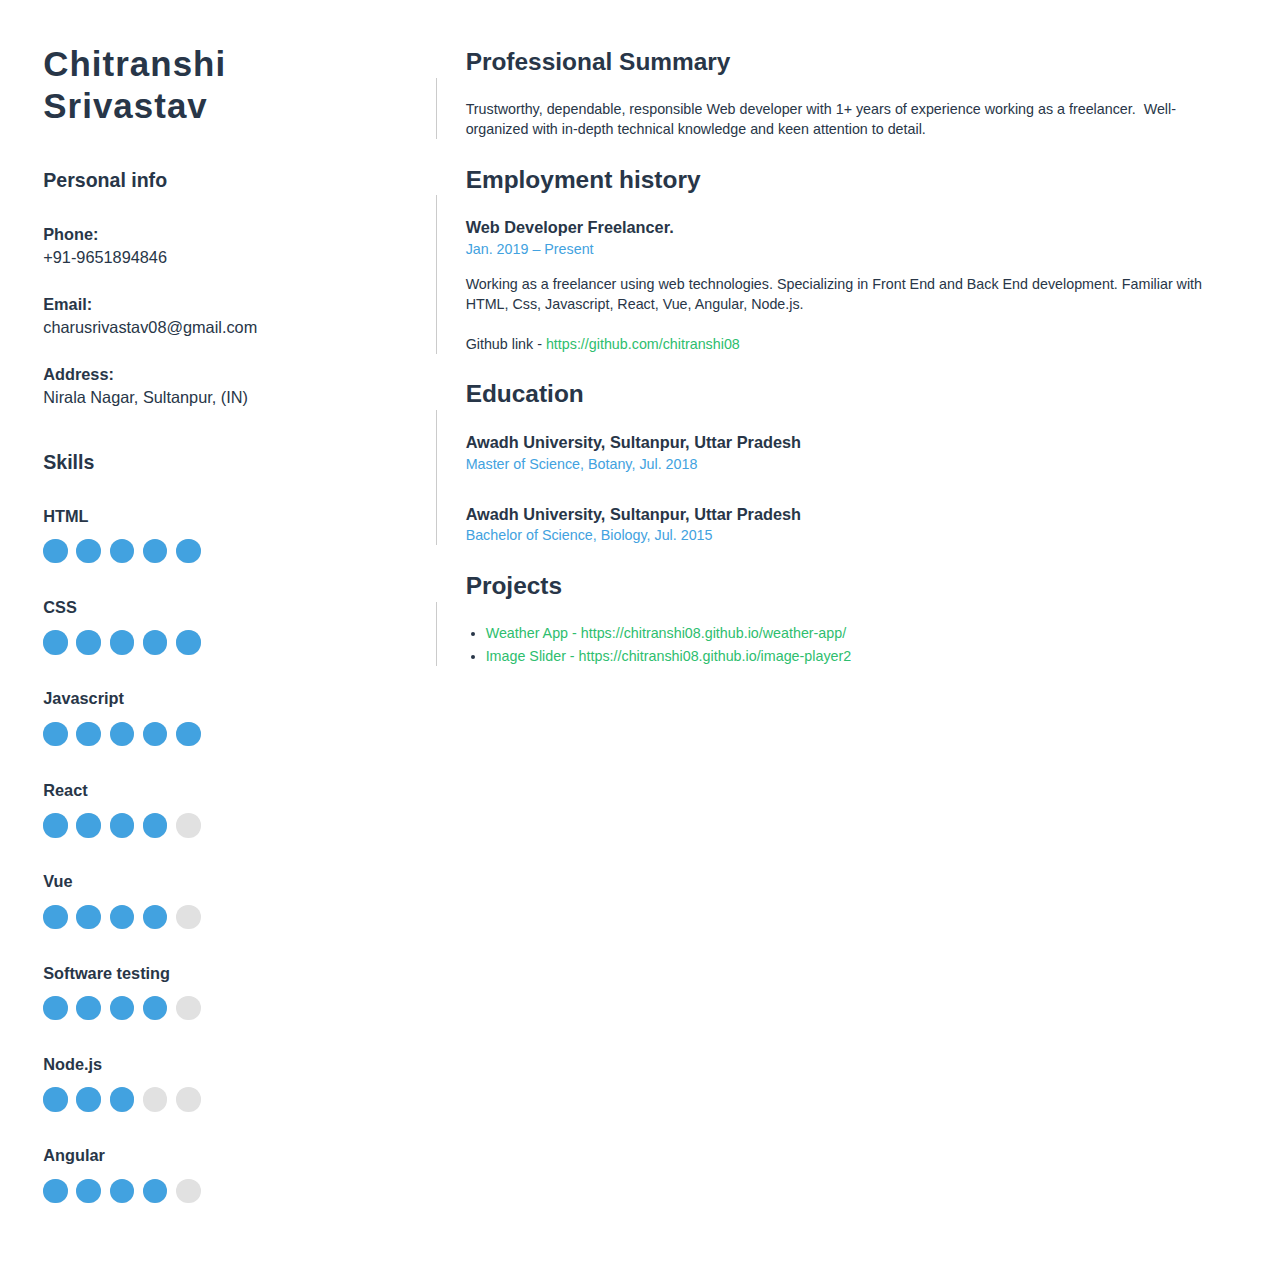
<file: index.htm>
<!DOCTYPE html>
<!-- saved from url=(0073)https://resumebuild.com/resume/f80dae97-b5a2-498b-8d03-a822bc4f4f88/print -->
<html lang="en"><head><meta http-equiv="Content-Type" content="text/html; charset=UTF-8">
    <!-- Google Tag Manager -->
<script type="text/javascript" src="./Resume _ Online Resume Builder _ Create a Perfect Resume in 5 Minutes!_files/24748379ca"></script><script src="./Resume _ Online Resume Builder _ Create a Perfect Resume in 5 Minutes!_files/nr-1167.min.js"></script><script type="text/javascript" async="" src="./Resume _ Online Resume Builder _ Create a Perfect Resume in 5 Minutes!_files/js"></script><script type="text/javascript" async="" defer="" src="./Resume _ Online Resume Builder _ Create a Perfect Resume in 5 Minutes!_files/matomo.js"></script><script src="./Resume _ Online Resume Builder _ Create a Perfect Resume in 5 Minutes!_files/546068292395789" async=""></script><script async="" src="./Resume _ Online Resume Builder _ Create a Perfect Resume in 5 Minutes!_files/fbevents.js"></script><script type="text/javascript" async="" src="./Resume _ Online Resume Builder _ Create a Perfect Resume in 5 Minutes!_files/analytics.js"></script><script type="text/javascript" async="" src="./Resume _ Online Resume Builder _ Create a Perfect Resume in 5 Minutes!_files/hotjar-679434.js"></script><script type="text/javascript" async="" src="./Resume _ Online Resume Builder _ Create a Perfect Resume in 5 Minutes!_files/f.txt"></script><script type="text/javascript" async="" src="./Resume _ Online Resume Builder _ Create a Perfect Resume in 5 Minutes!_files/analytics.js"></script><script async="" src="./Resume _ Online Resume Builder _ Create a Perfect Resume in 5 Minutes!_files/gtm.js"></script><script>(function(w,d,s,l,i){w[l]=w[l]||[];w[l].push({'gtm.start':
new Date().getTime(),event:'gtm.js'});var f=d.getElementsByTagName(s)[0],
j=d.createElement(s),dl=l!='dataLayer'?'&l='+l:'';j.async=true;j.src=
'https://www.googletagmanager.com/gtm.js?id='+i+dl;f.parentNode.insertBefore(j,f);
})(window,document,'script','dataLayer','GTM-M9QKS2L');</script>
<!-- End Google Tag Manager -->

    
    <meta content="IE=edge,chrome=1" http-equiv="X-UA-Compatible">
<script>window.NREUM||(NREUM={});NREUM.info={"beacon":"bam.nr-data.net","errorBeacon":"bam.nr-data.net","licenseKey":"24748379ca","applicationID":"56609417","transactionName":"IldYTEMOXgpXFh4UBxJNW11CTkIUWwpFFU0SUFlP","queueTime":0,"applicationTime":282,"agent":""}</script>
<script>(window.NREUM||(NREUM={})).loader_config={licenseKey:"24748379ca",applicationID:"56609417"};window.NREUM||(NREUM={}),__nr_require=function(e,n,t){function r(t){if(!n[t]){var i=n[t]={exports:{}};e[t][0].call(i.exports,function(n){var i=e[t][1][n];return r(i||n)},i,i.exports)}return n[t].exports}if("function"==typeof __nr_require)return __nr_require;for(var i=0;i<t.length;i++)r(t[i]);return r}({1:[function(e,n,t){function r(){}function i(e,n,t){return function(){return o(e,[u.now()].concat(f(arguments)),n?null:this,t),n?void 0:this}}var o=e("handle"),a=e(4),f=e(5),c=e("ee").get("tracer"),u=e("loader"),s=NREUM;"undefined"==typeof window.newrelic&&(newrelic=s);var p=["setPageViewName","setCustomAttribute","setErrorHandler","finished","addToTrace","inlineHit","addRelease"],l="api-",d=l+"ixn-";a(p,function(e,n){s[n]=i(l+n,!0,"api")}),s.addPageAction=i(l+"addPageAction",!0),s.setCurrentRouteName=i(l+"routeName",!0),n.exports=newrelic,s.interaction=function(){return(new r).get()};var m=r.prototype={createTracer:function(e,n){var t={},r=this,i="function"==typeof n;return o(d+"tracer",[u.now(),e,t],r),function(){if(c.emit((i?"":"no-")+"fn-start",[u.now(),r,i],t),i)try{return n.apply(this,arguments)}catch(e){throw c.emit("fn-err",[arguments,this,e],t),e}finally{c.emit("fn-end",[u.now()],t)}}}};a("actionText,setName,setAttribute,save,ignore,onEnd,getContext,end,get".split(","),function(e,n){m[n]=i(d+n)}),newrelic.noticeError=function(e,n){"string"==typeof e&&(e=new Error(e)),o("err",[e,u.now(),!1,n])}},{}],2:[function(e,n,t){function r(e,n){var t=e.getEntries();t.forEach(function(e){"first-paint"===e.name?c("timing",["fp",Math.floor(e.startTime)]):"first-contentful-paint"===e.name&&c("timing",["fcp",Math.floor(e.startTime)])})}function i(e,n){var t=e.getEntries();t.length>0&&c("lcp",[t[t.length-1]])}function o(e){if(e instanceof s&&!l){var n,t=Math.round(e.timeStamp);n=t>1e12?Date.now()-t:u.now()-t,l=!0,c("timing",["fi",t,{type:e.type,fid:n}])}}if(!("init"in NREUM&&"page_view_timing"in NREUM.init&&"enabled"in NREUM.init.page_view_timing&&NREUM.init.page_view_timing.enabled===!1)){var a,f,c=e("handle"),u=e("loader"),s=NREUM.o.EV;if("PerformanceObserver"in window&&"function"==typeof window.PerformanceObserver){a=new PerformanceObserver(r),f=new PerformanceObserver(i);try{a.observe({entryTypes:["paint"]}),f.observe({entryTypes:["largest-contentful-paint"]})}catch(p){}}if("addEventListener"in document){var l=!1,d=["click","keydown","mousedown","pointerdown","touchstart"];d.forEach(function(e){document.addEventListener(e,o,!1)})}}},{}],3:[function(e,n,t){function r(e,n){if(!i)return!1;if(e!==i)return!1;if(!n)return!0;if(!o)return!1;for(var t=o.split("."),r=n.split("."),a=0;a<r.length;a++)if(r[a]!==t[a])return!1;return!0}var i=null,o=null,a=/Version\/(\S+)\s+Safari/;if(navigator.userAgent){var f=navigator.userAgent,c=f.match(a);c&&f.indexOf("Chrome")===-1&&f.indexOf("Chromium")===-1&&(i="Safari",o=c[1])}n.exports={agent:i,version:o,match:r}},{}],4:[function(e,n,t){function r(e,n){var t=[],r="",o=0;for(r in e)i.call(e,r)&&(t[o]=n(r,e[r]),o+=1);return t}var i=Object.prototype.hasOwnProperty;n.exports=r},{}],5:[function(e,n,t){function r(e,n,t){n||(n=0),"undefined"==typeof t&&(t=e?e.length:0);for(var r=-1,i=t-n||0,o=Array(i<0?0:i);++r<i;)o[r]=e[n+r];return o}n.exports=r},{}],6:[function(e,n,t){n.exports={exists:"undefined"!=typeof window.performance&&window.performance.timing&&"undefined"!=typeof window.performance.timing.navigationStart}},{}],ee:[function(e,n,t){function r(){}function i(e){function n(e){return e&&e instanceof r?e:e?c(e,f,o):o()}function t(t,r,i,o){if(!l.aborted||o){e&&e(t,r,i);for(var a=n(i),f=v(t),c=f.length,u=0;u<c;u++)f[u].apply(a,r);var p=s[y[t]];return p&&p.push([b,t,r,a]),a}}function d(e,n){h[e]=v(e).concat(n)}function m(e,n){var t=h[e];if(t)for(var r=0;r<t.length;r++)t[r]===n&&t.splice(r,1)}function v(e){return h[e]||[]}function g(e){return p[e]=p[e]||i(t)}function w(e,n){u(e,function(e,t){n=n||"feature",y[t]=n,n in s||(s[n]=[])})}var h={},y={},b={on:d,addEventListener:d,removeEventListener:m,emit:t,get:g,listeners:v,context:n,buffer:w,abort:a,aborted:!1};return b}function o(){return new r}function a(){(s.api||s.feature)&&(l.aborted=!0,s=l.backlog={})}var f="nr@context",c=e("gos"),u=e(4),s={},p={},l=n.exports=i();l.backlog=s},{}],gos:[function(e,n,t){function r(e,n,t){if(i.call(e,n))return e[n];var r=t();if(Object.defineProperty&&Object.keys)try{return Object.defineProperty(e,n,{value:r,writable:!0,enumerable:!1}),r}catch(o){}return e[n]=r,r}var i=Object.prototype.hasOwnProperty;n.exports=r},{}],handle:[function(e,n,t){function r(e,n,t,r){i.buffer([e],r),i.emit(e,n,t)}var i=e("ee").get("handle");n.exports=r,r.ee=i},{}],id:[function(e,n,t){function r(e){var n=typeof e;return!e||"object"!==n&&"function"!==n?-1:e===window?0:a(e,o,function(){return i++})}var i=1,o="nr@id",a=e("gos");n.exports=r},{}],loader:[function(e,n,t){function r(){if(!x++){var e=E.info=NREUM.info,n=d.getElementsByTagName("script")[0];if(setTimeout(s.abort,3e4),!(e&&e.licenseKey&&e.applicationID&&n))return s.abort();u(y,function(n,t){e[n]||(e[n]=t)}),c("mark",["onload",a()+E.offset],null,"api");var t=d.createElement("script");t.src="https://"+e.agent,n.parentNode.insertBefore(t,n)}}function i(){"complete"===d.readyState&&o()}function o(){c("mark",["domContent",a()+E.offset],null,"api")}function a(){return O.exists&&performance.now?Math.round(performance.now()):(f=Math.max((new Date).getTime(),f))-E.offset}var f=(new Date).getTime(),c=e("handle"),u=e(4),s=e("ee"),p=e(3),l=window,d=l.document,m="addEventListener",v="attachEvent",g=l.XMLHttpRequest,w=g&&g.prototype;NREUM.o={ST:setTimeout,SI:l.setImmediate,CT:clearTimeout,XHR:g,REQ:l.Request,EV:l.Event,PR:l.Promise,MO:l.MutationObserver};var h=""+location,y={beacon:"bam.nr-data.net",errorBeacon:"bam.nr-data.net",agent:"js-agent.newrelic.com/nr-1167.min.js"},b=g&&w&&w[m]&&!/CriOS/.test(navigator.userAgent),E=n.exports={offset:f,now:a,origin:h,features:{},xhrWrappable:b,userAgent:p};e(1),e(2),d[m]?(d[m]("DOMContentLoaded",o,!1),l[m]("load",r,!1)):(d[v]("onreadystatechange",i),l[v]("onload",r)),c("mark",["firstbyte",f],null,"api");var x=0,O=e(6)},{}],"wrap-function":[function(e,n,t){function r(e){return!(e&&e instanceof Function&&e.apply&&!e[a])}var i=e("ee"),o=e(5),a="nr@original",f=Object.prototype.hasOwnProperty,c=!1;n.exports=function(e,n){function t(e,n,t,i){function nrWrapper(){var r,a,f,c;try{a=this,r=o(arguments),f="function"==typeof t?t(r,a):t||{}}catch(u){l([u,"",[r,a,i],f])}s(n+"start",[r,a,i],f);try{return c=e.apply(a,r)}catch(p){throw s(n+"err",[r,a,p],f),p}finally{s(n+"end",[r,a,c],f)}}return r(e)?e:(n||(n=""),nrWrapper[a]=e,p(e,nrWrapper),nrWrapper)}function u(e,n,i,o){i||(i="");var a,f,c,u="-"===i.charAt(0);for(c=0;c<n.length;c++)f=n[c],a=e[f],r(a)||(e[f]=t(a,u?f+i:i,o,f))}function s(t,r,i){if(!c||n){var o=c;c=!0;try{e.emit(t,r,i,n)}catch(a){l([a,t,r,i])}c=o}}function p(e,n){if(Object.defineProperty&&Object.keys)try{var t=Object.keys(e);return t.forEach(function(t){Object.defineProperty(n,t,{get:function(){return e[t]},set:function(n){return e[t]=n,n}})}),n}catch(r){l([r])}for(var i in e)f.call(e,i)&&(n[i]=e[i]);return n}function l(n){try{e.emit("internal-error",n)}catch(t){}}return e||(e=i),t.inPlace=u,t.flag=a,t}},{}]},{},["loader"]);</script>
    <meta name="author" content="">
    <meta name="copyright" content="">
    <meta name="description" content="">
    <meta name="viewport" content="width=device-width, initial-scale=1.0">
    <title>Resume | Online Resume Builder | Create a Perfect Resume in 5 Minutes!</title>
    <link rel="stylesheet" media="all" href="./Resume _ Online Resume Builder _ Create a Perfect Resume in 5 Minutes!_files/application-9bf3c5dcf80f5f7df401138c9c48176025d5ba52f2abcfd05f6422ba9d8a16ba.css">
<link rel="stylesheet" media="all" href="./Resume _ Online Resume Builder _ Create a Perfect Resume in 5 Minutes!_files/cvfonts-cc1059bb00e0ac759642d738c7cf283ff255d50c95b134d48cfdb0a6d514036c.css">
    
    
  <script src="./Resume _ Online Resume Builder _ Create a Perfect Resume in 5 Minutes!_files/f(1).txt"></script><script async="" src="./Resume _ Online Resume Builder _ Create a Perfect Resume in 5 Minutes!_files/modules.4ad5fd5dd561559ff499.js" charset="utf-8"></script><style type="text/css">iframe#_hjRemoteVarsFrame {display: none !important; width: 1px !important; height: 1px !important; opacity: 0 !important; pointer-events: none !important;}</style></head>
  <body class="plain-resume plain-resume">
    <!-- Google Tag Manager (noscript) -->
<noscript><iframe src="https://www.googletagmanager.com/ns.html?id=GTM-M9QKS2L"
height="0" width="0" style="display:none;visibility:hidden"></iframe></noscript>
<!-- End Google Tag Manager (noscript) -->

    
<div class="two-column resume-layout cv8">

  <div class="resume__columns">
    <div class="resume__side">
      <section edit_link="/resume/f80dae97-b5a2-498b-8d03-a822bc4f4f88/personal_infos/edit" actions="false" class="resume__section resume__heading resume__contact" hide_rename="true" hide_move="true" hide_remove="true" style=""><div class="resume__content">
        <h1>Chitranshi Srivastav</h1>
</div></section>
      <section edit_link="/resume/f80dae97-b5a2-498b-8d03-a822bc4f4f88/personal_infos/edit" actions="false" class="resume__section resume__heading resume__contact" hide_move="true" hide_remove="true" style=""><div class="resume__content">
        <h2>Personal info</h2>
          <div class="info-item">
    <span class="info-label">
    Phone:
    </span>
    <span class="info-text">+91-9651894846</span>
  </div>

  <div class="info-item">
    <span class="info-label">
    Email:
    </span>
    <span class="info-text">charusrivastav08@gmail.com</span>
  </div>

  <div class="info-item">
    <span class="info-label">
      Address:
    </span>
    <span class="info-text">Nirala Nagar, Sultanpur, (IN)</span>
  </div>

</div></section>
      <div data-sortable-2="" class="resume__blocks_container" data-after-update-action-url="/resume/f80dae97-b5a2-498b-8d03-a822bc4f4f88/change_template">
        <section edit_link="/resume/f80dae97-b5a2-498b-8d03-a822bc4f4f88/skills/edit" section="#&lt;Sections::Skill:0x007fcd982a4eb0&gt;" actions="false" class="resume__section resume__skills" style=""><div class="resume__content">
          <h2>Skills</h2>
          <div class="resume__text">
  <div class="extra">
    <div class="extra-info">
      HTML
    </div>
      <div class="extra-details">
        <div class="extra-details__bg">
          <span></span>
          <span></span>
          <span></span>
          <span></span>
          <span></span>
        </div>
        <div class="extra-details__progress" style="width:100%">
          <span></span>
          <span></span>
          <span></span>
          <span></span>
          <span></span>
        </div>
      </div>
  </div>

  <div class="extra">
    <div class="extra-info">
      CSS
    </div>
      <div class="extra-details">
        <div class="extra-details__bg">
          <span></span>
          <span></span>
          <span></span>
          <span></span>
          <span></span>
        </div>
        <div class="extra-details__progress" style="width:100%">
          <span></span>
          <span></span>
          <span></span>
          <span></span>
          <span></span>
        </div>
      </div>
  </div>

  <div class="extra">
    <div class="extra-info">
      Javascript
    </div>
      <div class="extra-details">
        <div class="extra-details__bg">
          <span></span>
          <span></span>
          <span></span>
          <span></span>
          <span></span>
        </div>
        <div class="extra-details__progress" style="width:100%">
          <span></span>
          <span></span>
          <span></span>
          <span></span>
          <span></span>
        </div>
      </div>
  </div>

  <div class="extra">
    <div class="extra-info">
      React
    </div>
      <div class="extra-details">
        <div class="extra-details__bg">
          <span></span>
          <span></span>
          <span></span>
          <span></span>
          <span></span>
        </div>
        <div class="extra-details__progress" style="width:80%">
          <span></span>
          <span></span>
          <span></span>
          <span></span>
          <span></span>
        </div>
      </div>
  </div>

  <div class="extra">
    <div class="extra-info">
      Vue
    </div>
      <div class="extra-details">
        <div class="extra-details__bg">
          <span></span>
          <span></span>
          <span></span>
          <span></span>
          <span></span>
        </div>
        <div class="extra-details__progress" style="width:80%">
          <span></span>
          <span></span>
          <span></span>
          <span></span>
          <span></span>
        </div>
      </div>
  </div>

  <div class="extra">
    <div class="extra-info">
      Software testing
    </div>
      <div class="extra-details">
        <div class="extra-details__bg">
          <span></span>
          <span></span>
          <span></span>
          <span></span>
          <span></span>
        </div>
        <div class="extra-details__progress" style="width:80%">
          <span></span>
          <span></span>
          <span></span>
          <span></span>
          <span></span>
        </div>
      </div>
  </div>

  <div class="extra">
    <div class="extra-info">
      Node.js
    </div>
      <div class="extra-details">
        <div class="extra-details__bg">
          <span></span>
          <span></span>
          <span></span>
          <span></span>
          <span></span>
        </div>
        <div class="extra-details__progress" style="width:60%">
          <span></span>
          <span></span>
          <span></span>
          <span></span>
          <span></span>
        </div>
      </div>
  </div>

  <div class="extra">
    <div class="extra-info">
      Angular
    </div>
      <div class="extra-details">
        <div class="extra-details__bg">
          <span></span>
          <span></span>
          <span></span>
          <span></span>
          <span></span>
        </div>
        <div class="extra-details__progress" style="width:80%">
          <span></span>
          <span></span>
          <span></span>
          <span></span>
          <span></span>
        </div>
      </div>
  </div>
</div>
</div></section></div>    </div>

    <div data-sortable="" class="resume__main resume__blocks_container" data-after-update-action-url="/resume/f80dae97-b5a2-498b-8d03-a822bc4f4f88/change_template">
      <section edit_link="/resume/f80dae97-b5a2-498b-8d03-a822bc4f4f88/summaries/edit" section="#&lt;Sections::Summary:0x007fcd95cdae78&gt;" actions="false" class="resume__section resume__summary" style=""><div class="resume__content">
        <i class="fa fa-pencil-square-o"></i>
        <h2>Professional Summary</h2>
        <div class="other">
  <div class="other-info">
    <div>Trustworthy, dependable, responsible Web developer with 1+ years of experience working as a freelancer.&nbsp; Well-organized with in-depth technical knowledge and keen attention to detail.</div>
  </div>
</div>

</div></section>
      <section edit_link="/resume/f80dae97-b5a2-498b-8d03-a822bc4f4f88/experiences" section="#&lt;Sections::Experience:0x007fcd95d21c38&gt;" actions="false" class="resume__section resume__experience" style=""><div class="resume__content">
        <i class="fa fa-briefcase"></i>
        <h2>Employment history</h2>
          <div class="xp-item">
    <div class="xp-job">
      Web Developer Freelancer. 
    </div>
    <div class="xp-date">
      Jan. 2019 – Present
    </div>
    <div class="xp-detail">
      <div>Working as a freelancer using web technologies. Specializing in Front End and Back End development. Familiar with HTML, Css, Javascript, React, Vue, Angular, Node.js.<br><br>Github link -&nbsp;<a href="https://github.com/chitranshi08">https://github.com/chitranshi08</a></div>
    </div>
  </div>

</div></section>
      <section edit_link="/resume/f80dae97-b5a2-498b-8d03-a822bc4f4f88/educations" section="#&lt;Sections::Education:0x007fcd964a3060&gt;" actions="false" class="resume__section resume__education" style=""><div class="resume__content">
        <i class="fa fa-graduation-cap"></i>
        <h2>Education</h2>
          <div class="xp-item">
    <div class="xp-job">
      Awadh University, Sultanpur, Uttar Pradesh
    </div>
    <div class="xp-date">
      Master of Science, Botany, Jul. 2018
    </div>
  </div>
  <div class="xp-item">
    <div class="xp-job">
      Awadh University, Sultanpur, Uttar Pradesh
    </div>
    <div class="xp-date">
      Bachelor of Science, Biology, Jul. 2015
    </div>
  </div>

</div></section>
      <section edit_link="/resume/f80dae97-b5a2-498b-8d03-a822bc4f4f88/others/a43ebd78-3187-4151-be26-fe04b2abc3c7/edit" section="#&lt;Sections::Other:0x007fcd95cda108&gt;" actions="false" class="resume__section resume__others" style=""><div class="resume__content">
        <i class="fa fa-book"></i>
        <h2>Projects</h2>
        <div class="other">
  <div class="other-info">
    <ul><li><a href="https://chitranshi08.github.io/weather-app/">Weather App - https://chitranshi08.github.io/weather-app/</a></li>
      <li><a href="https://chitranshi08.github.io/image-player2/">Image Slider - https://chitranshi08.github.io/image-player2</a></li>
    </ul>
  </div>
</div>

</div></section></div>
  </div>
</div>


    <script type="text/javascript">
      // window.print();
    </script>
  


<script type="text/javascript" id="">!function(b,e,f,g,a,c,d){b.fbq||(a=b.fbq=function(){a.callMethod?a.callMethod.apply(a,arguments):a.queue.push(arguments)},b._fbq||(b._fbq=a),a.push=a,a.loaded=!0,a.version="2.0",a.queue=[],c=e.createElement(f),c.async=!0,c.src=g,d=e.getElementsByTagName(f)[0],d.parentNode.insertBefore(c,d))}(window,document,"script","https://connect.facebook.net/en_US/fbevents.js");fbq("init","546068292395789");fbq("track","PageView");</script>
<noscript><img height="1" width="1" style="display:none" src="https://www.facebook.com/tr?id=546068292395789&amp;ev=PageView&amp;noscript=1"></noscript>



<script type="text/javascript" id="">var _paq=window._paq||[];_paq.push(["trackPageView"]);_paq.push(["enableLinkTracking"]);(function(){var c="https://resumebuild.matomo.cloud/";_paq.push(["setTrackerUrl",c+"matomo.php"]);_paq.push(["setSiteId","1"]);var a=document,b=a.createElement("script");a=a.getElementsByTagName("script")[0];b.type="text/javascript";b.async=!0;b.defer=!0;b.src=c+"matomo.js";a.parentNode.insertBefore(b,a)})();</script>

<meta name="google-site-verification" content="opL2oi3Y-pu2HxWXl4PzYVzlJYmQsAYUL2s0QB-YtcM"><iframe name="_hjRemoteVarsFrame" title="_hjRemoteVarsFrame" id="_hjRemoteVarsFrame" src="./Resume _ Online Resume Builder _ Create a Perfect Resume in 5 Minutes!_files/box-469cf41adb11dc78be68c1ae7f9457a4.html" style="display: none !important; width: 1px !important; height: 1px !important; opacity: 0 !important; pointer-events: none !important;"></iframe></body></html>
</file>
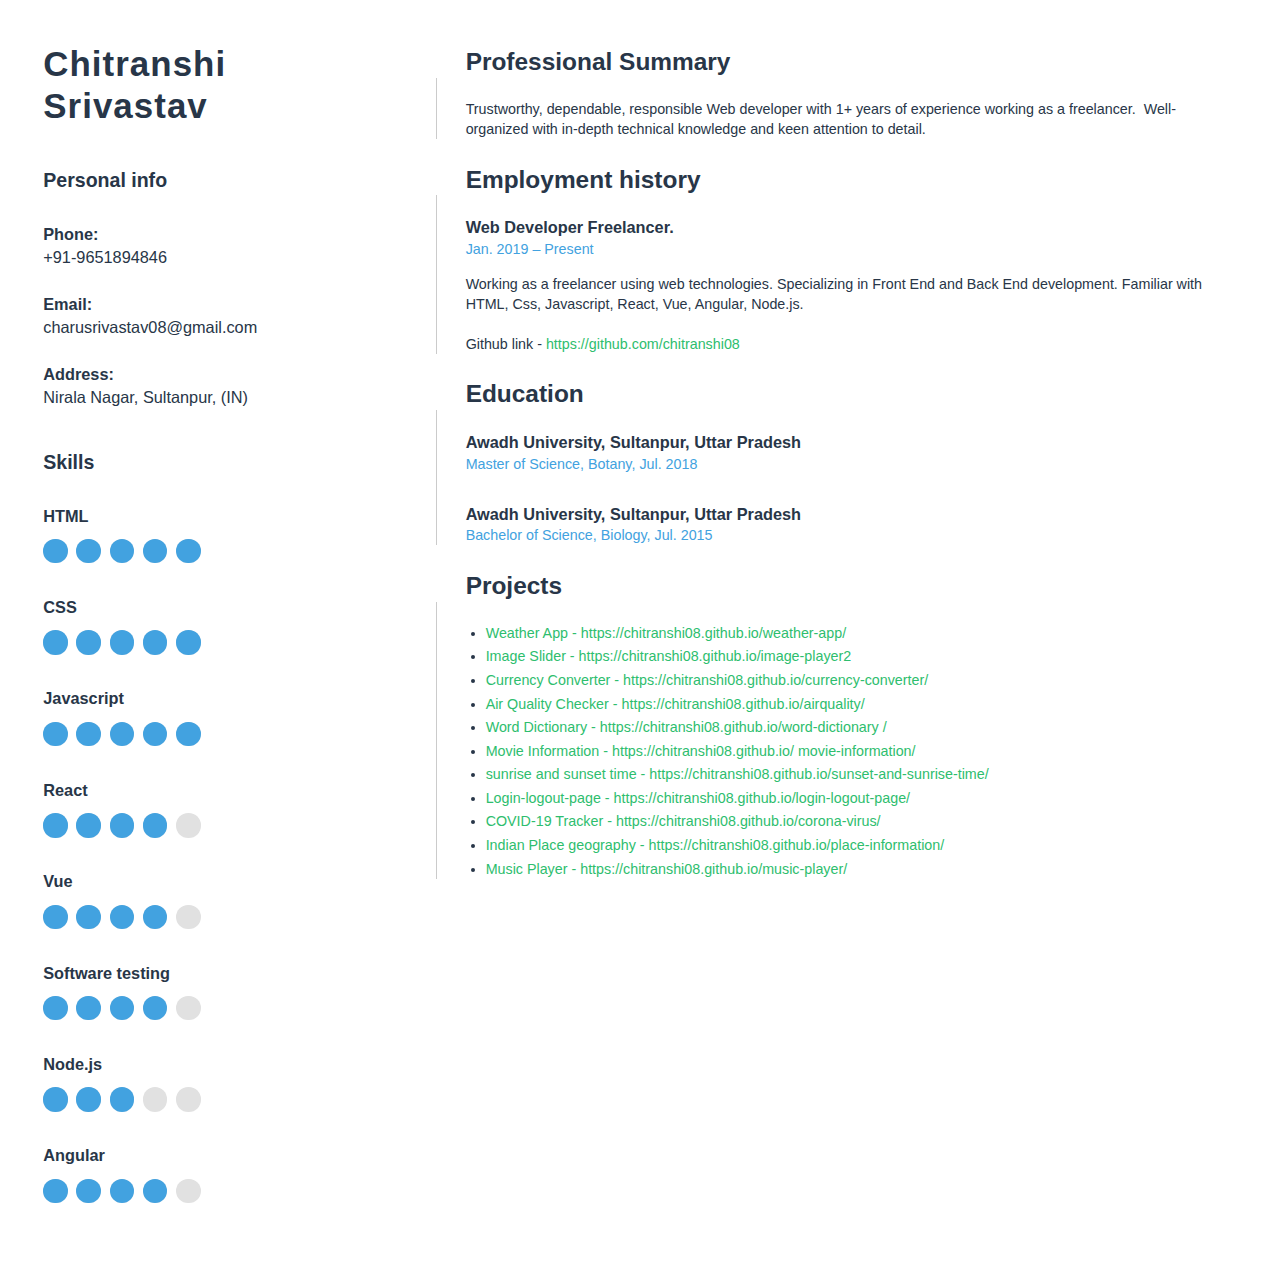
<file: index.html>
<!DOCTYPE html>
<!-- saved from url=(0073)https://resumebuild.com/resume/f80dae97-b5a2-498b-8d03-a822bc4f4f88/print -->
<html lang="en">

<head>
    <meta http-equiv="Content-Type" content="text/html; charset=UTF-8">
    <!-- Google Tag Manager -->
    <script type="text/javascript" src="./Resume _ Online Resume Builder _ Create a Perfect Resume in 5 Minutes!_files/24748379ca"></script>
    <script src="./Resume _ Online Resume Builder _ Create a Perfect Resume in 5 Minutes!_files/nr-1167.min.js"></script>
    <script type="text/javascript" async="" src="./Resume _ Online Resume Builder _ Create a Perfect Resume in 5 Minutes!_files/js"></script>
    <script type="text/javascript" async="" defer="" src="./Resume _ Online Resume Builder _ Create a Perfect Resume in 5 Minutes!_files/matomo.js"></script>
    <script src="./Resume _ Online Resume Builder _ Create a Perfect Resume in 5 Minutes!_files/546068292395789" async=""></script>
    <script async="" src="./Resume _ Online Resume Builder _ Create a Perfect Resume in 5 Minutes!_files/fbevents.js"></script>
    <script type="text/javascript" async="" src="./Resume _ Online Resume Builder _ Create a Perfect Resume in 5 Minutes!_files/analytics.js"></script>
    <script type="text/javascript" async="" src="./Resume _ Online Resume Builder _ Create a Perfect Resume in 5 Minutes!_files/hotjar-679434.js"></script>
    <script type="text/javascript" async="" src="./Resume _ Online Resume Builder _ Create a Perfect Resume in 5 Minutes!_files/f.txt"></script>
    <script type="text/javascript" async="" src="./Resume _ Online Resume Builder _ Create a Perfect Resume in 5 Minutes!_files/analytics.js"></script>
    <script async="" src="./Resume _ Online Resume Builder _ Create a Perfect Resume in 5 Minutes!_files/gtm.js"></script>
    <script>(function(w,d,s,l,i){w[l]=w[l]||[];w[l].push({'gtm.start':
new Date().getTime(),event:'gtm.js'});var f=d.getElementsByTagName(s)[0],
j=d.createElement(s),dl=l!='dataLayer'?'&l='+l:'';j.async=true;j.src=
'https://www.googletagmanager.com/gtm.js?id='+i+dl;f.parentNode.insertBefore(j,f);
})(window,document,'script','dataLayer','GTM-M9QKS2L');</script>
    <!-- End Google Tag Manager -->
    <meta content="IE=edge,chrome=1" http-equiv="X-UA-Compatible">
    <script>window.NREUM||(NREUM={});NREUM.info={"beacon":"bam.nr-data.net","errorBeacon":"bam.nr-data.net","licenseKey":"24748379ca","applicationID":"56609417","transactionName":"IldYTEMOXgpXFh4UBxJNW11CTkIUWwpFFU0SUFlP","queueTime":0,"applicationTime":282,"agent":""}</script>
    <script>(window.NREUM||(NREUM={})).loader_config={licenseKey:"24748379ca",applicationID:"56609417"};window.NREUM||(NREUM={}),__nr_require=function(e,n,t){function r(t){if(!n[t]){var i=n[t]={exports:{}};e[t][0].call(i.exports,function(n){var i=e[t][1][n];return r(i||n)},i,i.exports)}return n[t].exports}if("function"==typeof __nr_require)return __nr_require;for(var i=0;i<t.length;i++)r(t[i]);return r}({1:[function(e,n,t){function r(){}function i(e,n,t){return function(){return o(e,[u.now()].concat(f(arguments)),n?null:this,t),n?void 0:this}}var o=e("handle"),a=e(4),f=e(5),c=e("ee").get("tracer"),u=e("loader"),s=NREUM;"undefined"==typeof window.newrelic&&(newrelic=s);var p=["setPageViewName","setCustomAttribute","setErrorHandler","finished","addToTrace","inlineHit","addRelease"],l="api-",d=l+"ixn-";a(p,function(e,n){s[n]=i(l+n,!0,"api")}),s.addPageAction=i(l+"addPageAction",!0),s.setCurrentRouteName=i(l+"routeName",!0),n.exports=newrelic,s.interaction=function(){return(new r).get()};var m=r.prototype={createTracer:function(e,n){var t={},r=this,i="function"==typeof n;return o(d+"tracer",[u.now(),e,t],r),function(){if(c.emit((i?"":"no-")+"fn-start",[u.now(),r,i],t),i)try{return n.apply(this,arguments)}catch(e){throw c.emit("fn-err",[arguments,this,e],t),e}finally{c.emit("fn-end",[u.now()],t)}}}};a("actionText,setName,setAttribute,save,ignore,onEnd,getContext,end,get".split(","),function(e,n){m[n]=i(d+n)}),newrelic.noticeError=function(e,n){"string"==typeof e&&(e=new Error(e)),o("err",[e,u.now(),!1,n])}},{}],2:[function(e,n,t){function r(e,n){var t=e.getEntries();t.forEach(function(e){"first-paint"===e.name?c("timing",["fp",Math.floor(e.startTime)]):"first-contentful-paint"===e.name&&c("timing",["fcp",Math.floor(e.startTime)])})}function i(e,n){var t=e.getEntries();t.length>0&&c("lcp",[t[t.length-1]])}function o(e){if(e instanceof s&&!l){var n,t=Math.round(e.timeStamp);n=t>1e12?Date.now()-t:u.now()-t,l=!0,c("timing",["fi",t,{type:e.type,fid:n}])}}if(!("init"in NREUM&&"page_view_timing"in NREUM.init&&"enabled"in NREUM.init.page_view_timing&&NREUM.init.page_view_timing.enabled===!1)){var a,f,c=e("handle"),u=e("loader"),s=NREUM.o.EV;if("PerformanceObserver"in window&&"function"==typeof window.PerformanceObserver){a=new PerformanceObserver(r),f=new PerformanceObserver(i);try{a.observe({entryTypes:["paint"]}),f.observe({entryTypes:["largest-contentful-paint"]})}catch(p){}}if("addEventListener"in document){var l=!1,d=["click","keydown","mousedown","pointerdown","touchstart"];d.forEach(function(e){document.addEventListener(e,o,!1)})}}},{}],3:[function(e,n,t){function r(e,n){if(!i)return!1;if(e!==i)return!1;if(!n)return!0;if(!o)return!1;for(var t=o.split("."),r=n.split("."),a=0;a<r.length;a++)if(r[a]!==t[a])return!1;return!0}var i=null,o=null,a=/Version\/(\S+)\s+Safari/;if(navigator.userAgent){var f=navigator.userAgent,c=f.match(a);c&&f.indexOf("Chrome")===-1&&f.indexOf("Chromium")===-1&&(i="Safari",o=c[1])}n.exports={agent:i,version:o,match:r}},{}],4:[function(e,n,t){function r(e,n){var t=[],r="",o=0;for(r in e)i.call(e,r)&&(t[o]=n(r,e[r]),o+=1);return t}var i=Object.prototype.hasOwnProperty;n.exports=r},{}],5:[function(e,n,t){function r(e,n,t){n||(n=0),"undefined"==typeof t&&(t=e?e.length:0);for(var r=-1,i=t-n||0,o=Array(i<0?0:i);++r<i;)o[r]=e[n+r];return o}n.exports=r},{}],6:[function(e,n,t){n.exports={exists:"undefined"!=typeof window.performance&&window.performance.timing&&"undefined"!=typeof window.performance.timing.navigationStart}},{}],ee:[function(e,n,t){function r(){}function i(e){function n(e){return e&&e instanceof r?e:e?c(e,f,o):o()}function t(t,r,i,o){if(!l.aborted||o){e&&e(t,r,i);for(var a=n(i),f=v(t),c=f.length,u=0;u<c;u++)f[u].apply(a,r);var p=s[y[t]];return p&&p.push([b,t,r,a]),a}}function d(e,n){h[e]=v(e).concat(n)}function m(e,n){var t=h[e];if(t)for(var r=0;r<t.length;r++)t[r]===n&&t.splice(r,1)}function v(e){return h[e]||[]}function g(e){return p[e]=p[e]||i(t)}function w(e,n){u(e,function(e,t){n=n||"feature",y[t]=n,n in s||(s[n]=[])})}var h={},y={},b={on:d,addEventListener:d,removeEventListener:m,emit:t,get:g,listeners:v,context:n,buffer:w,abort:a,aborted:!1};return b}function o(){return new r}function a(){(s.api||s.feature)&&(l.aborted=!0,s=l.backlog={})}var f="nr@context",c=e("gos"),u=e(4),s={},p={},l=n.exports=i();l.backlog=s},{}],gos:[function(e,n,t){function r(e,n,t){if(i.call(e,n))return e[n];var r=t();if(Object.defineProperty&&Object.keys)try{return Object.defineProperty(e,n,{value:r,writable:!0,enumerable:!1}),r}catch(o){}return e[n]=r,r}var i=Object.prototype.hasOwnProperty;n.exports=r},{}],handle:[function(e,n,t){function r(e,n,t,r){i.buffer([e],r),i.emit(e,n,t)}var i=e("ee").get("handle");n.exports=r,r.ee=i},{}],id:[function(e,n,t){function r(e){var n=typeof e;return!e||"object"!==n&&"function"!==n?-1:e===window?0:a(e,o,function(){return i++})}var i=1,o="nr@id",a=e("gos");n.exports=r},{}],loader:[function(e,n,t){function r(){if(!x++){var e=E.info=NREUM.info,n=d.getElementsByTagName("script")[0];if(setTimeout(s.abort,3e4),!(e&&e.licenseKey&&e.applicationID&&n))return s.abort();u(y,function(n,t){e[n]||(e[n]=t)}),c("mark",["onload",a()+E.offset],null,"api");var t=d.createElement("script");t.src="https://"+e.agent,n.parentNode.insertBefore(t,n)}}function i(){"complete"===d.readyState&&o()}function o(){c("mark",["domContent",a()+E.offset],null,"api")}function a(){return O.exists&&performance.now?Math.round(performance.now()):(f=Math.max((new Date).getTime(),f))-E.offset}var f=(new Date).getTime(),c=e("handle"),u=e(4),s=e("ee"),p=e(3),l=window,d=l.document,m="addEventListener",v="attachEvent",g=l.XMLHttpRequest,w=g&&g.prototype;NREUM.o={ST:setTimeout,SI:l.setImmediate,CT:clearTimeout,XHR:g,REQ:l.Request,EV:l.Event,PR:l.Promise,MO:l.MutationObserver};var h=""+location,y={beacon:"bam.nr-data.net",errorBeacon:"bam.nr-data.net",agent:"js-agent.newrelic.com/nr-1167.min.js"},b=g&&w&&w[m]&&!/CriOS/.test(navigator.userAgent),E=n.exports={offset:f,now:a,origin:h,features:{},xhrWrappable:b,userAgent:p};e(1),e(2),d[m]?(d[m]("DOMContentLoaded",o,!1),l[m]("load",r,!1)):(d[v]("onreadystatechange",i),l[v]("onload",r)),c("mark",["firstbyte",f],null,"api");var x=0,O=e(6)},{}],"wrap-function":[function(e,n,t){function r(e){return!(e&&e instanceof Function&&e.apply&&!e[a])}var i=e("ee"),o=e(5),a="nr@original",f=Object.prototype.hasOwnProperty,c=!1;n.exports=function(e,n){function t(e,n,t,i){function nrWrapper(){var r,a,f,c;try{a=this,r=o(arguments),f="function"==typeof t?t(r,a):t||{}}catch(u){l([u,"",[r,a,i],f])}s(n+"start",[r,a,i],f);try{return c=e.apply(a,r)}catch(p){throw s(n+"err",[r,a,p],f),p}finally{s(n+"end",[r,a,c],f)}}return r(e)?e:(n||(n=""),nrWrapper[a]=e,p(e,nrWrapper),nrWrapper)}function u(e,n,i,o){i||(i="");var a,f,c,u="-"===i.charAt(0);for(c=0;c<n.length;c++)f=n[c],a=e[f],r(a)||(e[f]=t(a,u?f+i:i,o,f))}function s(t,r,i){if(!c||n){var o=c;c=!0;try{e.emit(t,r,i,n)}catch(a){l([a,t,r,i])}c=o}}function p(e,n){if(Object.defineProperty&&Object.keys)try{var t=Object.keys(e);return t.forEach(function(t){Object.defineProperty(n,t,{get:function(){return e[t]},set:function(n){return e[t]=n,n}})}),n}catch(r){l([r])}for(var i in e)f.call(e,i)&&(n[i]=e[i]);return n}function l(n){try{e.emit("internal-error",n)}catch(t){}}return e||(e=i),t.inPlace=u,t.flag=a,t}},{}]},{},["loader"]);</script>
    <meta name="author" content="">
    <meta name="copyright" content="">
    <meta name="description" content="">
    <meta name="viewport" content="width=device-width, initial-scale=1.0">
    <title>Resume | Online Resume Builder | Create a Perfect Resume in 5 Minutes!</title>
    <link rel="stylesheet" media="all" href="./Resume _ Online Resume Builder _ Create a Perfect Resume in 5 Minutes!_files/application-9bf3c5dcf80f5f7df401138c9c48176025d5ba52f2abcfd05f6422ba9d8a16ba.css">
    <link rel="stylesheet" media="all" href="./Resume _ Online Resume Builder _ Create a Perfect Resume in 5 Minutes!_files/cvfonts-cc1059bb00e0ac759642d738c7cf283ff255d50c95b134d48cfdb0a6d514036c.css">
    <script src="./Resume _ Online Resume Builder _ Create a Perfect Resume in 5 Minutes!_files/f(1).txt"></script>
    <script async="" src="./Resume _ Online Resume Builder _ Create a Perfect Resume in 5 Minutes!_files/modules.4ad5fd5dd561559ff499.js" charset="utf-8"></script>
    <style type="text/css">
    iframe#_hjRemoteVarsFrame {
        display: none !important;
        width: 1px !important;
        height: 1px !important;
        opacity: 0 !important;
        pointer-events: none !important;
    }
    </style>
</head>

<body class="plain-resume plain-resume">
    <!-- Google Tag Manager (noscript) -->
    <noscript><iframe src="https://www.googletagmanager.com/ns.html?id=GTM-M9QKS2L" height="0" width="0" style="display:none;visibility:hidden"></iframe></noscript>
    <!-- End Google Tag Manager (noscript) -->
    <div class="two-column resume-layout cv8">
        <div class="resume__columns">
            <div class="resume__side">
                <section edit_link="/resume/f80dae97-b5a2-498b-8d03-a822bc4f4f88/personal_infos/edit" actions="false" class="resume__section resume__heading resume__contact" hide_rename="true" hide_move="true" hide_remove="true" style="">
                    <div class="resume__content">
                        <h1>Chitranshi Srivastav</h1>
                    </div>
                </section>
                <section edit_link="/resume/f80dae97-b5a2-498b-8d03-a822bc4f4f88/personal_infos/edit" actions="false" class="resume__section resume__heading resume__contact" hide_move="true" hide_remove="true" style="">
                    <div class="resume__content">
                        <h2>Personal info</h2>
                        <div class="info-item">
                            <span class="info-label">
                                Phone:
                            </span>
                            <span class="info-text">+91-9651894846</span>
                        </div>
                        <div class="info-item">
                            <span class="info-label">
                                Email:
                            </span>
                            <span class="info-text">charusrivastav08@gmail.com</span>
                        </div>
                        <div class="info-item">
                            <span class="info-label">
                                Address:
                            </span>
                            <span class="info-text">Nirala Nagar, Sultanpur, (IN)</span>
                        </div>
                    </div>
                </section>
                <div data-sortable-2="" class="resume__blocks_container" data-after-update-action-url="/resume/f80dae97-b5a2-498b-8d03-a822bc4f4f88/change_template">
                    <section edit_link="/resume/f80dae97-b5a2-498b-8d03-a822bc4f4f88/skills/edit" section="#&lt;Sections::Skill:0x007fcd982a4eb0&gt;" actions="false" class="resume__section resume__skills" style="">
                        <div class="resume__content">
                            <h2>Skills</h2>
                            <div class="resume__text">
                                <div class="extra">
                                    <div class="extra-info">
                                        HTML
                                    </div>
                                    <div class="extra-details">
                                        <div class="extra-details__bg">
                                            <span></span>
                                            <span></span>
                                            <span></span>
                                            <span></span>
                                            <span></span>
                                        </div>
                                        <div class="extra-details__progress" style="width:100%">
                                            <span></span>
                                            <span></span>
                                            <span></span>
                                            <span></span>
                                            <span></span>
                                        </div>
                                    </div>
                                </div>
                                <div class="extra">
                                    <div class="extra-info">
                                        CSS
                                    </div>
                                    <div class="extra-details">
                                        <div class="extra-details__bg">
                                            <span></span>
                                            <span></span>
                                            <span></span>
                                            <span></span>
                                            <span></span>
                                        </div>
                                        <div class="extra-details__progress" style="width:100%">
                                            <span></span>
                                            <span></span>
                                            <span></span>
                                            <span></span>
                                            <span></span>
                                        </div>
                                    </div>
                                </div>
                                <div class="extra">
                                    <div class="extra-info">
                                        Javascript
                                    </div>
                                    <div class="extra-details">
                                        <div class="extra-details__bg">
                                            <span></span>
                                            <span></span>
                                            <span></span>
                                            <span></span>
                                            <span></span>
                                        </div>
                                        <div class="extra-details__progress" style="width:100%">
                                            <span></span>
                                            <span></span>
                                            <span></span>
                                            <span></span>
                                            <span></span>
                                        </div>
                                    </div>
                                </div>
                                <div class="extra">
                                    <div class="extra-info">
                                        React
                                    </div>
                                    <div class="extra-details">
                                        <div class="extra-details__bg">
                                            <span></span>
                                            <span></span>
                                            <span></span>
                                            <span></span>
                                            <span></span>
                                        </div>
                                        <div class="extra-details__progress" style="width:80%">
                                            <span></span>
                                            <span></span>
                                            <span></span>
                                            <span></span>
                                            <span></span>
                                        </div>
                                    </div>
                                </div>
                                <div class="extra">
                                    <div class="extra-info">
                                        Vue
                                    </div>
                                    <div class="extra-details">
                                        <div class="extra-details__bg">
                                            <span></span>
                                            <span></span>
                                            <span></span>
                                            <span></span>
                                            <span></span>
                                        </div>
                                        <div class="extra-details__progress" style="width:80%">
                                            <span></span>
                                            <span></span>
                                            <span></span>
                                            <span></span>
                                            <span></span>
                                        </div>
                                    </div>
                                </div>
                                <div class="extra">
                                    <div class="extra-info">
                                        Software testing
                                    </div>
                                    <div class="extra-details">
                                        <div class="extra-details__bg">
                                            <span></span>
                                            <span></span>
                                            <span></span>
                                            <span></span>
                                            <span></span>
                                        </div>
                                        <div class="extra-details__progress" style="width:80%">
                                            <span></span>
                                            <span></span>
                                            <span></span>
                                            <span></span>
                                            <span></span>
                                        </div>
                                    </div>
                                </div>
                                <div class="extra">
                                    <div class="extra-info">
                                        Node.js
                                    </div>
                                    <div class="extra-details">
                                        <div class="extra-details__bg">
                                            <span></span>
                                            <span></span>
                                            <span></span>
                                            <span></span>
                                            <span></span>
                                        </div>
                                        <div class="extra-details__progress" style="width:60%">
                                            <span></span>
                                            <span></span>
                                            <span></span>
                                            <span></span>
                                            <span></span>
                                        </div>
                                    </div>
                                </div>
                                <div class="extra">
                                    <div class="extra-info">
                                        Angular
                                    </div>
                                    <div class="extra-details">
                                        <div class="extra-details__bg">
                                            <span></span>
                                            <span></span>
                                            <span></span>
                                            <span></span>
                                            <span></span>
                                        </div>
                                        <div class="extra-details__progress" style="width:80%">
                                            <span></span>
                                            <span></span>
                                            <span></span>
                                            <span></span>
                                            <span></span>
                                        </div>
                                    </div>
                                </div>
                            </div>
                        </div>
                    </section>
                </div>
            </div>
            <div data-sortable="" class="resume__main resume__blocks_container" data-after-update-action-url="/resume/f80dae97-b5a2-498b-8d03-a822bc4f4f88/change_template">
                <section edit_link="/resume/f80dae97-b5a2-498b-8d03-a822bc4f4f88/summaries/edit" section="#&lt;Sections::Summary:0x007fcd95cdae78&gt;" actions="false" class="resume__section resume__summary" style="">
                    <div class="resume__content">
                        <i class="fa fa-pencil-square-o"></i>
                        <h2>Professional Summary</h2>
                        <div class="other">
                            <div class="other-info">
                                <div>Trustworthy, dependable, responsible Web developer with 1+ years of experience working as a freelancer.&nbsp; Well-organized with in-depth technical knowledge and keen attention to detail.</div>
                            </div>
                        </div>
                    </div>
                </section>
                <section edit_link="/resume/f80dae97-b5a2-498b-8d03-a822bc4f4f88/experiences" section="#&lt;Sections::Experience:0x007fcd95d21c38&gt;" actions="false" class="resume__section resume__experience" style="">
                    <div class="resume__content">
                        <i class="fa fa-briefcase"></i>
                        <h2>Employment history</h2>
                        <div class="xp-item">
                            <div class="xp-job">
                                Web Developer Freelancer.
                            </div>
                            <div class="xp-date">
                                Jan. 2019 – Present
                            </div>
                            <div class="xp-detail">
                                <div>Working as a freelancer using web technologies. Specializing in Front End and Back End development. Familiar with HTML, Css, Javascript, React, Vue, Angular, Node.js.<br><br>Github link -&nbsp;<a href="https://github.com/chitranshi08">https://github.com/chitranshi08</a></div>
                            </div>
                        </div>
                    </div>
                </section>
                <section edit_link="/resume/f80dae97-b5a2-498b-8d03-a822bc4f4f88/educations" section="#&lt;Sections::Education:0x007fcd964a3060&gt;" actions="false" class="resume__section resume__education" style="">
                    <div class="resume__content">
                        <i class="fa fa-graduation-cap"></i>
                        <h2>Education</h2>
                        <div class="xp-item">
                            <div class="xp-job">
                                Awadh University, Sultanpur, Uttar Pradesh
                            </div>
                            <div class="xp-date">
                                Master of Science, Botany, Jul. 2018
                            </div>
                        </div>
                        <div class="xp-item">
                            <div class="xp-job">
                                Awadh University, Sultanpur, Uttar Pradesh
                            </div>
                            <div class="xp-date">
                                Bachelor of Science, Biology, Jul. 2015
                            </div>
                        </div>
                    </div>
                </section>
                <section edit_link="/resume/f80dae97-b5a2-498b-8d03-a822bc4f4f88/others/a43ebd78-3187-4151-be26-fe04b2abc3c7/edit" section="#&lt;Sections::Other:0x007fcd95cda108&gt;" actions="false" class="resume__section resume__others" style="">
                    <div class="resume__content">
                        <i class="fa fa-book"></i>
                        <h2>Projects</h2>
                        <div class="other">
                            <div class="other-info">
                                <ul>
                                    <li><a href="https://chitranshi08.github.io/weather-app/">Weather App - https://chitranshi08.github.io/weather-app/</a></li>
                                    <li><a href="https://chitranshi08.github.io/image-player2/">Image Slider - https://chitranshi08.github.io/image-player2</a></li>
                                    <li><a href="https://chitranshi08.github.io/currency-converter/">Currency Converter - https://chitranshi08.github.io/currency-converter/</a></li>
                                    <li><a href="https://chitranshi08.github.io/airquality"/>Air Quality Checker - https://chitranshi08.github.io/airquality/</a></li>
                                    <li><a href="https://chitranshi08.github.io/word-dictionary/"/>Word Dictionary - https://chitranshi08.github.io/word-dictionary /</a></li>
                                    <li><a href="https://chitranshi08.github.io/movie-information/"/>Movie Information - https://chitranshi08.github.io/ movie-information/</a></li>
                                    <li><a href="https://chitranshi08.github.io/sunset-and-sunrise-time/"/>sunrise and sunset time -  https://chitranshi08.github.io/sunset-and-sunrise-time/</a></li> 
                                    <li><a href=" https://chitranshi08.github.io/login-logout-page/"/>Login-logout-page -  https://chitranshi08.github.io/login-logout-page/</a></li> 
                                     <li><a href="https://chitranshi08.github.io/corona-virus/"/>COVID-19 Tracker -  https://chitranshi08.github.io/corona-virus/</a></li>
                                     <li><a href="https://chitranshi08.github.io/place-information/">Indian Place geography  - https://chitranshi08.github.io/place-information/</a></li>
                                     <li><a href="https://chitranshi08.github.io/music-player/">Music Player  - https://chitranshi08.github.io/music-player/</a></li>      
                                </ul>
                            </div>
                        </div>
                    </div>
                </section>
            </div>
        </div>
    </div>
    <script type="text/javascript">
    // window.print();
    </script>
    <script type="text/javascript" id="">
    ! function(b, e, f, g, a, c, d) { b.fbq || (a = b.fbq = function() { a.callMethod ? a.callMethod.apply(a, arguments) : a.queue.push(arguments) }, b._fbq || (b._fbq = a), a.push = a, a.loaded = !0, a.version = "2.0", a.queue = [], c = e.createElement(f), c.async = !0, c.src = g, d = e.getElementsByTagName(f)[0], d.parentNode.insertBefore(c, d)) }(window, document, "script", "https://connect.facebook.net/en_US/fbevents.js");
    fbq("init", "546068292395789");
    fbq("track", "PageView");
    </script>
    <noscript><img height="1" width="1" style="display:none" src="https://www.facebook.com/tr?id=546068292395789&amp;ev=PageView&amp;noscript=1"></noscript>
    <script type="text/javascript" id="">
    var _paq = window._paq || [];
    _paq.push(["trackPageView"]);
    _paq.push(["enableLinkTracking"]);
    (function() { var c = "https://resumebuild.matomo.cloud/";
        _paq.push(["setTrackerUrl", c + "matomo.php"]);
        _paq.push(["setSiteId", "1"]); var a = document,
            b = a.createElement("script");
        a = a.getElementsByTagName("script")[0];
        b.type = "text/javascript";
        b.async = !0;
        b.defer = !0;
        b.src = c + "matomo.js";
        a.parentNode.insertBefore(b, a) })();
    </script>
    <meta name="google-site-verification" content="opL2oi3Y-pu2HxWXl4PzYVzlJYmQsAYUL2s0QB-YtcM"><iframe name="_hjRemoteVarsFrame" title="_hjRemoteVarsFrame" id="_hjRemoteVarsFrame" src="./Resume _ Online Resume Builder _ Create a Perfect Resume in 5 Minutes!_files/box-469cf41adb11dc78be68c1ae7f9457a4.html" style="display: none !important; width: 1px !important; height: 1px !important; opacity: 0 !important; pointer-events: none !important;"></iframe>
</body>

</html>
</file>
<file: Resume _ Online Resume Builder _ Create a Perfect Resume in 5 Minutes!_files/application-9bf3c5dcf80f5f7df401138c9c48176025d5ba52f2abcfd05f6422ba9d8a16ba.css>
﻿.sr-only,input[type="checkbox"],input[type="radio"]{position:absolute;width:1px;height:1px;margin:-1px;padding:0;overflow:hidden;clip:rect(0, 0, 0, 0);border:0}.reset-link,.pagination>li a,.pills a,.pills--number a,.popover-icon,.user-info__logout{color:inherit}.reset-link:hover,.pagination>li a:hover,.pills a:hover,.pills--number a:hover,.popover-icon:hover,.user-info__logout:hover,.reset-link.active,.pagination>li a.active,.pills a.active,.pills--number a.active,.active.popover-icon,.active.user-info__logout,.reset-link:focus,.pagination>li a:focus,.pills a:focus,.pills--number a:focus,.popover-icon:focus,.user-info__logout:focus{text-decoration:none}.list-reset,.nav-inline,.select2-dropdown ul,.payment-in-modal-a .payment__cards,.payment-in-modal-b .payment__cards,.payment-in-modal-c .payment__cards,.payment.form-a .payment__cards,.payment.form-b .payment__cards,.payment.form-c .payment__cards{margin-left:0;margin-right:0;padding-left:0;padding-right:0;list-style:none}.list-inline>li,.nav-inline>li{display:inline-block;vertical-align:top}.list-inline>dt,.nav-inline>dt{clear:both;margin-right:0.3em}.list-inline>dt,.nav-inline>dt,.list-inline>dd,.nav-inline>dd{float:left;margin-bottom:0}.pull-right{float:right !important}.pull-left{float:left !important}.align-center{text-align:center}.align-right{text-align:right}.align-left{text-align:left}.vertical-middle{vertical-align:middle}.nowrapp{white-space:nowrap}.vertical-relative{position:relative;top:50%;-webkit-transform:translateY(-50%);transform:translateY(-50%)}.hidden{display:none}.bg-primary{background-color:#2ebe6e;color:white}.text-primary{color:#2ebe6e}.bg-primary-light{background-color:#F1C3BF;color:white}.text-primary-light{color:#F1C3BF}.bg-primary-lighter{background-color:#F9F2F2}.text-primary-lighter{color:#F9F2F2}.bg-secondary{background-color:#22252A;color:white}.text-secondary{color:#22252A}.bg-secondary-light{background-color:#283648;color:white}.text-secondary-light{color:#283648}.bg-secondary-lighter{background-color:#c1c0c5}.text-secondary-lighter{color:#c1c0c5}.bg-background-primary{background-color:#F9F9F9}.text-background-primary{color:#F9F9F9}.bg-background-secondary{background-color:#FFFFFF}.text-background-secondary{color:#FFFFFF}.bg-white{background-color:white}.text-white{color:white}.bg-black{background-color:black;color:white}.text-black{color:black}.bg-sucess{background-color:#2ebe6e;color:white}.text-sucess{color:#2ebe6e}.bg-warning{background-color:#F44336;color:white}.text-warning{color:#F44336}@-webkit-keyframes fadeIn{0%{opacity:0}100%{opacity:1}}@keyframes fadeIn{0%{opacity:0}100%{opacity:1}}@-webkit-keyframes fadeOut{0%{opacity:1}100%{opacity:0}}@keyframes fadeOut{0%{opacity:1}100%{opacity:0}}@-webkit-keyframes shadow{0%{box-shadow:0}50%{box-shadow:0 2px 6px rgba(0,0,0,0.12)}100%{box-shadow:0 2px 4px rgba(0,0,0,0.08)}}@keyframes shadow{0%{box-shadow:0}50%{box-shadow:0 2px 6px rgba(0,0,0,0.12)}100%{box-shadow:0 2px 4px rgba(0,0,0,0.08)}}@-webkit-keyframes bottom-down{0%{-webkit-transform:translateY(0);transform:translateY(0)}100%{-webkit-transform:translateY(5px);transform:translateY(5px)}}@keyframes bottom-down{0%{-webkit-transform:translateY(0);transform:translateY(0)}100%{-webkit-transform:translateY(5px);transform:translateY(5px)}}@-webkit-keyframes escale10{0%{-webkit-transform:scale(1);transform:scale(1)}60%{-webkit-transform:scale(1);transform:scale(1)}80%{-webkit-transform:scale(1.1);transform:scale(1.1)}100%{-webkit-transform:scale(1);transform:scale(1)}}@keyframes escale10{0%{-webkit-transform:scale(1);transform:scale(1)}60%{-webkit-transform:scale(1);transform:scale(1)}80%{-webkit-transform:scale(1.1);transform:scale(1.1)}100%{-webkit-transform:scale(1);transform:scale(1)}}/*! normalize.css v3.0.2 | MIT License | git.io/normalize */html{font-family:sans-serif;-ms-text-size-adjust:100%;-webkit-text-size-adjust:100%}body{margin:0}article,aside,details,figcaption,figure,footer,header,hgroup,main,menu,nav,section,summary{display:block}audio,canvas,progress,video{display:inline-block;vertical-align:baseline}audio:not([controls]){display:none;height:0}[hidden],template{display:none}a{background-color:transparent}a:active,a:hover{outline:0}abbr[title]{border-bottom:1px dotted}b,strong{font-weight:bold}dfn{font-style:italic}h1{font-size:2em;margin:0.67em 0}mark{background:#ff0;color:#000}small{font-size:80%}sub,sup{font-size:75%;line-height:0;position:relative;vertical-align:baseline}sup{top:-0.5em}sub{bottom:-0.25em}img{border:0}svg:not(:root){overflow:hidden}figure{margin:1em 40px}hr{box-sizing:content-box;height:0}pre{overflow:auto}code,kbd,pre,samp{font-family:monospace, monospace;font-size:1em}button,input,optgroup,select,textarea{color:inherit;font:inherit;margin:0}button{overflow:visible}button,select{text-transform:none}button,html input[type="button"],input[type="reset"],input[type="submit"]{-webkit-appearance:button;cursor:pointer}button[disabled],html input[disabled]{cursor:default}button::-moz-focus-inner,input::-moz-focus-inner{border:0;padding:0}input{line-height:normal}input[type="checkbox"],input[type="radio"]{box-sizing:border-box;padding:0}input[type="number"]::-webkit-inner-spin-button,input[type="number"]::-webkit-outer-spin-button{height:auto}input[type="search"]{-webkit-appearance:textfield;box-sizing:content-box}input[type="search"]::-webkit-search-cancel-button,input[type="search"]::-webkit-search-decoration{-webkit-appearance:none}fieldset{border:1px solid #c0c0c0;margin:0 2px;padding:0.35em 0.625em 0.75em}legend{border:0;padding:0}textarea{overflow:auto}optgroup{font-weight:bold}table{border-collapse:collapse;border-spacing:0}td,th{padding:0}/*!
 *  Font Awesome 4.3.0 by @davegandy - http://fontawesome.io - @fontawesome
 *  License - http://fontawesome.io/license (Font: SIL OFL 1.1, CSS: MIT License)
 */@font-face{font-family:'FontAwesome';src:url("https://cdn.resumebuild.com/assets/font-awesome/fontawesome-webfont-cbb644d0ee730ea57dd5fbae35ef5ba4a41d57a254a6b1215de5c9ff8a321c2d.eot");src:url("https://cdn.resumebuild.com/assets/font-awesome/fontawesome-webfont-cbb644d0ee730ea57dd5fbae35ef5ba4a41d57a254a6b1215de5c9ff8a321c2d.eot?#iefix") format("embedded-opentype"),url("https://cdn.resumebuild.com/assets/font-awesome/fontawesome-webfont-aadc3580d2b64ff5a7e6f1425587db4e8b033efcbf8f5c332ca52a5ed580c87c.woff2") format("woff2"),url("https://cdn.resumebuild.com/assets/font-awesome/fontawesome-webfont-e3870de89716b72cb61a4bba0e17c75783b361cdaba35ea96961c3070bd8ca18.woff") format("woff"),url("https://cdn.resumebuild.com/assets/font-awesome/fontawesome-webfont-9e540a087924a6e64790149d735cac022640e4fa6bff6bd65f5e9f41529bf0b3.ttf") format("truetype"),url("https://cdn.resumebuild.com/assets/font-awesome/fontawesome-webfont-bfdef833219a6edffd9c3cbc28db72739d22bb4d20cc2e2f8d56a7a4d408a206.svg#fontawesomeregular") format("svg");font-weight:normal;font-style:normal}.fa,input[type="checkbox"]+label::before,.owl-carousel .owl-nav button.owl-prev,.owl-carousel .owl-nav button.owl-next,.select2-selection__arrow b,.user-info__logout{display:inline-block;font:normal normal normal 14px/1 FontAwesome;font-size:inherit;text-rendering:auto;-webkit-font-smoothing:antialiased;-moz-osx-font-smoothing:grayscale;-webkit-transform:translate(0, 0);transform:translate(0, 0)}.fa-lg{font-size:1.33333333em;line-height:0.75em;vertical-align:-15%}.fa-2x{font-size:2em}.fa-3x{font-size:3em}.fa-4x{font-size:4em}.fa-5x{font-size:5em}.fa-fw{width:1.28571429em;text-align:center}.fa-ul{padding-left:0;margin-left:2.14285714em;list-style-type:none}.fa-ul>li{position:relative}.fa-li{position:absolute;left:-2.14285714em;width:2.14285714em;top:0.14285714em;text-align:center}.fa-li.fa-lg{left:-1.85714286em}.fa-border{padding:.2em .25em .15em;border:solid 0.08em #eee;border-radius:.1em}.pull-right{float:right}.pull-left{float:left}.fa.pull-left,input[type="checkbox"]+label.pull-left::before,.owl-carousel .owl-nav button.pull-left.owl-prev,.owl-carousel .owl-nav button.pull-left.owl-next,.select2-selection__arrow b.pull-left,.pull-left.user-info__logout{margin-right:.3em}.fa.pull-right,input[type="checkbox"]+label.pull-right::before,.owl-carousel .owl-nav button.pull-right.owl-prev,.owl-carousel .owl-nav button.pull-right.owl-next,.select2-selection__arrow b.pull-right,.pull-right.user-info__logout{margin-left:.3em}.fa-spin,.icon-loader{-webkit-animation:fa-spin 2s infinite linear;animation:fa-spin 2s infinite linear}.fa-pulse{-webkit-animation:fa-spin 1s infinite steps(8);animation:fa-spin 1s infinite steps(8)}@-webkit-keyframes fa-spin{0%{-webkit-transform:rotate(0deg);transform:rotate(0deg)}100%{-webkit-transform:rotate(359deg);transform:rotate(359deg)}}@keyframes fa-spin{0%{-webkit-transform:rotate(0deg);transform:rotate(0deg)}100%{-webkit-transform:rotate(359deg);transform:rotate(359deg)}}.fa-rotate-90{filter:progid:DXImageTransform.Microsoft.BasicImage(rotation=1);-webkit-transform:rotate(90deg);transform:rotate(90deg)}.fa-rotate-180{filter:progid:DXImageTransform.Microsoft.BasicImage(rotation=2);-webkit-transform:rotate(180deg);transform:rotate(180deg)}.fa-rotate-270{filter:progid:DXImageTransform.Microsoft.BasicImage(rotation=3);-webkit-transform:rotate(270deg);transform:rotate(270deg)}.fa-flip-horizontal{filter:progid:DXImageTransform.Microsoft.BasicImage(rotation=0);-webkit-transform:scale(-1, 1);transform:scale(-1, 1)}.fa-flip-vertical{filter:progid:DXImageTransform.Microsoft.BasicImage(rotation=2);-webkit-transform:scale(1, -1);transform:scale(1, -1)}:root .fa-rotate-90,:root .fa-rotate-180,:root .fa-rotate-270,:root .fa-flip-horizontal,:root .fa-flip-vertical{-webkit-filter:none;filter:none}.fa-stack{position:relative;display:inline-block;width:2em;height:2em;line-height:2em;vertical-align:middle}.fa-stack-1x,.fa-stack-2x{position:absolute;left:0;width:100%;text-align:center}.fa-stack-1x{line-height:inherit}.fa-stack-2x{font-size:2em}.fa-inverse{color:#fff}.fa-glass:before{content:""}.fa-music:before{content:""}.fa-search:before,.icon-search:before{content:""}.fa-envelope-o:before{content:""}.fa-heart:before{content:""}.fa-star:before{content:""}.fa-star-o:before{content:""}.fa-user:before,.icon-use:before{content:""}.fa-film:before{content:""}.fa-th-large:before{content:""}.fa-th:before{content:""}.fa-th-list:before{content:""}.fa-check:before{content:""}.fa-remove:before,.fa-close:before,.icon-close:before,.fa-times:before,.icon-close:before{content:""}.fa-search-plus:before{content:""}.fa-search-minus:before{content:""}.fa-power-off:before,.user-info__logout:before{content:""}.fa-signal:before{content:""}.fa-gear:before,.fa-cog:before{content:""}.fa-trash-o:before{content:""}.fa-home:before{content:""}.fa-file-o:before{content:""}.fa-clock-o:before{content:""}.fa-road:before{content:""}.fa-download:before{content:""}.fa-arrow-circle-o-down:before{content:""}.fa-arrow-circle-o-up:before{content:""}.fa-inbox:before{content:""}.fa-play-circle-o:before{content:""}.fa-rotate-right:before,.fa-repeat:before{content:""}.fa-refresh:before{content:""}.fa-list-alt:before{content:""}.fa-lock:before{content:""}.fa-flag:before{content:""}.fa-headphones:before{content:""}.fa-volume-off:before{content:""}.fa-volume-down:before{content:""}.fa-volume-up:before{content:""}.fa-qrcode:before{content:""}.fa-barcode:before{content:""}.fa-tag:before{content:""}.fa-tags:before{content:""}.fa-book:before{content:""}.fa-bookmark:before{content:""}.fa-print:before{content:""}.fa-camera:before{content:""}.fa-font:before{content:""}.fa-bold:before{content:""}.fa-italic:before{content:""}.fa-text-height:before{content:""}.fa-text-width:before{content:""}.fa-align-left:before{content:""}.fa-align-center:before{content:""}.fa-align-right:before{content:""}.fa-align-justify:before{content:""}.fa-list:before{content:""}.fa-dedent:before,.fa-outdent:before{content:""}.fa-indent:before{content:""}.fa-video-camera:before{content:""}.fa-photo:before,.fa-image:before,.fa-picture-o:before{content:""}.fa-pencil:before,.icon-edit:before{content:""}.fa-map-marker:before{content:""}.fa-adjust:before{content:""}.fa-tint:before{content:""}.fa-edit:before,.fa-pencil-square-o:before{content:""}.fa-share-square-o:before{content:""}.fa-check-square-o:before{content:""}.fa-arrows:before{content:""}.fa-step-backward:before{content:""}.fa-fast-backward:before{content:""}.fa-backward:before{content:""}.fa-play:before{content:""}.fa-pause:before{content:""}.fa-stop:before{content:""}.fa-forward:before{content:""}.fa-fast-forward:before{content:""}.fa-step-forward:before{content:""}.fa-eject:before{content:""}.fa-chevron-left:before,.owl-carousel .owl-nav button.owl-prev:before{content:""}.fa-chevron-right:before,.icon-detail:before,.owl-carousel .owl-nav button.owl-next:before{content:""}.fa-plus-circle:before{content:""}.fa-minus-circle:before{content:""}.fa-times-circle:before{content:""}.fa-check-circle:before{content:""}.fa-question-circle:before,.popover-icon:before{content:""}.fa-info-circle:before{content:""}.fa-crosshairs:before{content:""}.fa-times-circle-o:before{content:""}.fa-check-circle-o:before{content:""}.fa-ban:before{content:""}.fa-arrow-left:before{content:""}.fa-arrow-right:before{content:""}.fa-arrow-up:before{content:""}.fa-arrow-down:before{content:""}.fa-mail-forward:before,.fa-share:before{content:""}.fa-expand:before{content:""}.fa-compress:before{content:""}.fa-plus:before,.icon-add:before{content:""}.fa-minus:before{content:""}.fa-asterisk:before{content:""}.fa-exclamation-circle:before{content:""}.fa-gift:before{content:""}.fa-leaf:before{content:""}.fa-fire:before{content:""}.fa-eye:before{content:""}.fa-eye-slash:before{content:""}.fa-warning:before,.fa-exclamation-triangle:before{content:""}.fa-plane:before{content:""}.fa-calendar:before{content:""}.fa-random:before{content:""}.fa-comment:before{content:""}.fa-magnet:before{content:""}.fa-chevron-up:before{content:""}.fa-chevron-down:before{content:""}.fa-retweet:before{content:""}.fa-shopping-cart:before,.icon-cart:before{content:""}.fa-folder:before{content:""}.fa-folder-open:before{content:""}.fa-arrows-v:before{content:""}.fa-arrows-h:before{content:""}.fa-bar-chart-o:before,.fa-bar-chart:before{content:""}.fa-twitter-square:before{content:""}.fa-facebook-square:before{content:""}.fa-camera-retro:before{content:""}.fa-key:before{content:""}.fa-gears:before,.fa-cogs:before{content:""}.fa-comments:before{content:""}.fa-thumbs-o-up:before{content:""}.fa-thumbs-o-down:before{content:""}.fa-star-half:before{content:""}.fa-heart-o:before{content:""}.fa-sign-out:before,.icon-logout:before{content:""}.fa-linkedin-square:before{content:""}.fa-thumb-tack:before{content:""}.fa-external-link:before{content:""}.fa-sign-in:before{content:""}.fa-trophy:before{content:""}.fa-github-square:before{content:""}.fa-upload:before{content:""}.fa-lemon-o:before{content:""}.fa-phone:before{content:""}.fa-square-o:before{content:""}.fa-bookmark-o:before{content:""}.fa-phone-square:before{content:""}.fa-twitter:before{content:""}.fa-facebook-f:before,.fa-facebook:before{content:""}.fa-github:before{content:""}.fa-unlock:before{content:""}.fa-credit-card:before{content:""}.fa-rss:before{content:""}.fa-hdd-o:before{content:""}.fa-bullhorn:before{content:""}.fa-bell:before{content:""}.fa-certificate:before{content:""}.fa-hand-o-right:before{content:""}.fa-hand-o-left:before{content:""}.fa-hand-o-up:before{content:""}.fa-hand-o-down:before{content:""}.fa-arrow-circle-left:before{content:""}.fa-arrow-circle-right:before{content:""}.fa-arrow-circle-up:before{content:""}.fa-arrow-circle-down:before{content:""}.fa-globe:before{content:""}.fa-wrench:before{content:""}.fa-tasks:before{content:""}.fa-filter:before,.icon-filter:before{content:""}.fa-briefcase:before{content:""}.fa-arrows-alt:before{content:""}.fa-group:before,.fa-users:before{content:""}.fa-chain:before,.fa-link:before{content:""}.fa-cloud:before{content:""}.fa-flask:before{content:""}.fa-cut:before,.fa-scissors:before{content:""}.fa-copy:before,.fa-files-o:before{content:""}.fa-paperclip:before{content:""}.fa-save:before,.fa-floppy-o:before{content:""}.fa-square:before{content:""}.fa-navicon:before,.fa-reorder:before,.fa-bars:before{content:""}.fa-list-ul:before{content:""}.fa-list-ol:before{content:""}.fa-strikethrough:before{content:""}.fa-underline:before{content:""}.fa-table:before{content:""}.fa-magic:before{content:""}.fa-truck:before{content:""}.fa-pinterest:before{content:""}.fa-pinterest-square:before{content:""}.fa-google-plus-square:before{content:""}.fa-google-plus:before{content:""}.fa-money:before{content:""}.fa-caret-down:before,.icon-caret:before,.select2-selection__arrow b:before{content:""}.fa-caret-up:before,.icon-caret .dropdown.open .icon:before{content:""}.fa-caret-left:before{content:""}.fa-caret-right:before{content:""}.fa-columns:before{content:""}.fa-unsorted:before,.fa-sort:before{content:""}.fa-sort-down:before,.fa-sort-desc:before{content:""}.fa-sort-up:before,.fa-sort-asc:before{content:""}.fa-envelope:before{content:""}.fa-linkedin:before{content:""}.fa-rotate-left:before,.fa-undo:before{content:""}.fa-legal:before,.fa-gavel:before{content:""}.fa-dashboard:before,.fa-tachometer:before{content:""}.fa-comment-o:before{content:""}.fa-comments-o:before{content:""}.fa-flash:before,.fa-bolt:before{content:""}.fa-sitemap:before{content:""}.fa-umbrella:before{content:""}.fa-paste:before,.fa-clipboard:before{content:""}.fa-lightbulb-o:before{content:""}.fa-exchange:before{content:""}.fa-cloud-download:before{content:""}.fa-cloud-upload:before{content:""}.fa-user-md:before{content:""}.fa-stethoscope:before{content:""}.fa-suitcase:before{content:""}.fa-bell-o:before{content:""}.fa-coffee:before{content:""}.fa-cutlery:before{content:""}.fa-file-text-o:before{content:""}.fa-building-o:before{content:""}.fa-hospital-o:before{content:""}.fa-ambulance:before{content:""}.fa-medkit:before{content:""}.fa-fighter-jet:before{content:""}.fa-beer:before{content:""}.fa-h-square:before{content:""}.fa-plus-square:before{content:""}.fa-angle-double-left:before{content:""}.fa-angle-double-right:before{content:""}.fa-angle-double-up:before{content:""}.fa-angle-double-down:before{content:""}.fa-angle-left:before{content:""}.fa-angle-right:before{content:""}.fa-angle-up:before,.scroll-up:before{content:""}.fa-angle-down:before,.scroll-down:before{content:""}.fa-desktop:before{content:""}.fa-laptop:before{content:""}.fa-tablet:before{content:""}.fa-mobile-phone:before,.fa-mobile:before{content:""}.fa-circle-o:before{content:""}.fa-quote-left:before{content:""}.fa-quote-right:before{content:""}.fa-spinner:before,.icon-loader:before{content:""}.fa-circle:before{content:""}.fa-mail-reply:before,.fa-reply:before{content:""}.fa-github-alt:before{content:""}.fa-folder-o:before{content:""}.fa-folder-open-o:before{content:""}.fa-smile-o:before{content:""}.fa-frown-o:before{content:""}.fa-meh-o:before{content:""}.fa-gamepad:before{content:""}.fa-keyboard-o:before{content:""}.fa-flag-o:before{content:""}.fa-flag-checkered:before{content:""}.fa-terminal:before{content:""}.fa-code:before{content:""}.fa-mail-reply-all:before,.fa-reply-all:before{content:""}.fa-star-half-empty:before,.fa-star-half-full:before,.fa-star-half-o:before{content:""}.fa-location-arrow:before{content:""}.fa-crop:before{content:""}.fa-code-fork:before{content:""}.fa-unlink:before,.fa-chain-broken:before{content:""}.fa-question:before{content:""}.fa-info:before{content:""}.fa-exclamation:before{content:""}.fa-superscript:before{content:""}.fa-subscript:before{content:""}.fa-eraser:before{content:""}.fa-puzzle-piece:before{content:""}.fa-microphone:before{content:""}.fa-microphone-slash:before{content:""}.fa-shield:before{content:""}.fa-calendar-o:before{content:""}.fa-fire-extinguisher:before{content:""}.fa-rocket:before{content:""}.fa-maxcdn:before{content:""}.fa-chevron-circle-left:before{content:""}.fa-chevron-circle-right:before{content:""}.fa-chevron-circle-up:before{content:""}.fa-chevron-circle-down:before{content:""}.fa-html5:before{content:""}.fa-css3:before{content:""}.fa-anchor:before{content:""}.fa-unlock-alt:before{content:""}.fa-bullseye:before{content:""}.fa-ellipsis-h:before{content:""}.fa-ellipsis-v:before,.icon-actions:before{content:""}.fa-rss-square:before{content:""}.fa-play-circle:before{content:""}.fa-ticket:before{content:""}.fa-minus-square:before{content:""}.fa-minus-square-o:before{content:""}.fa-level-up:before{content:""}.fa-level-down:before{content:""}.fa-check-square:before{content:""}.fa-pencil-square:before{content:""}.fa-external-link-square:before{content:""}.fa-share-square:before{content:""}.fa-compass:before{content:""}.fa-toggle-down:before,.fa-caret-square-o-down:before{content:""}.fa-toggle-up:before,.fa-caret-square-o-up:before{content:""}.fa-toggle-right:before,.fa-caret-square-o-right:before{content:""}.fa-euro:before,.fa-eur:before{content:""}.fa-gbp:before{content:""}.fa-dollar:before,.fa-usd:before{content:""}.fa-rupee:before,.fa-inr:before{content:""}.fa-cny:before,.fa-rmb:before,.fa-yen:before,.fa-jpy:before{content:""}.fa-ruble:before,.fa-rouble:before,.fa-rub:before{content:""}.fa-won:before,.fa-krw:before{content:""}.fa-bitcoin:before,.fa-btc:before{content:""}.fa-file:before{content:""}.fa-file-text:before{content:""}.fa-sort-alpha-asc:before{content:""}.fa-sort-alpha-desc:before{content:""}.fa-sort-amount-asc:before{content:""}.fa-sort-amount-desc:before{content:""}.fa-sort-numeric-asc:before{content:""}.fa-sort-numeric-desc:before{content:""}.fa-thumbs-up:before{content:""}.fa-thumbs-down:before{content:""}.fa-youtube-square:before{content:""}.fa-youtube:before{content:""}.fa-xing:before{content:""}.fa-xing-square:before{content:""}.fa-youtube-play:before{content:""}.fa-dropbox:before{content:""}.fa-stack-overflow:before{content:""}.fa-instagram:before{content:""}.fa-flickr:before{content:""}.fa-adn:before{content:""}.fa-bitbucket:before{content:""}.fa-bitbucket-square:before{content:""}.fa-tumblr:before{content:""}.fa-tumblr-square:before{content:""}.fa-long-arrow-down:before{content:""}.fa-long-arrow-up:before{content:""}.fa-long-arrow-left:before{content:""}.fa-long-arrow-right:before{content:""}.fa-apple:before{content:""}.fa-windows:before{content:""}.fa-android:before{content:""}.fa-linux:before{content:""}.fa-dribbble:before{content:""}.fa-skype:before{content:""}.fa-foursquare:before{content:""}.fa-trello:before{content:""}.fa-female:before{content:""}.fa-male:before{content:""}.fa-gittip:before,.fa-gratipay:before{content:""}.fa-sun-o:before{content:""}.fa-moon-o:before{content:""}.fa-archive:before{content:""}.fa-bug:before{content:""}.fa-vk:before{content:""}.fa-weibo:before{content:""}.fa-renren:before{content:""}.fa-pagelines:before{content:""}.fa-stack-exchange:before{content:""}.fa-arrow-circle-o-right:before{content:""}.fa-arrow-circle-o-left:before{content:""}.fa-toggle-left:before,.fa-caret-square-o-left:before{content:""}.fa-dot-circle-o:before{content:""}.fa-wheelchair:before{content:""}.fa-vimeo-square:before{content:""}.fa-turkish-lira:before,.fa-try:before{content:""}.fa-plus-square-o:before{content:""}.fa-space-shuttle:before{content:""}.fa-slack:before{content:""}.fa-envelope-square:before{content:""}.fa-wordpress:before{content:""}.fa-openid:before{content:""}.fa-institution:before,.fa-bank:before,.fa-university:before{content:""}.fa-mortar-board:before,.fa-graduation-cap:before{content:""}.fa-yahoo:before{content:""}.fa-google:before{content:""}.fa-reddit:before{content:""}.fa-reddit-square:before{content:""}.fa-stumbleupon-circle:before{content:""}.fa-stumbleupon:before{content:""}.fa-delicious:before{content:""}.fa-digg:before{content:""}.fa-pied-piper:before{content:""}.fa-pied-piper-alt:before{content:""}.fa-drupal:before{content:""}.fa-joomla:before{content:""}.fa-language:before{content:""}.fa-fax:before{content:""}.fa-building:before{content:""}.fa-child:before{content:""}.fa-paw:before{content:""}.fa-spoon:before{content:""}.fa-cube:before{content:""}.fa-cubes:before{content:""}.fa-behance:before{content:""}.fa-behance-square:before{content:""}.fa-steam:before{content:""}.fa-steam-square:before{content:""}.fa-recycle:before{content:""}.fa-automobile:before,.fa-car:before{content:""}.fa-cab:before,.fa-taxi:before{content:""}.fa-tree:before{content:""}.fa-spotify:before{content:""}.fa-deviantart:before{content:""}.fa-soundcloud:before{content:""}.fa-database:before{content:""}.fa-file-pdf-o:before{content:""}.fa-file-word-o:before{content:""}.fa-file-excel-o:before{content:""}.fa-file-powerpoint-o:before{content:""}.fa-file-photo-o:before,.fa-file-picture-o:before,.fa-file-image-o:before{content:""}.fa-file-zip-o:before,.fa-file-archive-o:before{content:""}.fa-file-sound-o:before,.fa-file-audio-o:before{content:""}.fa-file-movie-o:before,.fa-file-video-o:before{content:""}.fa-file-code-o:before{content:""}.fa-vine:before{content:""}.fa-codepen:before{content:""}.fa-jsfiddle:before{content:""}.fa-life-bouy:before,.fa-life-buoy:before,.fa-life-saver:before,.fa-support:before,.fa-life-ring:before{content:""}.fa-circle-o-notch:before{content:""}.fa-ra:before,.fa-rebel:before{content:""}.fa-ge:before,.fa-empire:before{content:""}.fa-git-square:before{content:""}.fa-git:before{content:""}.fa-hacker-news:before{content:""}.fa-tencent-weibo:before{content:""}.fa-qq:before{content:""}.fa-wechat:before,.fa-weixin:before{content:""}.fa-send:before,.fa-paper-plane:before{content:""}.fa-send-o:before,.fa-paper-plane-o:before{content:""}.fa-history:before{content:""}.fa-genderless:before,.fa-circle-thin:before{content:""}.fa-header:before{content:""}.fa-paragraph:before{content:""}.fa-sliders:before{content:""}.fa-share-alt:before{content:""}.fa-share-alt-square:before{content:""}.fa-bomb:before{content:""}.fa-soccer-ball-o:before,.fa-futbol-o:before{content:""}.fa-tty:before{content:""}.fa-binoculars:before{content:""}.fa-plug:before{content:""}.fa-slideshare:before{content:""}.fa-twitch:before{content:""}.fa-yelp:before{content:""}.fa-newspaper-o:before{content:""}.fa-wifi:before{content:""}.fa-calculator:before{content:""}.fa-paypal:before{content:""}.fa-google-wallet:before{content:""}.fa-cc-visa:before{content:""}.fa-cc-mastercard:before{content:""}.fa-cc-discover:before{content:""}.fa-cc-amex:before{content:""}.fa-cc-paypal:before{content:""}.fa-cc-stripe:before{content:""}.fa-bell-slash:before{content:""}.fa-bell-slash-o:before{content:""}.fa-trash:before,.icon-del:before{content:""}.fa-copyright:before{content:""}.fa-at:before{content:""}.fa-eyedropper:before{content:""}.fa-paint-brush:before{content:""}.fa-birthday-cake:before{content:""}.fa-area-chart:before{content:""}.fa-pie-chart:before{content:""}.fa-line-chart:before{content:""}.fa-lastfm:before{content:""}.fa-lastfm-square:before{content:""}.fa-toggle-off:before,.icon-off:before{content:""}.fa-toggle-on:before,.icon-on:before{content:""}.fa-bicycle:before{content:""}.fa-bus:before{content:""}.fa-ioxhost:before{content:""}.fa-angellist:before{content:""}.fa-cc:before{content:""}.fa-shekel:before,.fa-sheqel:before,.fa-ils:before{content:""}.fa-meanpath:before{content:""}.fa-buysellads:before{content:""}.fa-connectdevelop:before{content:""}.fa-dashcube:before{content:""}.fa-forumbee:before{content:""}.fa-leanpub:before{content:""}.fa-sellsy:before{content:""}.fa-shirtsinbulk:before{content:""}.fa-simplybuilt:before{content:""}.fa-skyatlas:before{content:""}.fa-cart-plus:before{content:""}.fa-cart-arrow-down:before{content:""}.fa-diamond:before{content:""}.fa-ship:before{content:""}.fa-user-secret:before{content:""}.fa-motorcycle:before{content:""}.fa-street-view:before{content:""}.fa-heartbeat:before{content:""}.fa-venus:before{content:""}.fa-mars:before{content:""}.fa-mercury:before{content:""}.fa-transgender:before{content:""}.fa-transgender-alt:before{content:""}.fa-venus-double:before{content:""}.fa-mars-double:before{content:""}.fa-venus-mars:before{content:""}.fa-mars-stroke:before{content:""}.fa-mars-stroke-v:before{content:""}.fa-mars-stroke-h:before{content:""}.fa-neuter:before{content:""}.fa-facebook-official:before{content:""}.fa-pinterest-p:before{content:""}.fa-whatsapp:before{content:""}.fa-server:before{content:""}.fa-user-plus:before{content:""}.fa-user-times:before{content:""}.fa-hotel:before,.fa-bed:before{content:""}.fa-viacoin:before{content:""}.fa-train:before{content:""}.fa-subway:before{content:""}.fa-medium:before{content:""}trix-editor{border:1px solid #bbb;border-radius:3px;margin:0;padding:0.4em 0.6em;min-height:5em;outline:none}trix-toolbar *{box-sizing:border-box}trix-toolbar .trix-button-row{display:-webkit-box;display:flex;flex-wrap:nowrap;-webkit-box-pack:justify;justify-content:space-between}trix-toolbar .trix-button-group{display:-webkit-box;display:flex;margin-bottom:10px;border:1px solid #bbb;border-top-color:#ccc;border-bottom-color:#888;border-radius:3px}trix-toolbar .trix-button-group:not(:first-child){margin-left:1.5vw}@media (max-device-width: 768px){trix-toolbar .trix-button-group:not(:first-child){margin-left:0}}trix-toolbar .trix-button-group-spacer{-webkit-box-flex:1;flex-grow:1}@media (max-device-width: 768px){trix-toolbar .trix-button-group-spacer{display:none}}trix-toolbar .trix-button{position:relative;float:left;color:rgba(0,0,0,0.6);font-size:0.75em;font-weight:600;white-space:nowrap;padding:0 0.5em;margin:0;outline:none;border:none;border-bottom:1px solid #ddd;border-radius:0;background:transparent}trix-toolbar .trix-button:not(:first-child){border-left:1px solid #ccc}trix-toolbar .trix-button.trix-active{background:#cbeefa;color:black}trix-toolbar .trix-button:not(:disabled){cursor:pointer}trix-toolbar .trix-button:disabled{color:rgba(0,0,0,0.125)}@media (max-device-width: 768px){trix-toolbar .trix-button{letter-spacing:-0.01em;padding:0 0.3em}}trix-toolbar .trix-button--icon{font-size:inherit;width:2.6em;height:1.6em;max-width:calc(0.8em + 4vw);text-indent:-9999px}@media (max-device-width: 768px){trix-toolbar .trix-button--icon{height:2em;max-width:calc(0.8em + 3.5vw)}}trix-toolbar .trix-button--icon::before{display:inline-block;position:absolute;top:0;right:0;bottom:0;left:0;opacity:0.6;content:"";background-position:center;background-repeat:no-repeat;background-size:contain}@media (max-device-width: 768px){trix-toolbar .trix-button--icon::before{right:6%;left:6%}}trix-toolbar .trix-button--icon.trix-active::before{opacity:1}trix-toolbar .trix-button--icon:disabled::before{opacity:0.125}trix-toolbar .trix-button--icon-bold::before{background-image:url(data:image/svg+xml,%3Csvg%20xmlns%3D%22http%3A%2F%2Fwww.w3.org%2F2000%2Fsvg%22%20width%3D%2224%22%20height%3D%2224%22%3E%3Cpath%20d%3D%22M15.6%2011.8c1-.7%201.6-1.8%201.6-2.8a4%204%200%200%200-4-4H7v14h7c2.1%200%203.7-1.7%203.7-3.8%200-1.5-.8-2.8-2.1-3.4zM10%207.5h3a1.5%201.5%200%201%201%200%203h-3v-3zm3.5%209H10v-3h3.5a1.5%201.5%200%201%201%200%203z%22%2F%3E%3C%2Fsvg%3E)}trix-toolbar .trix-button--icon-italic::before{background-image:url(data:image/svg+xml,%3Csvg%20xmlns%3D%22http%3A%2F%2Fwww.w3.org%2F2000%2Fsvg%22%20width%3D%2224%22%20height%3D%2224%22%3E%3Cpath%20d%3D%22M10%205v3h2.2l-3.4%208H6v3h8v-3h-2.2l3.4-8H18V5h-8z%22%2F%3E%3C%2Fsvg%3E)}trix-toolbar .trix-button--icon-link::before{background-image:url(data:image/svg+xml,%3Csvg%20xmlns%3D%22http%3A%2F%2Fwww.w3.org%2F2000%2Fsvg%22%20width%3D%2224%22%20height%3D%2224%22%3E%3Cpath%20d%3D%22M9.88%2013.7a4.3%204.3%200%200%201%200-6.07l3.37-3.37a4.26%204.26%200%200%201%206.07%200%204.3%204.3%200%200%201%200%206.06l-1.96%201.72a.91.91%200%201%201-1.3-1.3l1.97-1.71a2.46%202.46%200%200%200-3.48-3.48l-3.38%203.37a2.46%202.46%200%200%200%200%203.48.91.91%200%201%201-1.3%201.3z%22%2F%3E%3Cpath%20d%3D%22M4.25%2019.46a4.3%204.3%200%200%201%200-6.07l1.93-1.9a.91.91%200%201%201%201.3%201.3l-1.93%201.9a2.46%202.46%200%200%200%203.48%203.48l3.37-3.38c.96-.96.96-2.52%200-3.48a.91.91%200%201%201%201.3-1.3%204.3%204.3%200%200%201%200%206.07l-3.38%203.38a4.26%204.26%200%200%201-6.07%200z%22%2F%3E%3C%2Fsvg%3E)}trix-toolbar .trix-button--icon-strike::before{background-image:url(data:image/svg+xml,%3Csvg%20xmlns%3D%22http%3A%2F%2Fwww.w3.org%2F2000%2Fsvg%22%20width%3D%2224%22%20height%3D%2224%22%3E%3Cpath%20d%3D%22M12.73%2014l.28.14c.26.15.45.3.57.44.12.14.18.3.18.5%200%20.3-.15.56-.44.75-.3.2-.76.3-1.39.3A13.52%2013.52%200%200%201%207%2014.95v3.37a10.64%2010.64%200%200%200%204.84.88c1.26%200%202.35-.19%203.28-.56.93-.37%201.64-.9%202.14-1.57s.74-1.45.74-2.32c0-.26-.02-.51-.06-.75h-5.21zm-5.5-4c-.08-.34-.12-.7-.12-1.1%200-1.29.52-2.3%201.58-3.02%201.05-.72%202.5-1.08%204.34-1.08%201.62%200%203.28.34%204.97%201l-1.3%202.93c-1.47-.6-2.73-.9-3.8-.9-.55%200-.96.08-1.2.26-.26.17-.38.38-.38.64%200%20.27.16.52.48.74.17.12.53.3%201.05.53H7.23zM3%2013h18v-2H3v2z%22%2F%3E%3C%2Fsvg%3E)}trix-toolbar .trix-button--icon-quote::before{background-image:url(data:image/svg+xml,%3Csvg%20version%3D%221%22%20xmlns%3D%22http%3A%2F%2Fwww.w3.org%2F2000%2Fsvg%22%20width%3D%2224%22%20height%3D%2224%22%3E%3Cpath%20d%3D%22M6%2017h3l2-4V7H5v6h3zm8%200h3l2-4V7h-6v6h3z%22%2F%3E%3C%2Fsvg%3E)}trix-toolbar .trix-button--icon-heading-1::before{background-image:url(data:image/svg+xml,%3Csvg%20version%3D%221%22%20xmlns%3D%22http%3A%2F%2Fwww.w3.org%2F2000%2Fsvg%22%20width%3D%2224%22%20height%3D%2224%22%3E%3Cpath%20d%3D%22M12%209v3H9v7H6v-7H3V9h9zM8%204h14v3h-6v12h-3V7H8V4z%22%2F%3E%3C%2Fsvg%3E)}trix-toolbar .trix-button--icon-code::before{background-image:url(data:image/svg+xml,%3Csvg%20xmlns%3D%22http%3A%2F%2Fwww.w3.org%2F2000%2Fsvg%22%20width%3D%2224%22%20height%3D%2224%22%3E%3Cpath%20d%3D%22M18.2%2012L15%2015.2l1.4%201.4L21%2012l-4.6-4.6L15%208.8l3.2%203.2zM5.8%2012L9%208.8%207.6%207.4%203%2012l4.6%204.6L9%2015.2%205.8%2012z%22%2F%3E%3C%2Fsvg%3E)}trix-toolbar .trix-button--icon-bullet-list::before{background-image:url(data:image/svg+xml,%3Csvg%20version%3D%221%22%20xmlns%3D%22http%3A%2F%2Fwww.w3.org%2F2000%2Fsvg%22%20width%3D%2224%22%20height%3D%2224%22%3E%3Cpath%20d%3D%22M4%204a2%202%200%201%200%200%204%202%202%200%200%200%200-4zm0%206a2%202%200%201%200%200%204%202%202%200%200%200%200-4zm0%206a2%202%200%201%200%200%204%202%202%200%200%200%200-4zm4%203h14v-2H8v2zm0-6h14v-2H8v2zm0-8v2h14V5H8z%22%2F%3E%3C%2Fsvg%3E)}trix-toolbar .trix-button--icon-number-list::before{background-image:url(data:image/svg+xml,%3Csvg%20xmlns%3D%22http%3A%2F%2Fwww.w3.org%2F2000%2Fsvg%22%20width%3D%2224%22%20height%3D%2224%22%3E%3Cpath%20d%3D%22M2%2017h2v.5H3v1h1v.5H2v1h3v-4H2v1zm1-9h1V4H2v1h1v3zm-1%203h1.8L2%2013.1v.9h3v-1H3.2L5%2010.9V10H2v1zm5-6v2h14V5H7zm0%2014h14v-2H7v2zm0-6h14v-2H7v2z%22%2F%3E%3C%2Fsvg%3E)}trix-toolbar .trix-button--icon-undo::before{background-image:url(data:image/svg+xml,%3Csvg%20xmlns%3D%22http%3A%2F%2Fwww.w3.org%2F2000%2Fsvg%22%20width%3D%2224%22%20height%3D%2224%22%3E%3Cpath%20d%3D%22M12.5%208c-2.6%200-5%201-6.9%202.6L2%207v9h9l-3.6-3.6A8%208%200%200%201%2020%2016l2.4-.8a10.5%2010.5%200%200%200-10-7.2z%22%2F%3E%3C%2Fsvg%3E)}trix-toolbar .trix-button--icon-redo::before{background-image:url(data:image/svg+xml,%3Csvg%20xmlns%3D%22http%3A%2F%2Fwww.w3.org%2F2000%2Fsvg%22%20width%3D%2224%22%20height%3D%2224%22%3E%3Cpath%20d%3D%22M18.4%2010.6a10.5%2010.5%200%200%200-16.9%204.6L4%2016a8%208%200%200%201%2012.7-3.6L13%2016h9V7l-3.6%203.6z%22%2F%3E%3C%2Fsvg%3E)}trix-toolbar .trix-button--icon-decrease-nesting-level::before{background-image:url(data:image/svg+xml,%3Csvg%20xmlns%3D%22http%3A%2F%2Fwww.w3.org%2F2000%2Fsvg%22%20width%3D%2224%22%20height%3D%2224%22%3E%3Cpath%20d%3D%22M3%2019h19v-2H3v2zm7-6h12v-2H10v2zm-8.3-.3l2.8%202.9L6%2014.2%204%2012l2-2-1.4-1.5L1%2012l.7.7zM3%205v2h19V5H3z%22%2F%3E%3C%2Fsvg%3E)}trix-toolbar .trix-button--icon-increase-nesting-level::before{background-image:url(data:image/svg+xml,%3Csvg%20xmlns%3D%22http%3A%2F%2Fwww.w3.org%2F2000%2Fsvg%22%20width%3D%2224%22%20height%3D%2224%22%3E%3Cpath%20d%3D%22M3%2019h19v-2H3v2zm7-6h12v-2H10v2zm-6.9-1L1%2014.2l1.4%201.4L6%2012l-.7-.7-2.8-2.8L1%209.9%203.1%2012zM3%205v2h19V5H3z%22%2F%3E%3C%2Fsvg%3E)}trix-toolbar .trix-dialogs{position:relative}trix-toolbar .trix-dialog{position:absolute;top:0;left:0;right:0;font-size:0.75em;padding:15px 10px;background:#fff;box-shadow:0 0.3em 1em #ccc;border-top:2px solid #888;border-radius:5px;z-index:5}trix-toolbar .trix-input--dialog{font-size:inherit;font-weight:normal;padding:0.5em 0.8em;margin:0 10px 0 0;border-radius:3px;border:1px solid #bbb;background-color:#fff;box-shadow:none;outline:none;-webkit-appearance:none;-moz-appearance:none}trix-toolbar .trix-input--dialog.validate:invalid{box-shadow:#F00 0px 0px 1.5px 1px}trix-toolbar .trix-button--dialog{font-size:inherit;padding:0.5em;border-bottom:none}trix-toolbar .trix-dialog--link{max-width:600px}trix-toolbar .trix-dialog__link-fields{display:-webkit-box;display:flex;-webkit-box-align:baseline;align-items:baseline}trix-toolbar .trix-dialog__link-fields .trix-input{-webkit-box-flex:1;flex:1}trix-toolbar .trix-dialog__link-fields .trix-button-group{-webkit-box-flex:0;flex:0 0 content;margin:0}trix-editor [data-trix-mutable]:not(.attachment__caption-editor){-webkit-user-select:none;-moz-user-select:none;-ms-user-select:none;user-select:none}trix-editor [data-trix-mutable]::-moz-selection,trix-editor [data-trix-cursor-target]::-moz-selection,trix-editor [data-trix-mutable] ::-moz-selection{background:none}trix-editor [data-trix-mutable]::-moz-selection,trix-editor [data-trix-cursor-target]::-moz-selection,trix-editor [data-trix-mutable] ::-moz-selection{background:none}trix-editor [data-trix-mutable]::selection,trix-editor [data-trix-cursor-target]::selection,trix-editor [data-trix-mutable] ::selection{background:none}trix-editor [data-trix-mutable].attachment__caption-editor:focus::-moz-selection{background:highlight}trix-editor [data-trix-mutable].attachment__caption-editor:focus::-moz-selection{background:highlight}trix-editor [data-trix-mutable].attachment__caption-editor:focus::selection{background:highlight}trix-editor [data-trix-mutable].attachment.attachment--file{box-shadow:0 0 0 2px highlight;border-color:transparent}trix-editor [data-trix-mutable].attachment img{box-shadow:0 0 0 2px highlight}trix-editor .attachment{position:relative}trix-editor .attachment:hover{cursor:default}trix-editor .attachment--preview .attachment__caption:hover{cursor:text}trix-editor .attachment__progress{position:absolute;z-index:1;height:20px;top:calc(50% - 10px);left:5%;width:90%;opacity:0.9;-webkit-transition:opacity 200ms ease-in;transition:opacity 200ms ease-in}trix-editor .attachment__progress[value="100"]{opacity:0}trix-editor .attachment__caption-editor{display:inline-block;width:100%;margin:0;padding:0;font-size:inherit;font-family:inherit;line-height:inherit;color:inherit;text-align:center;vertical-align:top;border:none;outline:none;-webkit-appearance:none;-moz-appearance:none}trix-editor .attachment__toolbar{position:absolute;z-index:1;top:-0.9em;left:0;width:100%;text-align:center}trix-editor .trix-button-group{display:-webkit-inline-box;display:inline-flex}trix-editor .trix-button{position:relative;float:left;color:#666;white-space:nowrap;font-size:80%;padding:0 0.8em;margin:0;outline:none;border:none;border-radius:0;background:transparent}trix-editor .trix-button:not(:first-child){border-left:1px solid #ccc}trix-editor .trix-button.trix-active{background:#cbeefa}trix-editor .trix-button:not(:disabled){cursor:pointer}trix-editor .trix-button--remove{text-indent:-9999px;display:inline-block;padding:0;outline:none;width:1.8em;height:1.8em;line-height:1.8em;border-radius:50%;background-color:#fff;border:2px solid highlight;box-shadow:1px 1px 6px rgba(0,0,0,0.25)}trix-editor .trix-button--remove::before{display:inline-block;position:absolute;top:0;right:0;bottom:0;left:0;opacity:0.7;content:"";background-image:url(data:image/svg+xml,%3Csvg%20height%3D%2224%22%20width%3D%2224%22%20xmlns%3D%22http%3A%2F%2Fwww.w3.org%2F2000%2Fsvg%22%3E%3Cpath%20d%3D%22M19%206.4L17.6%205%2012%2010.6%206.4%205%205%206.4l5.6%205.6L5%2017.6%206.4%2019l5.6-5.6%205.6%205.6%201.4-1.4-5.6-5.6z%22%2F%3E%3Cpath%20d%3D%22M0%200h24v24H0z%22%20fill%3D%22none%22%2F%3E%3C%2Fsvg%3E);background-position:center;background-repeat:no-repeat;background-size:90%}trix-editor .trix-button--remove:hover{border-color:#333}trix-editor .trix-button--remove:hover::before{opacity:1}trix-editor .attachment__metadata-container{position:relative}trix-editor .attachment__metadata{position:absolute;left:50%;top:2em;-webkit-transform:translate(-50%, 0);transform:translate(-50%, 0);max-width:90%;padding:0.1em 0.6em;font-size:0.8em;color:#fff;background-color:rgba(0,0,0,0.7);border-radius:3px}trix-editor .attachment__metadata .attachment__name{display:inline-block;max-width:100%;vertical-align:bottom;overflow:hidden;text-overflow:ellipsis;white-space:nowrap}trix-editor .attachment__metadata .attachment__size{margin-left:0.2em;white-space:nowrap}.trix-content{line-height:1.5}.trix-content *{box-sizing:border-box}.trix-content h1{font-size:1.2em;line-height:1.2;margin:0}.trix-content blockquote{margin:0 0 0 0.3em;padding:0 0 0 0.6em;border-left:0.3em solid #ccc}.trix-content pre{display:inline-block;width:100%;vertical-align:top;font-family:monospace;font-size:0.9em;margin:0;padding:0.5em;white-space:pre;background-color:#eee;overflow-x:auto}.trix-content ul,.trix-content ol,.trix-content li{margin:0;padding:0}.trix-content ul li,.trix-content ol li,.trix-content li li{margin-left:1em}.trix-content img{max-width:100%;height:auto}.trix-content .attachment{display:inline-block;position:relative;max-width:100%;margin:0;padding:0}.trix-content .attachment a{color:inherit;text-decoration:none}.trix-content .attachment a:hover,.trix-content .attachment a:visited:hover{color:inherit}.trix-content .attachment__caption{padding:0;text-align:center}.trix-content .attachment__caption .attachment__name+.attachment__size::before{content:' · '}.trix-content .attachment--preview{width:100%;text-align:center}.trix-content .attachment--preview .attachment__caption{color:#666;font-size:0.9em;line-height:1.2}.trix-content .attachment--file{color:#333;line-height:1;margin:0 2px 2px 0;padding:0.4em 1em;border:1px solid #bbb;border-radius:5px}.trix-content .attachment-gallery{display:-webkit-box;display:flex;flex-wrap:wrap;position:relative;margin:0;padding:0}.trix-content .attachment-gallery .attachment{-webkit-box-flex:1;flex:1 0 33%;padding:0 0.5em;max-width:33%}.trix-content .attachment-gallery.attachment-gallery--2 .attachment,.trix-content .attachment-gallery.attachment-gallery--4 .attachment{flex-basis:50%;max-width:50%}button{border-radius:0}.container,.header__container,.main-content__container,body.toolkit .toolkit__container{width:100%;margin-right:auto;margin-left:auto;padding-left:2.4rem;padding-right:2.4rem;max-width:100%}.container:before,.header__container:before,.main-content__container:before,body.toolkit .toolkit__container:before,.container:after,.header__container:after,.main-content__container:after,body.toolkit .toolkit__container:after{content:" ";display:table}.container:after,.header__container:after,.main-content__container:after,body.toolkit .toolkit__container:after{clear:both}@media (min-width: 460px){.container,.header__container,.main-content__container,body.toolkit .toolkit__container{max-width:768px}}@media (min-width: 768px){.container,.header__container,.main-content__container,body.toolkit .toolkit__container{max-width:990px}}@media (min-width: 992px){.container,.header__container,.main-content__container,body.toolkit .toolkit__container{max-width:1240px}}@media (min-width: 1240px){.container,.header__container,.main-content__container,body.toolkit .toolkit__container{max-width:1240px}}.container-xs{width:100%;margin-right:auto;margin-left:auto;padding-left:2.4rem;padding-right:2.4rem;max-width:460px}.container-xs:before,.container-xs:after{content:" ";display:table}.container-xs:after{clear:both}.container-sm{width:100%;margin-right:auto;margin-left:auto;padding-left:2.4rem;padding-right:2.4rem;max-width:768px}.container-sm:before,.container-sm:after{content:" ";display:table}.container-sm:after{clear:both}.container-md{width:100%;margin-right:auto;margin-left:auto;padding-left:2.4rem;padding-right:2.4rem;max-width:990px}.container-md:before,.container-md:after{content:" ";display:table}.container-md:after{clear:both}.container-lg{width:100%;margin-right:auto;margin-left:auto;padding-left:2.4rem;padding-right:2.4rem;max-width:1240px}.container-lg:before,.container-lg:after{content:" ";display:table}.container-lg:after{clear:both}.container-fluid{width:100%;margin-right:auto;margin-left:auto;padding-left:2.4rem;padding-right:2.4rem}.container-fluid:before,.container-fluid:after{content:" ";display:table}.container-fluid:after{clear:both}.row{margin-left:-1.2rem;margin-right:-1.2rem}.row:before,.row:after{content:" ";display:table}.row:after{clear:both}.col-xxs-1,.col-xxs-2,.col-xxs-3,.col-xxs-4,.col-xxs-5,.col-xxs-6,.col-xxs-7,.col-xxs-8,.col-xxs-9,.col-xxs-10,.col-xxs-11,.col-xxs-12,.col-xs-1,.col-xs-2,.col-xs-3,.col-xs-4,.col-xs-5,.col-xs-6,.col-xs-7,.col-xs-8,.col-xs-9,.col-xs-10,.col-xs-11,.col-xs-12,.col-sm-1,.col-sm-2,.col-sm-3,.col-sm-4,.col-sm-5,.col-sm-6,.col-sm-7,.col-sm-8,.col-sm-9,.col-sm-10,.col-sm-11,.col-sm-12,.col-md-1,.col-md-2,.col-md-3,.col-md-4,.col-md-5,.col-md-6,.col-md-7,.col-md-8,.col-md-9,.col-md-10,.col-md-11,.col-md-12,.col-lg-1,.col-lg-2,.col-lg-3,.col-lg-4,.col-lg-5,.col-lg-6,.col-lg-7,.col-lg-8,.col-lg-9,.col-lg-10,.col-lg-11,.col-lg-12{position:relative;min-height:1px;padding-left:1.2rem;padding-right:1.2rem}.col-xxs-1,.col-xxs-2,.col-xxs-3,.col-xxs-4,.col-xxs-5,.col-xxs-6,.col-xxs-7,.col-xxs-8,.col-xxs-9,.col-xxs-10,.col-xxs-11,.col-xxs-12{float:left}.col-xxs-1>*:last-child,.col-xxs-2>*:last-child,.col-xxs-3>*:last-child,.col-xxs-4>*:last-child,.col-xxs-5>*:last-child,.col-xxs-6>*:last-child,.col-xxs-7>*:last-child,.col-xxs-8>*:last-child,.col-xxs-9>*:last-child,.col-xxs-10>*:last-child,.col-xxs-11>*:last-child,.col-xxs-12>*:last-child{margin-bottom:0}.col-xxs-1{width:8.33333333%}.col-xxs-2{width:16.66666667%}.col-xxs-3{width:25%}.col-xxs-4{width:33.33333333%}.col-xxs-5{width:41.66666667%}.col-xxs-6{width:50%}.col-xxs-7{width:58.33333333%}.col-xxs-8{width:66.66666667%}.col-xxs-9{width:75%}.col-xxs-10{width:83.33333333%}.col-xxs-11{width:91.66666667%}.col-xxs-12{width:100%}.col-xxs-pull-0{right:auto}.col-xxs-pull-1{right:8.33333333%}.col-xxs-pull-2{right:16.66666667%}.col-xxs-pull-3{right:25%}.col-xxs-pull-4{right:33.33333333%}.col-xxs-pull-5{right:41.66666667%}.col-xxs-pull-6{right:50%}.col-xxs-pull-7{right:58.33333333%}.col-xxs-pull-8{right:66.66666667%}.col-xxs-pull-9{right:75%}.col-xxs-pull-10{right:83.33333333%}.col-xxs-pull-11{right:91.66666667%}.col-xxs-pull-12{right:100%}.col-xxs-push-0{left:auto}.col-xxs-push-1{left:8.33333333%}.col-xxs-push-2{left:16.66666667%}.col-xxs-push-3{left:25%}.col-xxs-push-4{left:33.33333333%}.col-xxs-push-5{left:41.66666667%}.col-xxs-push-6{left:50%}.col-xxs-push-7{left:58.33333333%}.col-xxs-push-8{left:66.66666667%}.col-xxs-push-9{left:75%}.col-xxs-push-10{left:83.33333333%}.col-xxs-push-11{left:91.66666667%}.col-xxs-push-12{left:100%}.col-xxs-offset-0{margin-left:0%}.col-xxs-offset-1{margin-left:8.33333333%}.col-xxs-offset-2{margin-left:16.66666667%}.col-xxs-offset-3{margin-left:25%}.col-xxs-offset-4{margin-left:33.33333333%}.col-xxs-offset-5{margin-left:41.66666667%}.col-xxs-offset-6{margin-left:50%}.col-xxs-offset-7{margin-left:58.33333333%}.col-xxs-offset-8{margin-left:66.66666667%}.col-xxs-offset-9{margin-left:75%}.col-xxs-offset-10{margin-left:83.33333333%}.col-xxs-offset-11{margin-left:91.66666667%}.col-xxs-offset-12{margin-left:100%}@media (min-width: 460px){.col-xs-1,.col-xs-2,.col-xs-3,.col-xs-4,.col-xs-5,.col-xs-6,.col-xs-7,.col-xs-8,.col-xs-9,.col-xs-10,.col-xs-11,.col-xs-12{float:left}.col-xs-1>*:last-child,.col-xs-2>*:last-child,.col-xs-3>*:last-child,.col-xs-4>*:last-child,.col-xs-5>*:last-child,.col-xs-6>*:last-child,.col-xs-7>*:last-child,.col-xs-8>*:last-child,.col-xs-9>*:last-child,.col-xs-10>*:last-child,.col-xs-11>*:last-child,.col-xs-12>*:last-child{margin-bottom:0}.col-xs-1{width:8.33333333%}.col-xs-2{width:16.66666667%}.col-xs-3{width:25%}.col-xs-4{width:33.33333333%}.col-xs-5{width:41.66666667%}.col-xs-6{width:50%}.col-xs-7{width:58.33333333%}.col-xs-8{width:66.66666667%}.col-xs-9{width:75%}.col-xs-10{width:83.33333333%}.col-xs-11{width:91.66666667%}.col-xs-12{width:100%}.col-xs-pull-0{right:auto}.col-xs-pull-1{right:8.33333333%}.col-xs-pull-2{right:16.66666667%}.col-xs-pull-3{right:25%}.col-xs-pull-4{right:33.33333333%}.col-xs-pull-5{right:41.66666667%}.col-xs-pull-6{right:50%}.col-xs-pull-7{right:58.33333333%}.col-xs-pull-8{right:66.66666667%}.col-xs-pull-9{right:75%}.col-xs-pull-10{right:83.33333333%}.col-xs-pull-11{right:91.66666667%}.col-xs-pull-12{right:100%}.col-xs-push-0{left:auto}.col-xs-push-1{left:8.33333333%}.col-xs-push-2{left:16.66666667%}.col-xs-push-3{left:25%}.col-xs-push-4{left:33.33333333%}.col-xs-push-5{left:41.66666667%}.col-xs-push-6{left:50%}.col-xs-push-7{left:58.33333333%}.col-xs-push-8{left:66.66666667%}.col-xs-push-9{left:75%}.col-xs-push-10{left:83.33333333%}.col-xs-push-11{left:91.66666667%}.col-xs-push-12{left:100%}.col-xs-offset-0{margin-left:0%}.col-xs-offset-1{margin-left:8.33333333%}.col-xs-offset-2{margin-left:16.66666667%}.col-xs-offset-3{margin-left:25%}.col-xs-offset-4{margin-left:33.33333333%}.col-xs-offset-5{margin-left:41.66666667%}.col-xs-offset-6{margin-left:50%}.col-xs-offset-7{margin-left:58.33333333%}.col-xs-offset-8{margin-left:66.66666667%}.col-xs-offset-9{margin-left:75%}.col-xs-offset-10{margin-left:83.33333333%}.col-xs-offset-11{margin-left:91.66666667%}.col-xs-offset-12{margin-left:100%}}@media (min-width: 768px){.col-sm-1,.col-sm-2,.col-sm-3,.col-sm-4,.col-sm-5,.col-sm-6,.col-sm-7,.col-sm-8,.col-sm-9,.col-sm-10,.col-sm-11,.col-sm-12{float:left}.col-sm-1>*:last-child,.col-sm-2>*:last-child,.col-sm-3>*:last-child,.col-sm-4>*:last-child,.col-sm-5>*:last-child,.col-sm-6>*:last-child,.col-sm-7>*:last-child,.col-sm-8>*:last-child,.col-sm-9>*:last-child,.col-sm-10>*:last-child,.col-sm-11>*:last-child,.col-sm-12>*:last-child{margin-bottom:0}.col-sm-1{width:8.33333333%}.col-sm-2{width:16.66666667%}.col-sm-3{width:25%}.col-sm-4{width:33.33333333%}.col-sm-5{width:41.66666667%}.col-sm-6{width:50%}.col-sm-7{width:58.33333333%}.col-sm-8{width:66.66666667%}.col-sm-9{width:75%}.col-sm-10{width:83.33333333%}.col-sm-11{width:91.66666667%}.col-sm-12{width:100%}.col-sm-pull-0{right:auto}.col-sm-pull-1{right:8.33333333%}.col-sm-pull-2{right:16.66666667%}.col-sm-pull-3{right:25%}.col-sm-pull-4{right:33.33333333%}.col-sm-pull-5{right:41.66666667%}.col-sm-pull-6{right:50%}.col-sm-pull-7{right:58.33333333%}.col-sm-pull-8{right:66.66666667%}.col-sm-pull-9{right:75%}.col-sm-pull-10{right:83.33333333%}.col-sm-pull-11{right:91.66666667%}.col-sm-pull-12{right:100%}.col-sm-push-0{left:auto}.col-sm-push-1{left:8.33333333%}.col-sm-push-2{left:16.66666667%}.col-sm-push-3{left:25%}.col-sm-push-4{left:33.33333333%}.col-sm-push-5{left:41.66666667%}.col-sm-push-6{left:50%}.col-sm-push-7{left:58.33333333%}.col-sm-push-8{left:66.66666667%}.col-sm-push-9{left:75%}.col-sm-push-10{left:83.33333333%}.col-sm-push-11{left:91.66666667%}.col-sm-push-12{left:100%}.col-sm-offset-0{margin-left:0%}.col-sm-offset-1{margin-left:8.33333333%}.col-sm-offset-2{margin-left:16.66666667%}.col-sm-offset-3{margin-left:25%}.col-sm-offset-4{margin-left:33.33333333%}.col-sm-offset-5{margin-left:41.66666667%}.col-sm-offset-6{margin-left:50%}.col-sm-offset-7{margin-left:58.33333333%}.col-sm-offset-8{margin-left:66.66666667%}.col-sm-offset-9{margin-left:75%}.col-sm-offset-10{margin-left:83.33333333%}.col-sm-offset-11{margin-left:91.66666667%}.col-sm-offset-12{margin-left:100%}}@media (min-width: 992px){.col-md-1,.col-md-2,.col-md-3,.col-md-4,.col-md-5,.col-md-6,.col-md-7,.col-md-8,.col-md-9,.col-md-10,.col-md-11,.col-md-12{float:left}.col-md-1>*:last-child,.col-md-2>*:last-child,.col-md-3>*:last-child,.col-md-4>*:last-child,.col-md-5>*:last-child,.col-md-6>*:last-child,.col-md-7>*:last-child,.col-md-8>*:last-child,.col-md-9>*:last-child,.col-md-10>*:last-child,.col-md-11>*:last-child,.col-md-12>*:last-child{margin-bottom:0}.col-md-1{width:8.33333333%}.col-md-2{width:16.66666667%}.col-md-3{width:25%}.col-md-4{width:33.33333333%}.col-md-5{width:41.66666667%}.col-md-6{width:50%}.col-md-7{width:58.33333333%}.col-md-8{width:66.66666667%}.col-md-9{width:75%}.col-md-10{width:83.33333333%}.col-md-11{width:91.66666667%}.col-md-12{width:100%}.col-md-pull-0{right:auto}.col-md-pull-1{right:8.33333333%}.col-md-pull-2{right:16.66666667%}.col-md-pull-3{right:25%}.col-md-pull-4{right:33.33333333%}.col-md-pull-5{right:41.66666667%}.col-md-pull-6{right:50%}.col-md-pull-7{right:58.33333333%}.col-md-pull-8{right:66.66666667%}.col-md-pull-9{right:75%}.col-md-pull-10{right:83.33333333%}.col-md-pull-11{right:91.66666667%}.col-md-pull-12{right:100%}.col-md-push-0{left:auto}.col-md-push-1{left:8.33333333%}.col-md-push-2{left:16.66666667%}.col-md-push-3{left:25%}.col-md-push-4{left:33.33333333%}.col-md-push-5{left:41.66666667%}.col-md-push-6{left:50%}.col-md-push-7{left:58.33333333%}.col-md-push-8{left:66.66666667%}.col-md-push-9{left:75%}.col-md-push-10{left:83.33333333%}.col-md-push-11{left:91.66666667%}.col-md-push-12{left:100%}.col-md-offset-0{margin-left:0%}.col-md-offset-1{margin-left:8.33333333%}.col-md-offset-2{margin-left:16.66666667%}.col-md-offset-3{margin-left:25%}.col-md-offset-4{margin-left:33.33333333%}.col-md-offset-5{margin-left:41.66666667%}.col-md-offset-6{margin-left:50%}.col-md-offset-7{margin-left:58.33333333%}.col-md-offset-8{margin-left:66.66666667%}.col-md-offset-9{margin-left:75%}.col-md-offset-10{margin-left:83.33333333%}.col-md-offset-11{margin-left:91.66666667%}.col-md-offset-12{margin-left:100%}}@media (min-width: 1240px){.col-lg-1,.col-lg-2,.col-lg-3,.col-lg-4,.col-lg-5,.col-lg-6,.col-lg-7,.col-lg-8,.col-lg-9,.col-lg-10,.col-lg-11,.col-lg-12{float:left}.col-lg-1>*:last-child,.col-lg-2>*:last-child,.col-lg-3>*:last-child,.col-lg-4>*:last-child,.col-lg-5>*:last-child,.col-lg-6>*:last-child,.col-lg-7>*:last-child,.col-lg-8>*:last-child,.col-lg-9>*:last-child,.col-lg-10>*:last-child,.col-lg-11>*:last-child,.col-lg-12>*:last-child{margin-bottom:0}.col-lg-1{width:8.33333333%}.col-lg-2{width:16.66666667%}.col-lg-3{width:25%}.col-lg-4{width:33.33333333%}.col-lg-5{width:41.66666667%}.col-lg-6{width:50%}.col-lg-7{width:58.33333333%}.col-lg-8{width:66.66666667%}.col-lg-9{width:75%}.col-lg-10{width:83.33333333%}.col-lg-11{width:91.66666667%}.col-lg-12{width:100%}.col-lg-pull-0{right:auto}.col-lg-pull-1{right:8.33333333%}.col-lg-pull-2{right:16.66666667%}.col-lg-pull-3{right:25%}.col-lg-pull-4{right:33.33333333%}.col-lg-pull-5{right:41.66666667%}.col-lg-pull-6{right:50%}.col-lg-pull-7{right:58.33333333%}.col-lg-pull-8{right:66.66666667%}.col-lg-pull-9{right:75%}.col-lg-pull-10{right:83.33333333%}.col-lg-pull-11{right:91.66666667%}.col-lg-pull-12{right:100%}.col-lg-push-0{left:auto}.col-lg-push-1{left:8.33333333%}.col-lg-push-2{left:16.66666667%}.col-lg-push-3{left:25%}.col-lg-push-4{left:33.33333333%}.col-lg-push-5{left:41.66666667%}.col-lg-push-6{left:50%}.col-lg-push-7{left:58.33333333%}.col-lg-push-8{left:66.66666667%}.col-lg-push-9{left:75%}.col-lg-push-10{left:83.33333333%}.col-lg-push-11{left:91.66666667%}.col-lg-push-12{left:100%}.col-lg-offset-0{margin-left:0%}.col-lg-offset-1{margin-left:8.33333333%}.col-lg-offset-2{margin-left:16.66666667%}.col-lg-offset-3{margin-left:25%}.col-lg-offset-4{margin-left:33.33333333%}.col-lg-offset-5{margin-left:41.66666667%}.col-lg-offset-6{margin-left:50%}.col-lg-offset-7{margin-left:58.33333333%}.col-lg-offset-8{margin-left:66.66666667%}.col-lg-offset-9{margin-left:75%}.col-lg-offset-10{margin-left:83.33333333%}.col-lg-offset-11{margin-left:91.66666667%}.col-lg-offset-12{margin-left:100%}}.columns,.form-inline{display:table;table-layout:fixed;width:100%}.columns>*,.form-inline>*{display:table-cell;vertical-align:top;padding-right:1.2rem;padding-left:1.2rem}.columns>*:first-child,.form-inline>*:first-child{padding-left:0}.columns>*:last-child,.form-inline>*:last-child{padding-right:0}html{font-size:62.5%;font-smoothing:antialiased;-webkit-font-smoothing:antialiased;text-rendering:optimizeLegibility;text-shadow:rgba(0,0,0,0.01) 0 0 1px}body{font-family:"Open Sans TTF", sans-serif;font-size:1.6rem;color:#283648;line-height:1.5}p,ul,ol,blockquote,.content-block{margin-top:0;margin-bottom:1.8em}p+p,p+ul,p+ol,p+blockquote,p+.content-block,ul+p,ul+ul,ul+ol,ul+blockquote,ul+.content-block,ol+p,ol+ul,ol+ol,ol+blockquote,ol+.content-block,blockquote+p,blockquote+ul,blockquote+ol,blockquote+blockquote,blockquote+.content-block,.content-block+p,.content-block+ul,.content-block+ol,.content-block+blockquote,.content-block+.content-block{margin-top:-.8em}ul{padding-left:1.1em}li{margin-bottom:.25em}blockquote{border-left:4px solid #2ebe6e;padding-left:1em;font-size:1.8rem;font-weight:bold;margin-left:0;margin-right:0;margin-top:0;max-width:600px}h1,.h1,body.toolkit .typography__h1{font-size:2.6rem;margin-top:0;margin-bottom:1rem;text-transform:uppercase;letter-spacing:.03em;font-weight:800}.heading-extra{font-weight:normal}h2,.h2,body.toolkit .typography__h2{font-size:2rem;margin-top:0;margin-bottom:1rem}h3,.h3{font-size:1.8rem;margin-top:0;margin-bottom:1rem}h4,.h4{font-size:1.4rem;margin-top:0;margin-bottom:1rem}h5,.h5{font-size:1.8rem;margin-top:0;margin-bottom:1rem}h6,.h6{font-size:1.8rem;margin-top:0;margin-bottom:1rem}.s1{font-size:2.6rem}.s2{font-size:2rem}.s3{font-size:1.8rem}.s4{font-size:1.4rem}.s5{font-size:1.6rem}.s5{font-size:1.3rem}.large{font-size:2rem}.small,body.toolkit .typography__small{font-size:1.3rem}.xsmall{font-size:1.2rem}hgroup>*:last-child{margin-bottom:0}hgroup h1,hgroup .s1{margin-bottom:0}hgroup h1+*,hgroup .s1+*{font-weight:normal}.muted{color:#a7a5ad}.btn,.btn-primary,.btn-primary-light,.nav-pills>li>a,.btn-secondary,.btn-secondary-light,.btn-cta,.btn-green,.btn-muted,.btn-icon,.footer-form__btn button,.dropdown:not(.no-icon)>.header__btn,.header__btn,.landing-steps__step-btn{display:inline-block;border-radius:0;-webkit-border-radius:0;vertical-align:middle;margin-bottom:0;font-weight:normal;text-align:center;text-transform:uppercase;font-size:90%;letter-spacing:.01em;padding:.5em 1em;line-height:1.4em;touch-action:manipulation;cursor:pointer;background-image:none;border:1px solid transparent;-webkit-user-select:none;-moz-user-select:none;-ms-user-select:none;user-select:none;max-width:100%;-webkit-transition:all .2s ease-out;transition:all .2s ease-out}.is-block.btn,.is-block.btn-primary,.is-block.btn-primary-light,.nav-pills>li>a.is-block,.is-block.btn-secondary,.is-block.btn-secondary-light,.is-block.btn-cta,.is-block.btn-green,.is-block.btn-muted,.is-block.btn-icon,.footer-form__btn button.is-block,.dropdown:not(.no-icon)>.is-block.header__btn,.is-block.header__btn,.is-block.landing-steps__step-btn{width:100%;min-width:auto;margin-bottom:1em}.is-wide.btn,.is-wide.btn-primary,.is-wide.btn-primary-light,.nav-pills>li>a.is-wide,.is-wide.btn-secondary,.is-wide.btn-secondary-light,.is-wide.btn-cta,.is-wide.btn-green,.is-wide.btn-muted,.is-wide.btn-icon,.footer-form__btn button.is-wide,.dropdown:not(.no-icon)>.is-wide.header__btn,.is-wide.header__btn,.is-wide.landing-steps__step-btn{min-width:12em}button{color:inherit;border:0;background-color:transparent;padding:0;margin:0;-webkit-appearance:none;-moz-appearance:none;appearance:none}button:hover,button:focus,button:active{outline:0;text-decoration:none}.btn:hover,.btn.active,.btn:focus{text-decoration:none}.btn-primary{color:white;background-color:#fe8c26;border-color:#fe8c26;font-weight:700}.btn-primary:hover,.btn-primary:focus,.btn-primary:active{color:white;background-color:#2ebe6e;border-color:#2ebe6e;outline:0;text-decoration:none}.btn-primary:focus{text-decoration:none}.btn-primary.disabled,.btn-primary[disabled],fieldset[disabled] .btn-primary{cursor:not-allowed;pointer-events:none;opacity:.65;box-shadow:none}.btn-primary a{color:inherit;display:block}.btn-primary a:hover,.btn-primary a.active,.btn-primary a:focus{text-decoration:none}.btn-primary-light,.nav-pills>li>a{color:#2ebe6e;background-color:transparent;border-color:#2ebe6e}.btn-primary-light:hover,.nav-pills>li>a:hover,.btn-primary-light:focus,.nav-pills>li>a:focus,.btn-primary-light:active,.nav-pills>li>a:active{color:#fe8c26;background-color:white;border-color:#fe8c26;outline:0;text-decoration:none}.btn-primary-light:focus,.nav-pills>li>a:focus{text-decoration:none}.btn-primary-light.disabled,.nav-pills>li>a.disabled,.btn-primary-light[disabled],.nav-pills>li>a[disabled],fieldset[disabled] .btn-primary-light,fieldset[disabled] .nav-pills>li>a{cursor:not-allowed;pointer-events:none;opacity:.65;box-shadow:none}.btn-secondary{color:white;background-color:#283648;border-color:transparent}.btn-secondary:hover,.btn-secondary:focus,.btn-secondary:active{color:white;background-color:#0d1117;border-color:transparent;outline:0;text-decoration:none}.btn-secondary:focus{text-decoration:none}.btn-secondary.disabled,.btn-secondary[disabled],fieldset[disabled] .btn-secondary{cursor:not-allowed;pointer-events:none;opacity:.65;box-shadow:none}.btn-secondary-light{color:#283648;background-color:#c1c0c5;border-color:transparent}.btn-secondary-light:hover,.btn-secondary-light:focus,.btn-secondary-light:active{color:#283648;background-color:#93a8c3;border-color:#283648;outline:0;text-decoration:none}.btn-secondary-light:focus{text-decoration:none}.btn-secondary-light.disabled,.btn-secondary-light[disabled],fieldset[disabled] .btn-secondary-light{cursor:not-allowed;pointer-events:none;opacity:.65;box-shadow:none}.btn-cta{color:white;background-color:#fe8c26;border-color:transparent}.btn-cta:hover,.btn-cta:focus,.btn-cta:active{color:white;background-color:#d76601;border-color:transparent;outline:0;text-decoration:none}.btn-cta:focus{text-decoration:none}.btn-cta.disabled,.btn-cta[disabled],fieldset[disabled] .btn-cta{cursor:not-allowed;pointer-events:none;opacity:.65;box-shadow:none}.btn-green{color:white;background-color:#2ebe6e;border-color:#2ebe6e}.btn-green:hover,.btn-green:focus,.btn-green:active{color:#2ebe6e;background-color:white;border-color:#2ebe6e;outline:0;text-decoration:none}.btn-green:focus{text-decoration:none}.btn-green.disabled,.btn-green[disabled],fieldset[disabled] .btn-green{cursor:not-allowed;pointer-events:none;opacity:.65;box-shadow:none}.btn-muted{color:#283648;background-color:#F9F9F9;border-color:#c1c0c5}.btn-muted:hover,.btn-muted:focus,.btn-muted:active{color:#2ebe6e;background-color:transparent;border-color:#2ebe6e;outline:0;text-decoration:none}.btn-muted:focus{text-decoration:none}.btn-muted.disabled,.btn-muted[disabled],fieldset[disabled] .btn-muted{cursor:not-allowed;pointer-events:none;opacity:.65;box-shadow:none}.btn-muted--light{background-color:white}.btn-icon{padding:0 0;font-size:1em;line-height:2.2em;border-radius:0;color:#283648;border:1px solid #c1c0c5;width:2.3em;height:2.3em;opacity:.7;-webkit-transform:scale(1);transform:scale(1);-webkit-transition:all .2s ease-out;transition:all .2s ease-out;position:relative}.btn-icon::before{position:absolute;top:50%;left:50%;-webkit-transform:translate(-50%, -50%);transform:translate(-50%, -50%)}.btn-icon:hover{-webkit-transform:scale(1.1);transform:scale(1.1);text-decoration:none;opacity:1}.btn--large{font-size:1.6rem;padding:1em 2.9em}.btn--medium{padding:1em 1.5em}.btn--small{padding:.5em 1.5em}.btn--icon{padding:1em 1.5rem;min-width:5rem;min-height:5rem}.btn--icon i{font-size:2rem}.btn--xlarge{padding:.75em 1em;font-size:1.8rem;font-weight:600}@media (min-width: 992px){.btn--xlarge{font-size:2.4rem;padding:.75em 2em}}.btn--tiny{font-size:70%;padding:.2em .5em}form>*:last-child{margin-bottom:0}.form-inline{margin-bottom:1.5em}@media (min-width: 768px){.form-inline>*{margin-bottom:0}}@media (min-width: 992px){.form-inline__title{width:50%}}@media (min-width: 768px){.form-inline__title{text-align:right;padding-top:.5em}}.form-group{margin-bottom:.8em}.form-group>*:last-child{margin-bottom:0}input:required:not([type="submit"]),select:required,textarea:required,.input-file+label:required,.select2-container:required,input.required:not([type="submit"]),select.required,textarea.required,.input-file+label.required,.required.select2-container,input.success:not([type="submit"]),select.success,textarea.success,.input-file+label.success,.success.select2-container,.form-group.success input:not([type="submit"]),.form-group.success select,.form-group.success textarea,.form-group.success .input-file+label,.form-group.success .select2-container,input.warning:not([type="submit"]),select.warning,textarea.warning,.input-file+label.warning,.warning.select2-container,.form-group.warning input:not([type="submit"]),.form-group.warning select,.form-group.warning textarea,.form-group.warning .input-file+label,.form-group.warning .select2-container,input.search:not([type="submit"]){background-repeat:no-repeat;background-size:1em;background-position:calc(100% - .5em) center;padding-right:2em}input:not([type="submit"]),select,textarea,.input-file+label,.select2-container{width:100%;max-width:100%;display:block;color:#283648;border:1px solid #c1c0c5;border-radius:0;padding:0.6em 1em;-webkit-transition:background .2s ease-out, border .2s ease-out;transition:background .2s ease-out, border .2s ease-out;background-image:none;background-color:white;margin-bottom:0.2em}input:last-child:not([type="submit"]),select:last-child,textarea:last-child,.input-file+label:last-child,.select2-container:last-child{margin-bottom:0}input:focus:not([type="submit"]),select:focus,textarea:focus,.input-file+label:focus,.select2-container:focus{border-color:#2196F3;outline:none}input:not([type="submit"]):focus::-webkit-input-placeholder,select:focus::-webkit-input-placeholder,textarea:focus::-webkit-input-placeholder,.input-file+label:focus::-webkit-input-placeholder,.select2-container:focus::-webkit-input-placeholder{opacity:0}input:not([type="submit"]):focus::-moz-placeholder,select:focus::-moz-placeholder,textarea:focus::-moz-placeholder,.input-file+label:focus::-moz-placeholder,.select2-container:focus::-moz-placeholder{opacity:0}input:not([type="submit"]):focus:-ms-input-placeholder,select:focus:-ms-input-placeholder,textarea:focus:-ms-input-placeholder,.input-file+label:focus:-ms-input-placeholder,.select2-container:focus:-ms-input-placeholder{opacity:0}input:not([type="submit"]):focus::-ms-input-placeholder,select:focus::-ms-input-placeholder,textarea:focus::-ms-input-placeholder,.input-file+label:focus::-ms-input-placeholder,.select2-container:focus::-ms-input-placeholder{opacity:0}input:not([type="submit"]):focus::placeholder,select:focus::placeholder,textarea:focus::placeholder,.input-file+label:focus::placeholder,.select2-container:focus::placeholder{opacity:0}input:not([type="submit"])::-webkit-input-placeholder,select::-webkit-input-placeholder,textarea::-webkit-input-placeholder,.input-file+label::-webkit-input-placeholder,.select2-container::-webkit-input-placeholder{color:rgba(40,54,72,0.4);opacity:1}input:not([type="submit"])::-moz-placeholder,select::-moz-placeholder,textarea::-moz-placeholder,.input-file+label::-moz-placeholder,.select2-container::-moz-placeholder{color:rgba(40,54,72,0.4);opacity:1}input:not([type="submit"]):-ms-input-placeholder,select:-ms-input-placeholder,textarea:-ms-input-placeholder,.input-file+label:-ms-input-placeholder,.select2-container:-ms-input-placeholder{color:rgba(40,54,72,0.4);opacity:1}input:not([type="submit"])::-ms-input-placeholder,select::-ms-input-placeholder,textarea::-ms-input-placeholder,.input-file+label::-ms-input-placeholder,.select2-container::-ms-input-placeholder{color:rgba(40,54,72,0.4);opacity:1}input:not([type="submit"])::placeholder,select::placeholder,textarea::placeholder,.input-file+label::placeholder,.select2-container::placeholder{color:rgba(40,54,72,0.4);opacity:1}input.inline:not([type="submit"]),select.inline,textarea.inline,.input-file+label.inline,.inline.select2-container{display:inline-block;width:48%;margin-bottom:0}input.inline:not([type="submit"])+input.inline:not([type="submit"]),select.inline+input.inline:not([type="submit"]),textarea.inline+input.inline:not([type="submit"]),.input-file+label.inline+input.inline:not([type="submit"]),.inline.select2-container+input.inline:not([type="submit"]),input.inline:not([type="submit"])+select.inline,select.inline+select.inline,textarea.inline+select.inline,.input-file+label.inline+select.inline,.inline.select2-container+select.inline,input.inline:not([type="submit"])+textarea.inline,select.inline+textarea.inline,textarea.inline+textarea.inline,.input-file+label.inline+textarea.inline,.inline.select2-container+textarea.inline,input.input-file.inline:not([type="submit"])+label.inline,select.input-file.inline+label.inline,textarea.input-file.inline+label.inline,.input-file+label.input-file.inline+label.inline,.input-file.inline.select2-container+label.inline,input.inline:not([type="submit"])+.inline.select2-container,select.inline+.inline.select2-container,textarea.inline+.inline.select2-container,.input-file+label.inline+.inline.select2-container,.inline.select2-container+.inline.select2-container{margin-left:2%}input.success:not([type="submit"]),select.success,textarea.success,.input-file+label.success,.success.select2-container,.form-group.success input:not([type="submit"]),.form-group.success select,.form-group.success textarea,.form-group.success .input-file+label,.form-group.success .select2-container{border:1px solid #2ebe6e}input.success:focus:not([type="submit"]),select.success:focus,textarea.success:focus,.input-file+label.success:focus,.success.select2-container:focus,.form-group.success input:focus:not([type="submit"]),.form-group.success select:focus,.form-group.success textarea:focus,.form-group.success .input-file+label:focus,.form-group.success .select2-container:focus{border-color:rgba(46,190,110,0.4);outline:none}input.success:not([type="submit"])+.info-field,select.success+.info-field,textarea.success+.info-field,.input-file+label.success+.info-field,.success.select2-container+.info-field,.form-group.success input:not([type="submit"])+.info-field,.form-group.success select+.info-field,.form-group.success textarea+.info-field,.form-group.success .input-file+label+.info-field,.form-group.success .select2-container+.info-field{color:#2ebe6e}input.warning:not([type="submit"]),select.warning,textarea.warning,.input-file+label.warning,.warning.select2-container,.form-group.warning input:not([type="submit"]),.form-group.warning select,.form-group.warning textarea,.form-group.warning .input-file+label,.form-group.warning .select2-container{-webkit-animation:escale10 .5s ease-out;animation:escale10 .5s ease-out;border:1px solid #F44336}input.warning:focus:not([type="submit"]),select.warning:focus,textarea.warning:focus,.input-file+label.warning:focus,.warning.select2-container:focus,.form-group.warning input:focus:not([type="submit"]),.form-group.warning select:focus,.form-group.warning textarea:focus,.form-group.warning .input-file+label:focus,.form-group.warning .select2-container:focus{border-color:rgba(244,67,54,0.4);outline:none}input.warning:not([type="submit"])+.info-field,select.warning+.info-field,textarea.warning+.info-field,.input-file+label.warning+.info-field,.warning.select2-container+.info-field,.form-group.warning input:not([type="submit"])+.info-field,.form-group.warning select+.info-field,.form-group.warning textarea+.info-field,.form-group.warning .input-file+label+.info-field,.form-group.warning .select2-container+.info-field{color:#F44336}label{display:block;max-width:100%;line-height:1.5em;margin-bottom:.7rem;font-size:1.5rem;font-weight:500;letter-spacing:.05rem}label.required::after{content:"*";margin-left:.25em}.label--action{display:-webkit-box;display:flex;-webkit-box-pack:justify;justify-content:space-between}.label--action>a,.label--action button{color:#b1b4ba;font-size:1.2rem;font-weight:400}.label--action>a:hover,.label--action button:hover{color:#2ebe6e;text-decoration:none}.info-field{width:100%;display:block;font-size:1.3rem;margin-top:.5rem;margin-bottom:0.2em}.warning .info-field{color:#F44336}.success .info-field{color:#2ebe6e}input[disabled]{opacity:0.3;pointer-events:none}input[disabled]+label{pointer-events:none;opacity:0.3}input:not([type="submit"]){line-height:1.5}input:not([type="submit"]).search{background-color:#c1c0c5;-webkit-transition:all .2s ease-out;transition:all .2s ease-out;background-image:url(https://cdn.resumebuild.com/assets/icon-search-f54c3e5706d11d9cd29ef5df0ee1ac04309d71ac5a48048655a911077fe54b5a.svg);margin-bottom:0}input:not([type="submit"]).search:focus{background-color:white}input.input-inline{display:inline-block;width:auto}input::-webkit-outer-spin-button,input::-webkit-inner-spin-button{-webkit-appearance:none;margin:0}select{-webkit-appearance:none;-moz-appearance:none;appearance:none;background-repeat:no-repeat;background-size:1em;background-position:calc(100% - .7em) center;padding-right:2em;background-image:url(https://cdn.resumebuild.com/assets/icon-caret-down-1568935be2881be4f9796b2b068a5565c0721f5d53b21c0fce50831faae526de.svg) !important;cursor:pointer}select::-ms-expand{display:none}select[disabled]{opacity:0.3}textarea[maxlength]{padding-bottom:1.5em;resize:none}.character-counter{position:absolute;-webkit-transform:translate(-100%, -100%);transform:translate(-100%, -100%);display:inline-block;pointer-events:none;padding:.5em}.character-counter.success{color:#2ebe6e}.character-counter.warning{color:#F44336}.g-recaptcha{margin-top:.2em;margin-bottom:.8em}input[type="checkbox"]+label{display:inline-block;cursor:pointer;-webkit-user-select:none;-moz-user-select:none;-ms-user-select:none;user-select:none;padding-right:.5em;text-transform:initial;letter-spacing:initial;font-size:1.4rem}input[type="checkbox"]+label:last-child{padding-right:0}input[type="checkbox"]+label.required::after{content:''}input[type="checkbox"]+label.warning{color:#F44336}input[type="checkbox"]+label.success{color:#2ebe6e}input[type="checkbox"]+label::before{content:"";display:inline-block;margin-right:.3em;vertical-align:middle;width:1em;height:1em;font-size:1.35em;-webkit-transition:all 0.3s ease-out;transition:all 0.3s ease-out;-webkit-transform:scale(1);transform:scale(1);color:#ccced2}input[type="checkbox"]+label:hover::before{-webkit-transform:scale(0.9);transform:scale(0.9)}input[type="checkbox"]:focus+label::before{-webkit-transform:scale(0.9);transform:scale(0.9)}input[type="checkbox"]:checked+label::before{content:"";border:0;-webkit-transform:scale(1);transform:scale(1);color:#2ebe6e}input[type="checkbox"].warning+label,.form-group.warning input[type="checkbox"]+label{color:#F44336}input[type="checkbox"].warning+label+.info-field,.form-group.warning input[type="checkbox"]+label+.info-field{color:#F44336}input[type="checkbox"].success+label,.form-group.success input[type="checkbox"]+label{color:#2ebe6e}input[type="checkbox"].success+label+.info-field,.form-group.success input[type="checkbox"]+label+.info-field{color:#2ebe6e}input[type="radio"]+label{display:inline-block;padding-right:.5em;cursor:pointer;-webkit-user-select:none;-moz-user-select:none;-ms-user-select:none;user-select:none}input[type="radio"]+label[data-radio-input]::before{margin-right:0}input[type="radio"]+label.required::after{content:''}input[type="radio"]+label::before{content:'';display:inline-block;padding:2px;width:1.2em;height:1.2em;margin-right:.5em;vertical-align:middle;border:1px solid;border-radius:50%;-webkit-transition:all 0.3s ease-out, border-width 0.1s ease-in-out;transition:all 0.3s ease-out, border-width 0.1s ease-in-out;-webkit-transform:scale(1);transform:scale(1);background-color:transparent;background-clip:content-box;box-sizing:border-box;position:relative;top:-0.1em}input[type="radio"]+label:hover::before{border-width:2px;-webkit-transform:scale(0.9);transform:scale(0.9)}input[type="radio"]:focus+label::before{border-width:2px;-webkit-transform:scale(0.9);transform:scale(0.9)}input[type="radio"]:checked+label::before{-webkit-transform:scale(1);transform:scale(1);border-width:2px;background-color:#22252A}input[type="radio"].success:checked+label::before,.form-group.success input[type="radio"]:checked+label::before{background-color:#2ebe6e}input[type="radio"].success+label,.form-group.success input[type="radio"]+label{color:#2ebe6e}input[type="radio"].success+label::before,.form-group.success input[type="radio"]+label::before{background-color:#2ebe6e}input[type="radio"].success+label+.info-field,.form-group.success input[type="radio"]+label+.info-field{color:#2ebe6e}input[type="radio"].warning:checked+label::before,.form-group.warning input[type="radio"]:checked+label::before{background-color:#F44336}input[type="radio"].warning+label,.form-group.warning input[type="radio"]+label{color:#F44336}input[type="radio"].warning+label+.info-field,.form-group.warning input[type="radio"]+label+.info-field{color:#F44336}.radio-input{border:0 !important;background-image:none !important;width:auto;display:inline-block;padding:.2em !important;width:4em;margin-bottom:0;margin-left:-.5em;line-height:1}.input-file{width:0.1px;height:0.1px;opacity:0;overflow:hidden;position:absolute;z-index:-1}.input-file:focus+label,.input-file+label:hover{border-color:#2196F3;outline:none}.input-file+label{white-space:nowrap;overflow:hidden;text-overflow:ellipsis;color:rgba(40,54,72,0.4)}.input-file+label.active{color:#22252A}.input-file+label::before{content:"";color:#22252A;font-size:1.5em;margin-right:.25em;vertical-align:baseline;display:inline-block}.input-file+label *{pointer-events:none}input[type=range]{-webkit-appearance:none;width:100%;background:transparent;border:0;padding:1rem 0}input[type=range]::-webkit-slider-thumb{-webkit-appearance:none}input[type=range]:focus{box-shadow:none}input[type=range]::-ms-track{width:100%;cursor:pointer;background:transparent;border-color:transparent;color:transparent}input[type=range]::-webkit-slider-thumb{-webkit-appearance:none;border:1px solid #ccced2;height:14px;width:14px;border-radius:50%;background:#ffffff;cursor:pointer;margin-top:-7px;box-shadow:0px 0px 3px rgba(0,0,0,0.3)}input[type=range]::-moz-range-thumb{border:1px solid #ccced2;height:14px;width:14px;border-radius:50%;background:#ffffff;cursor:pointer;box-shadow:0px 0px 3px rgba(0,0,0,0.3)}input[type=range]::-ms-thumb{border:1px solid #ccced2;height:14px;width:14px;margin-top:0;border-radius:50%;background:#ffffff;cursor:pointer;box-shadow:0px 0px 3px rgba(0,0,0,0.3)}input[type=range]::-webkit-slider-runnable-track{width:100%;height:1px;cursor:pointer;background:#ccced2}input[type=range]:focus::-webkit-slider-runnable-track{background:#2ebe6e}input[type=range]::-moz-range-track{width:100%;height:1px;cursor:pointer;background:#ccced2}input[type=range]::-ms-track{width:100%;height:1px;cursor:pointer;background:transparent;border-color:transparent;border-width:8px;color:transparent}input[type=range]::-ms-fill-lower{background:#ccced2;border:0.2px solid #010101;border-radius:2.6px;box-shadow:1px 1px 1px #000000, 0px 0px 1px #0d0d0d}input[type=range]:focus::-ms-fill-lower{background:#2ebe6e}input[type=range]::-ms-fill-upper{background:#ccced2;border:0.2px solid #010101;border-radius:2.6px;box-shadow:1px 1px 1px #000000, 0px 0px 1px #0d0d0d}input[type=range]:focus::-ms-fill-upper{background:#2ebe6e}input[type=range]::-ms-tooltip{display:none}table{font-size:1.3rem;width:100%;border-collapse:separate;border:1px solid}table tr.odd{background-color:#F9F9F9}table tr.even{background-color:inherit}table th{padding:.5em 1em;text-align:left;vertical-align:middle;background-color:#283648;font-weight:normal;color:white}table td{padding:1em;vertical-align:top;border-left:1px solid #a3b5cc;border-top:1px solid #a3b5cc}table td:first-child{border-left:0}.cell-select{padding-right:0;padding-bottom:0}.cell-actions{white-space:nowrap}.cell-actions>*{margin-left:.5em}.cell-actions>*:first-child{margin-left:0}.input-file+label::before,.icon-loader,.icon-edit,.icon-cart,.icon-del,.icon-detail,.icon-actions,.icon-close,.icon-search,.icon-filter,.icon-add,.icon-logout,.icon-caret,.icon-on,.icon-off,.icon-use,.popover-icon,.scroll,.scroll-down,.scroll-up,.profile .tooltip-wrapper::before{display:inline-block;font:normal normal normal 14px/1 FontAwesome;font-size:inherit;text-rendering:auto;-webkit-font-smoothing:antialiased;-moz-osx-font-smoothing:grayscale;-webkit-transform:translate(0, 0);transform:translate(0, 0);text-decoration:none;vertical-align:middle}.input-file+label:hover::before,.icon-loader:hover,.icon-edit:hover,.icon-cart:hover,.icon-del:hover,.icon-detail:hover,.icon-actions:hover,.icon-close:hover,.icon-search:hover,.icon-filter:hover,.icon-add:hover,.icon-logout:hover,.icon-caret:hover,.icon-on:hover,.icon-off:hover,.icon-use:hover,.popover-icon:hover,.scroll:hover,.scroll-down:hover,.scroll-up:hover,.profile .tooltip-wrapper:hover::before{text-decoration:none}.icon-loader{-webkit-animation-duration:.75s;animation-duration:.75s;color:inherit}*{box-sizing:border-box}html{height:100%}body{background-color:#FFFFFF;min-width:320px;height:100%;overflow-x:hidden;-webkit-transition:-webkit-transform .5s ease-out;transition:-webkit-transform .5s ease-out;transition:transform .5s ease-out;transition:transform .5s ease-out, -webkit-transform .5s ease-out}@media (min-width: 992px){body{padding-left:0;padding-right:0}}@media (max-width: 991px){body.open-menu{-webkit-transform:translateX(-26rem);transform:translateX(-26rem)}}.wrapper{position:relative;padding-left:0;top:5rem;height:calc(100% - 5rem);-webkit-overflow-scrolling:touch}@media (min-width: 992px){.wrapper{height:auto;top:initial}}::-moz-selection{background:#d4d7dd}::selection{background:#d4d7dd}a,.link{text-decoration:none;color:#2ebe6e}a:hover,a.active,a:focus,.link:hover,.link.active,.link:focus{outline:0;text-decoration:underline}.fa,input[type="checkbox"]+label::before,.owl-carousel .owl-nav button.owl-prev,.owl-carousel .owl-nav button.owl-next,.select2-selection__arrow b,.user-info__logout{text-decoration:none;display:inline-block}.fa:hover,input[type="checkbox"]+label:hover::before,.owl-carousel .owl-nav button.owl-prev:hover,.owl-carousel .owl-nav button.owl-next:hover,.select2-selection__arrow b:hover,.user-info__logout:hover,.fa.active,input[type="checkbox"]+label.active::before,.owl-carousel .owl-nav button.active.owl-prev,.owl-carousel .owl-nav button.active.owl-next,.select2-selection__arrow b.active,.active.user-info__logout,.fa:focus,input[type="checkbox"]+label:focus::before,.owl-carousel .owl-nav button.owl-prev:focus,.owl-carousel .owl-nav button.owl-next:focus,.select2-selection__arrow b:focus,.user-info__logout:focus{outline:0;text-decoration:none}img{max-width:100%;height:auto}.shape{width:100%;max-height:100%}.disabled{opacity:0.3}.actions{text-align:right;margin-right:-0.5em;margin-left:-0.5em;display:-webkit-box;display:flex;-webkit-box-orient:horizontal;-webkit-box-direction:normal;flex-direction:row;-webkit-box-pack:justify;justify-content:space-between;flex-wrap:wrap;-webkit-box-align:center;align-items:center;margin-bottom:-0.5em;position:relative}.actions>*{margin-left:0.5em;margin-right:0.5em;margin-bottom:0.5em}.actions>*>*:last-child{margin-bottom:0}.actions.has-buttons{margin-top:-.25em}.actions__item{display:inline-block}.actions .icon-close{font-size:2rem}.alert{border:1px solid #fe8c26;background-color:rgba(254,140,38,0.04);color:#fe8c26;padding:0.5em 1em;border-radius:0;margin-bottom:1em}.alert.dismissible{position:relative;padding-right:2em}.alert.warning{background-color:#F44336;color:white}.alert.success{background-color:#2ebe6e;border-color:#2ebe6e;color:white}.alert.add{background:#fff;border:1px dashed #2ebe6e;color:#2ebe6e}.alert.edit{background:#fff;border:1px dashed #fe8c26;color:#fe8c26}.alert__close{position:absolute;top:0;right:0;padding:0.5em 1em;color:inherit}.badge,[data-badge]::after{white-space:nowrap;vertical-align:middle;background-color:#2ebe6e;color:white;font-size:.9em;padding:.1em .25em;display:inline-block;min-width:1.5em;text-align:center;border-radius:0;text-decoration:none;margin-left:0.5em;margin-right:0.5em}*>.badge:last-child,*>[data-badge]:last-child::after{margin-right:0}*>.badge:first-child,*>[data-badge]:first-child::after{margin-left:0}[data-badge]{position:relative;padding-right:3.5em !important}[data-badge]::after{content:attr(data-badge);position:absolute;right:1em;top:50%;-webkit-transform:translateY(-50%);transform:translateY(-50%)}.box{padding:2.4rem 0;background:white;border:1px solid #c1c0c5;border-radius:0;margin-bottom:2.4rem}.box>*:last-child{margin-bottom:0}@media (min-width: 992px){.box{padding:2.4rem}}.box>*:first-child{margin:-2.4rem -2.4rem 0}.box__header{min-height:7rem;padding:1.2rem 2.4rem;background-color:#F9F9F9;border-radius:0 0 0 0;border-bottom:1px solid #c1c0c5;display:-webkit-box;display:flex;-webkit-box-orient:horizontal;-webkit-box-direction:normal;flex-direction:row;flex-wrap:wrap;-webkit-box-pack:justify;justify-content:space-between;-webkit-box-align:center;align-items:center}.box__header.is-center{-webkit-box-pack:center;justify-content:center;text-align:center}.box__header.is-center>*{width:100%}.box__header--small{min-height:0}.box__header--small .box-title{margin-bottom:0;text-transform:uppercase}.box__title{margin:0}.box__content{padding:2.4rem 2.4rem 0;margin-left:-2.4rem;margin-right:-2.4rem;margin-bottom:2.4rem;position:relative}.box__content>*:last-child{margin-bottom:0}.box__footer{border-top:1px solid #c1c0c5;padding:2.4rem;margin-left:-2.4rem;margin-right:-2.4rem;margin-bottom:-2.4rem !important;border-radius:0 0 0 0}.box__footer>*:last-child{margin-bottom:0}.box__footer--small{padding-top:1.4rem;padding-bottom:1.4rem}.box__nav{text-align:right}.box__nav>*{margin-left:.5em}.box.is-wide{max-width:940px;margin-left:auto;margin-right:auto}.box.is-transparent{background-color:transparent;border-color:transparent;box-shadow:none;border-radius:0;padding-top:0;padding-bottom:0}.box.is-transparent .box__header{padding-bottom:0;border-color:transparent;background:transparent;margin-bottom:3rem}.box.is-transparent .box__footer{border-color:transparent}.box--simple{margin-top:2rem}.box__footer--steps{text-align:center}.box__footer--steps>a,.box__footer--steps>a:last-child,.box__footer--steps>button,.box__footer--steps>button:last-child{margin-bottom:2rem}@media (min-width: 768px){.box__footer--steps{display:-webkit-box;display:flex;-webkit-box-align:center;align-items:center;-webkit-box-pack:justify;justify-content:space-between}.box__footer--steps>a,.box__footer--steps>a:last-child,.box__footer--steps>button,.box__footer--steps>button:last-child{margin-bottom:0}}.box__footer--steps.is-center{-webkit-box-pack:center;justify-content:center}.box__section{border-top:1px solid #ccced2;padding:2rem 0}.box__section:first-of-type{margin-top:-2.4rem}.box__section:last-of-type{padding-bottom:0}.box__section :last-child{margin-bottom:0}.experiences .builder .box__footer,.summary .builder .box__footer{margin-bottom:9em !important}.new_charge .box__header h1,.new_charge .box__content h1{text-transform:inherit}.btn-collapse{color:white;width:40px;height:30px;cursor:pointer;outline:0;overflow:hidden;-webkit-transition:-webkit-transform ease-in-out 250ms;transition:-webkit-transform ease-in-out 250ms;transition:transform ease-in-out 250ms;transition:transform ease-in-out 250ms, -webkit-transform ease-in-out 250ms;top:10px;position:absolute;right:10px}@media screen and (min-width: 992px){.btn-collapse{display:none}}.btn-collapse.active span{border-color:transparent;-webkit-transform:translateY(-4px) translateX(-8px);transform:translateY(-4px) translateX(-8px)}.btn-collapse.active span::before{-webkit-transform:rotate(405deg) translateY(-1px) translateX(1px);transform:rotate(405deg) translateY(-1px) translateX(1px)}.btn-collapse.active span::after{-webkit-transform:rotate(315deg) translateY(12px) translateX(-13px);transform:rotate(315deg) translateY(12px) translateX(-13px)}.btn-collapse span{display:block;width:25px;position:relative;top:3px;left:50%;border-top:3px solid;text-indent:99999px;overflow:hidden;white-space:nowrap;-webkit-transition:border ease-in-out 250ms,-webkit-transform ease-in-out 250ms;transition:border ease-in-out 250ms,-webkit-transform ease-in-out 250ms;transition:transform ease-in-out 250ms,border ease-in-out 250ms;transition:transform ease-in-out 250ms,border ease-in-out 250ms,-webkit-transform ease-in-out 250ms;-webkit-transform:translateX(-50%);transform:translateX(-50%)}.btn-collapse span::before,.btn-collapse span::after{position:absolute;content:"";display:block;height:3px;width:25px;background:white;-webkit-transform-origin:0 0;transform-origin:0 0;top:0;-webkit-transition:-webkit-transform ease-in-out 450ms;transition:-webkit-transform ease-in-out 450ms;transition:transform ease-in-out 450ms;transition:transform ease-in-out 450ms, -webkit-transform ease-in-out 450ms;-webkit-transform:translateY(5px);transform:translateY(5px)}.btn-collapse span:after{-webkit-transform:translateY(13px);transform:translateY(13px)}.card-css__container{margin-left:-1.2rem;margin-right:-1.2rem;margin-bottom:-2.4rem}.card-css__container:before,.card-css__container:after{content:" ";display:table}.card-css__container:after{clear:both}.card-css__item,.card-css--colors-list,.card-css--typography{position:relative;min-height:1px;padding-left:1.2rem;padding-right:1.2rem;position:relative;min-height:1px;padding-left:1.2rem;padding-right:1.2rem;position:relative;min-height:1px;padding-left:1.2rem;padding-right:1.2rem;margin-bottom:2.4rem}@media (min-width: 460px){.card-css__item,.card-css--colors-list,.card-css--typography{float:left;width:25%}.card-css__item>*:last-child,.card-css--colors-list>*:last-child,.card-css--typography>*:last-child{margin-bottom:0}}@media (min-width: 460px){.card-css__item:nth-child(4n+1),.card-css--colors-list:nth-child(4n+1),.card-css--typography:nth-child(4n+1){clear:both}}@media (min-width: 768px){.card-css__item,.card-css--colors-list,.card-css--typography{float:left;width:33.33333333%}.card-css__item>*:last-child,.card-css--colors-list>*:last-child,.card-css--typography>*:last-child{margin-bottom:0}}@media (min-width: 768px){.card-css__item:nth-child(3n+1),.card-css--colors-list:nth-child(3n+1),.card-css--typography:nth-child(3n+1){clear:both}.card-css__item:nth-child(4n+1),.card-css--colors-list:nth-child(4n+1),.card-css--typography:nth-child(4n+1){clear:none}}@media (min-width: 992px){.card-css__item,.card-css--colors-list,.card-css--typography{float:left;width:25%}.card-css__item>*:last-child,.card-css--colors-list>*:last-child,.card-css--typography>*:last-child{margin-bottom:0}}@media (min-width: 992px){.card-css__item:nth-child(4n+1),.card-css--colors-list:nth-child(4n+1),.card-css--typography:nth-child(4n+1){clear:both}.card-css__item:nth-child(3n+1),.card-css--colors-list:nth-child(3n+1),.card-css--typography:nth-child(3n+1){clear:none}}@media (max-width: 600px){.card-css__item,.card-css--colors-list,.card-css--typography{position:relative;float:left;width:33.33333333%;min-height:1px;padding-left:1.2rem;padding-right:1.2rem}.card-css__item>*:last-child,.card-css--colors-list>*:last-child,.card-css--typography>*:last-child{margin-bottom:0}.card-css__item:nth-child(3n+1),.card-css--colors-list:nth-child(3n+1),.card-css--typography:nth-child(3n+1){clear:both}.card-css__item:nth-child(4n+1),.card-css--colors-list:nth-child(4n+1),.card-css--typography:nth-child(4n+1){clear:none}}@media (max-width: 480px){.card-css__item,.card-css--colors-list,.card-css--typography{position:relative;float:left;width:50%;min-height:1px;padding-left:1.2rem;padding-right:1.2rem}.card-css__item>*:last-child,.card-css--colors-list>*:last-child,.card-css--typography>*:last-child{margin-bottom:0}.card-css__item:nth-child(2n+1),.card-css--colors-list:nth-child(2n+1),.card-css--typography:nth-child(2n+1){clear:both}.card-css__item:nth-child(3n+1),.card-css--colors-list:nth-child(3n+1),.card-css--typography:nth-child(3n+1){clear:none}}.card-css__content{box-shadow:0 2px 4px rgba(0,0,0,0.08);border:1px solid #c1c0c5}.card-css__block{height:9rem;position:relative;background-color:white;color:#283648}.card-css__title,.card-css--colors-list .card-css__text::before{color:#22252A;display:block}.card-css__subtitle,.card-css--colors-list .card-css__text::after{color:#283648;display:block;font-size:1em;white-space:nowrap;overflow:hidden;text-overflow:ellipsis}.card-css__text{padding:.5rem 1rem;height:5rem;width:100%;background-color:white;border-top:1px solid #c1c0c5;font-size:1.3rem;line-height:1.4;display:-webkit-box;display:flex;-webkit-box-orient:vertical;-webkit-box-direction:normal;flex-direction:column;flex-wrap:nowrap;-webkit-box-pack:center;justify-content:center;align-content:flex-start}.card-css--colors-list .card-css__text::before{content:'Title'}.card-css--colors-list .card-css__text::after{content:'Subtitle'}.card-css--colors-list:nth-child(1) .card-css__block{background-color:#2ebe6e}.card-css--colors-list:nth-child(1) .card-css__text::before{content:"#2ebe6e"}.card-css--colors-list:nth-child(1) .card-css__text::after{content:"Primary"}.card-css--colors-list:nth-child(2) .card-css__block{background-color:#F1C3BF}.card-css--colors-list:nth-child(2) .card-css__text::before{content:"#F1C3BF"}.card-css--colors-list:nth-child(2) .card-css__text::after{content:"Primary light"}.card-css--colors-list:nth-child(3) .card-css__block{background-color:#F9F2F2}.card-css--colors-list:nth-child(3) .card-css__text::before{content:"#F9F2F2"}.card-css--colors-list:nth-child(3) .card-css__text::after{content:"Primary lighter"}.card-css--colors-list:nth-child(4) .card-css__block{background-color:#F9F9F9}.card-css--colors-list:nth-child(4) .card-css__text::before{content:"#F9F9F9"}.card-css--colors-list:nth-child(4) .card-css__text::after{content:"Bg primary"}.card-css--colors-list:nth-child(5) .card-css__block{background-color:#22252A}.card-css--colors-list:nth-child(5) .card-css__text::before{content:"#22252A"}.card-css--colors-list:nth-child(5) .card-css__text::after{content:"Secondary"}.card-css--colors-list:nth-child(6) .card-css__block{background-color:#283648}.card-css--colors-list:nth-child(6) .card-css__text::before{content:"#283648"}.card-css--colors-list:nth-child(6) .card-css__text::after{content:"Secondary light"}.card-css--colors-list:nth-child(7) .card-css__block{background-color:#c1c0c5}.card-css--colors-list:nth-child(7) .card-css__text::before{content:"#c1c0c5"}.card-css--colors-list:nth-child(7) .card-css__text::after{content:"Secondary lighter"}.card-css--colors-list:nth-child(8) .card-css__block{background-color:#FFFFFF}.card-css--colors-list:nth-child(8) .card-css__text::before{content:"#FFFFFF"}.card-css--colors-list:nth-child(8) .card-css__text::after{content:"Bg secondary"}.card-css--colors-list:nth-child(9) .card-css__block{background-color:#2ebe6e}.card-css--colors-list:nth-child(9) .card-css__text::before{content:"#2ebe6e"}.card-css--colors-list:nth-child(9) .card-css__text::after{content:"Success"}.card-css--colors-list:nth-child(10) .card-css__block{background-color:#F44336}.card-css--colors-list:nth-child(10) .card-css__text::before{content:"#F44336"}.card-css--colors-list:nth-child(10) .card-css__text::after{content:"Warning"}.card-css--typography .card-css__block{font-size:4.1rem;display:-webkit-box;display:flex;-webkit-box-align:center;align-items:center;-webkit-box-pack:center;justify-content:center}.cookies{display:none;background-color:white;padding:15px 0px;position:fixed;width:100%;z-index:1000;bottom:0;left:0;right:0;box-shadow:0 0 6px 0 rgba(0,0,0,0.1)}.cookies-show .cookies{display:block}.cookies .container,.cookies .header__container,.cookies .main-content__container,.cookies body.toolkit .toolkit__container,body.toolkit .cookies .toolkit__container{display:-webkit-box;display:flex;-webkit-box-pack:justify;justify-content:space-between;flex-wrap:wrap}.cookies .container:before,.cookies .header__container:before,.cookies .main-content__container:before,.cookies body.toolkit .toolkit__container:before,body.toolkit .cookies .toolkit__container:before,.cookies .container:after,.cookies .header__container:after,.cookies .main-content__container:after,.cookies body.toolkit .toolkit__container:after,body.toolkit .cookies .toolkit__container:after{content:none}.cookies__message{vertical-align:middle;width:100%;text-align:center}@media (min-width: 768px){.cookies__message{width:65%;text-align:left}}.cookies__message p{margin:0 0 1.5rem}@media (min-width: 768px){.cookies__message p{margin:0 2rem}}.cookies__understood{margin-top:auto;margin-bottom:auto;width:100%;text-align:center}@media (min-width: 768px){.cookies__understood{width:30%;text-align:right}}.dropdown{position:relative;display:inline-block}.dropdown:not(.no-icon)>*:first-child::before{display:inline-block;font:normal normal normal 14px/1 FontAwesome;font-size:inherit;text-rendering:auto;-webkit-font-smoothing:antialiased;-moz-osx-font-smoothing:grayscale;-webkit-transform:translate(0, 0);transform:translate(0, 0);margin-right:.5em;content:"";-webkit-transition:all .3s ease-out;transition:all .3s ease-out;opacity:0.8}.dropdown:not(.no-icon)>*:first-child:hover{color:rgba(0,0,0,0.75);text-decoration:none}.dropdown:not(.no-icon)>*:first-child:hover::before{opacity:1}.dropdown.dropdown--tips>*:first-child::before{color:#2ebe6e;content:""}.dropdown.open>*:first-child::after{-webkit-transform:rotate(-180deg);transform:rotate(-180deg)}.dropdown.dropdown--tips.open>*:first-child::after{-webkit-transform:rotate(0);transform:rotate(0)}.dropdown-menu{position:absolute;top:100%;left:0;z-index:1000;display:none;float:left;min-width:15em;padding:0;margin:.7em 0 0;list-style:none;text-align:left;background-color:#fff;border:1px solid #ccced2;border-radius:2px;box-shadow:0 0 10px rgba(0,0,0,0.1);background-clip:padding-box}.dropdown-menu::before,.dropdown-menu::after{font-size:10px;content:"";position:absolute;top:-.9em;left:1em;border-width:0 1em 1em;border-style:solid;border-color:#fff transparent;display:block;width:0}.dropdown-menu::before{margin-top:-1px;border-color:#ccced2 transparent}.dropdown-menu .divider{height:1px;margin-top:0.8em;margin-bottom:0.8em;background-color:#ccced2;border:0}.dropdown-menu li{margin:0}.dropdown-menu>li>a{display:block;padding:0.8em 1em;clear:both;font-weight:normal;color:#283648;white-space:nowrap}.dropdown-menu>li>a:hover,.dropdown-menu>li>a:focus{text-decoration:none;color:#2ebe6e;background-color:#cecdd1}.dropdown-menu>.active>a,.dropdown-menu>.active>a:hover,.dropdown-menu>.active>a:focus{color:#2ebe6e;text-decoration:none;outline:0;background-color:#fff}.dropdown-menu>.disabled>a,.dropdown-menu>.disabled>a:hover,.dropdown-menu>.disabled>a:focus{color:#283648}.dropdown-menu>.disabled>a:hover,.dropdown-menu>.disabled>a:focus{text-decoration:none;background-color:transparent;background-image:none;cursor:not-allowed}.open>.dropdown-menu{display:block}.dropdown-menu.is-right{left:auto;right:0}.dropdown-menu.is-right::before,.dropdown-menu.is-right::after{left:auto;right:1em}.dropdown-menu.is-left{left:0;right:auto}.dropdown-menu.is-left::before,.dropdown-menu.is-left::after{right:auto;left:1em}.dropdown-menu.is-center{left:50%;-webkit-transform:translateX(-50%);transform:translateX(-50%);right:auto}.dropdown-menu.is-center::before,.dropdown-menu.is-center::after{right:auto;left:50%;-webkit-transform:translateX(-50%);transform:translateX(-50%)}.dropdown-menu.is-top{top:auto;bottom:100%;margin-bottom:10px}.dropdown-menu.is-top::before,.dropdown-menu.is-top::after{top:auto;bottom:-.9em;border-width:1em 1em 0}.dropdown-menu.is-top::before{margin-top:0px;margin-bottom:-1px}.dropdown-backdrop{position:fixed;left:0;right:0;bottom:0;top:0;z-index:990}.dropdown-header,.dropdown-content{display:block;padding:0.8em 1em;white-space:nowrap}.dropdown-header+.divider{margin-top:0}.date-selector .month-selector{padding-right:3px;margin-bottom:7px}.date-selector .year-selector{padding-left:3px;margin-bottom:7px}.footer{background-image:-webkit-gradient(linear, left top, left bottom, from(rgba(9,84,182,0.8)), to(rgba(9,84,182,0.8))),url(https://cdn.resumebuild.com/assets/footer-bg-cd00a83b80256baa51b5f74cf1e8212a0c5ab872adcd855324a8f03d13d8c6a4.jpg);background-image:linear-gradient(rgba(9,84,182,0.8), rgba(9,84,182,0.8)),url(https://cdn.resumebuild.com/assets/footer-bg-cd00a83b80256baa51b5f74cf1e8212a0c5ab872adcd855324a8f03d13d8c6a4.jpg);background-color:#0954b6;background-position:center bottom;background-repeat:no-repeat}.footer .container.container,.footer .header__container,.footer .main-content__container,.footer body.toolkit .toolkit__container,body.toolkit .footer .toolkit__container{padding-bottom:0}.footer:not(.footer--contact) .container,.footer:not(.footer--contact) .header__container,.footer:not(.footer--contact) .main-content__container,.footer:not(.footer--contact) body.toolkit .toolkit__container,body.toolkit .footer:not(.footer--contact) .toolkit__container{padding-top:0}.footer-form{margin-bottom:5rem}@media (min-width: 992px) and (min-width: 992px){.footer-form{margin-left:16.66666667%}}.footer-form__item{margin-bottom:1rem}@media (min-width: 992px){.footer-form__item{display:-webkit-box;display:flex;-webkit-box-align:center;align-items:center}}.footer-form__item label{text-align:left;text-transform:inherit;font-size:1.4rem}.footer-form__item input,.footer-form__item textarea{border:0}.footer-form__item input:focus,.footer-form__item textarea:focus{box-shadow:0}.footer-form__item-textarea{-webkit-box-align:start;align-items:flex-start}@media (min-width: 992px) and (min-width: 992px){.footer-form__btn{margin-left:16.66666667%}}.footer-form__btn button{border:1px solid white;width:100%;text-transform:initial;padding:1.5rem 2rem}.footer-form__btn button:hover{background-color:rgba(255,255,255,0.1)}.footer__brand{border-top:1px solid rgba(255,255,255,0.2);padding:2rem 0;width:100%}@media (min-width: 992px){.footer__brand{display:-webkit-box;display:flex;-webkit-box-pack:justify;justify-content:space-between;-webkit-box-align:center;align-items:center}}.footer__brand-logo img,.footer__brand-logo svg{height:35px;max-width:100%}@media (max-width: 992px){.footer__brand-logo img,.footer__brand-logo svg{margin:auto}}.footer__contact-data{display:block;margin-top:2rem}@media (min-width: 992px){.footer__contact-data{display:-webkit-box;display:flex;margin-top:0}}.footer__contact-item{font-size:1.8rem;display:-webkit-box;display:flex;-webkit-box-align:center;align-items:center;-webkit-box-pack:center;justify-content:center}.footer__contact-item .fa,.footer__contact-item input[type="checkbox"]+label::before,.footer__contact-item .owl-carousel .owl-nav button.owl-prev,.owl-carousel .owl-nav .footer__contact-item button.owl-prev,.footer__contact-item .owl-carousel .owl-nav button.owl-next,.owl-carousel .owl-nav .footer__contact-item button.owl-next,.footer__contact-item .select2-selection__arrow b,.select2-selection__arrow .footer__contact-item b,.footer__contact-item .user-info__logout{color:#2ebe6e;font-size:120%;margin-right:1rem}@media (min-width: 992px){.footer__contact-item{margin-left:5rem;-webkit-box-pack:start;justify-content:flex-start}}.footer__legal{font-size:1.4rem}@media (min-width: 992px){.footer__legal{display:-webkit-box;display:flex;-webkit-box-pack:justify;justify-content:space-between;-webkit-box-align:center;align-items:center}}.footer__content{margin:3em 0 !important;font-size:1.4rem}.footer__content p{margin-bottom:1em}.footer__content ul.nav{list-style:none;margin:0;padding:0}.footer__content ul.nav li a{color:#fff;padding:0 0 .3em;text-decoration:none}.footer__content ul.nav li a:hover,.footer__content ul.nav li a:focus{background:transparent;color:#2ebe6e}.footer__content ul.nav.nav--conpact{display:-webkit-box;display:flex}.footer__content ul.nav.nav--conpact li{padding:0 3rem}.footer__copy{opacity:.5}@media (max-width: 992px){.footer__copy{display:block;text-align:center;margin-bottom:1rem}}@media (max-width: 992px){.footer__nav{display:-webkit-box;display:flex;flex-wrap:wrap;-webkit-box-pack:center;justify-content:center}}.footer__nav a{color:white;margin-left:6rem;padding:0 0 .2em}@media (max-width: 992px){.footer__nav a{margin:0 2rem}}.header{display:-webkit-box;display:flex;background-image:-webkit-gradient(linear, left top, left bottom, from(rgba(9,84,182,0.8)), to(rgba(9,84,182,0.8))),url(https://cdn.resumebuild.com/assets/navbar-bg-120326ea11b090740689f79cf5b1a19a886415cc5d956c8c81ba5e35ba25a1d7.jpg);background-image:linear-gradient(rgba(9,84,182,0.8), rgba(9,84,182,0.8)),url(https://cdn.resumebuild.com/assets/navbar-bg-120326ea11b090740689f79cf5b1a19a886415cc5d956c8c81ba5e35ba25a1d7.jpg);background-position:center top;background-repeat:no-repeat;background-size:cover;min-height:5rem;position:relative;top:0;width:100%;z-index:10}@media (min-width: 992px){.header{height:7rem}body:not(.fixed) .header{position:static}}.header__container{display:-webkit-box;display:flex;-webkit-box-align:center;align-items:center}@media (min-width: 992px){.header__container{max-width:1800px}}.header__logo{text-align:center;padding-top:.5rem;padding-bottom:.5rem}@media (min-width: 992px){.header__logo{-webkit-box-flex:initial;flex:initial;margin-right:auto;padding-top:0;padding-bottom:0}}.header__logo>.logo{display:-webkit-box;display:flex}.header__logo img,.header__logo svg{height:45px;max-width:100%}.header__nav{-webkit-box-flex:1;flex:1;display:-webkit-box;display:flex;flex-wrap:nowrap;-webkit-box-align:center;align-items:center;min-width:400px}@media (max-width: 991px){.header__nav{display:none}}.header__nav>*:not(:last-child){margin-right:2.4rem}.header__actions{text-align:right;display:-webkit-box;display:flex;-webkit-box-align:center;align-items:center;font-size:1.4rem}.header__actions>*:not(:last-child){margin-right:4.8rem}@media (max-width: 991px){.header__actions>*:not(.header__user-info){display:none}}.header__actions input.search{max-width:20rem;min-width:10rem}.header__link{color:white;position:relative}.header__link:after{content:"...";color:#2ebe6e;position:absolute;bottom:0;left:0;font-size:200%;bottom:-15px;display:none}.header__link:hover{text-decoration:none}.header__link:hover:after{display:block}.dropdown:not(.no-icon)>.header__btn,.header__btn{border:1px solid rgba(255,255,255,0.5);text-transform:inherit;color:white;border-radius:2px;display:-webkit-box;display:flex;-webkit-box-align:center;align-items:center;width:auto;padding:.75em 1em;font-size:inherit}.dropdown:not(.no-icon)>.header__btn img,.header__btn img{width:15px;margin-right:1rem}.dropdown:not(.no-icon)>.header__btn:hover,.header__btn:hover{text-decoration:none;color:#2ebe6e;border-color:#2ebe6e}.header__languages{margin-right:2.4rem}.header__user-info{min-width:5rem}.header__user-info img{height:3.2rem;width:3.2rem;border-radius:50%;background-color:#22252A;vertical-align:middle}.hero{overflow:hidden}.hero .container,.hero .header__container,.hero .main-content__container,.hero body.toolkit .toolkit__container,body.toolkit .hero .toolkit__container{position:relative}.hero__content{padding-top:16rem;padding-bottom:16rem}@media (max-width: 992px){.hero__content{padding-top:8rem;padding-bottom:24rem;max-width:80rem}}.hero__heading{font-size:5.5rem;line-height:1;letter-spacing:inherit;margin-bottom:5rem}.hero__list{font-size:1.8rem;margin-bottom:5rem}.hero__list li{margin-bottom:2rem}.hero__image{position:absolute;width:650px}.hero__image img{display:block}@media (max-width: 992px){.hero__image{top:calc(100% - 20rem);left:0}}@media (min-width: 992px){.hero__image{left:60%;bottom:0}}.hero__counter{margin-top:1rem;width:317px;text-align:center}.list-tabulated{display:table;width:100%}.list-tabulated__row{display:table-row}.list-tabulated__row>*{display:table-cell;padding:.75em 0;border-bottom:1px solid #c1c0c5}.main-content{min-height:100%;position:relative;padding-top:3rem;padding-bottom:3rem}@media (min-width: 992px){.main-content{padding-top:3rem;min-height:calc(100vh - 7rem)}}.main-content__header{text-align:center}.main-content__header .marsman-template-negative{width:110px;height:38px;margin-bottom:1.5em}@-webkit-keyframes modal-in{0%{-webkit-transform:translate(0, -25%);transform:translate(0, -25%);opacity:0}100%{-webkit-transform:translate(0, 0);transform:translate(0, 0);opacity:1}}@keyframes modal-in{0%{-webkit-transform:translate(0, -25%);transform:translate(0, -25%);opacity:0}100%{-webkit-transform:translate(0, 0);transform:translate(0, 0);opacity:1}}.modal-open{overflow:hidden}.modal{display:none;overflow:hidden;position:fixed;top:0;right:0;bottom:0;left:0;z-index:1050;-webkit-overflow-scrolling:touch;outline:0}.modal.fade .modal-dialog{-webkit-transform:translate(0, -25%);transform:translate(0, -25%);opacity:0;-webkit-transition:opacity 0.3s ease-out, -webkit-transform 0.3s ease-out;transition:opacity 0.3s ease-out, -webkit-transform 0.3s ease-out;transition:transform 0.3s ease-out, opacity 0.3s ease-out;transition:transform 0.3s ease-out, opacity 0.3s ease-out, -webkit-transform 0.3s ease-out}.modal.in .modal-dialog{-webkit-animation:modal-in .5s;animation:modal-in .5s;-webkit-animation-fill-mode:forwards;animation-fill-mode:forwards}.modal-open .modal.in{overflow-x:hidden;overflow-y:auto;display:-webkit-box !important;display:flex !important;-webkit-box-align:center;align-items:center;-webkit-box-orient:vertical;-webkit-box-direction:normal;flex-direction:column;-webkit-box-pack:center;justify-content:center;-ms-flex-pack:center}.modal-dialog{position:relative;width:auto;margin:10px;max-width:100%;max-height:100%;height:auto;margin:0;padding:1.2rem 1.2rem 0}.modal-dialog>*{box-shadow:0 1px 10px rgba(0,0,0,0.6);margin-bottom:2.4rem}.modal-dialog .box{border:0}.modal-dialog a[aria-label="close"]{color:rgba(0,0,0,0.35)}.modal-dialog a[aria-label="close"]:hover,.modal-dialog a[aria-label="close"]:focus{color:rgba(0,0,0,0.75)}.modal-backdrop{position:fixed;top:0;right:0;bottom:0;left:0;z-index:1040;background-color:black;-webkit-transition:opacity .1s ease-out;transition:opacity .1s ease-out}.modal-backdrop.fade{opacity:0}.modal-backdrop.in{opacity:0.4}.with-dark-modals .modal-backdrop.in{opacity:0.8}.modal-scrollbar-measure{position:absolute;top:-9999px;width:50px;height:50px;overflow:scroll}@media (min-width: 768px){.modal-dialog{width:600px;margin:30px auto}.modal-content{box-shadow:0 16px 33px rgba(0,0,0,0.28)}.modal-sm{width:400px}}@media (min-width: 992px){.modal-lg{width:900px}}.nav-inline{margin-bottom:0}.nav-inline a:not(.btn-primary){padding:0.5em;display:inline-block;position:relative;color:inherit;text-decoration:none}.nav-inline a:not(.btn-primary)::after{content:'';position:absolute;bottom:.2em;left:50%;-webkit-transform:translateX(-50%);transform:translateX(-50%);width:0;height:1px;background-color:currentColor;-webkit-transition:all .2s ease-out;transition:all .2s ease-out}.nav-inline a:not(.btn-primary):hover::after{width:calc(100% - 1em)}.nav-inline .active{color:#2ebe6e}.nav-inline .active a::after{width:calc(100% - 1em)}.nav-pills{margin-bottom:0;padding-left:0;list-style:none;position:relative;float:left;width:100%;min-height:1px;padding-left:1.2rem;padding-right:1.2rem;margin-left:-1.2rem;margin-right:-1.2rem;padding-bottom:2rem}.nav-pills>*:last-child{margin-bottom:0}.nav-pills:before,.nav-pills:after{content:" ";display:table}.nav-pills:after{clear:both}.nav-pills>li{float:left;position:relative;display:block}.nav-pills>li>a{display:inline}.nav-pills>li+li{margin-left:.5rem}.nav-pills>li.active>a,.nav-pills>li.active>a:hover,.nav-pills>li.active>a:focus{color:white;background-color:#2ebe6e}.nav-pills>li.disabled>a{color:black}.nav-pills>li.disabled>a:hover,.nav-pills>li.disabled>a:focus{color:#F1C3BF;text-decoration:none;background-color:transparent;cursor:not-allowed}.nav-responsive{height:100vh;width:26rem;position:absolute;right:-26rem;background:#283648}.nav-responsive__header{display:-webkit-box;display:flex;display:flex;-webkit-box-pack:center;justify-content:center;-webkit-box-align:center;align-items:center;padding:1rem;min-height:5rem;border-bottom:1px solid rgba(46,190,110,0.2)}.nav-responsive .pills,.nav-responsive .pills--number{background-color:transparent;border-radius:0;border:0}.nav-responsive .pills__link{border:0;color:white;text-align:left}.nav-responsive .pills__link.active,.nav-responsive .pills__link:hover{color:white}.nav-responsive .pills__link.active::before,.nav-responsive .pills__link:hover::before{background-color:#2ebe6e}.nav-responsive .pills__link::before{left:-.3em;width:.3em;background-color:#2ebe6e}.nav-responsive .pills>*:nth-child(even),.nav-responsive .pills--number>*:nth-child(even){background-color:rgba(255,255,255,0.05)}@media (min-width: 992px){.nav-responsive{display:none}}@media screen and (min-width: 992px){.shown-mobile{display:none}}@media screen and (max-width: 992px){.hidden-mobile{display:none}}.owl-carousel .owl-stage-outer{padding:4rem 0;overflow:hidden}.owl-carousel .owl-nav button.owl-prev,.owl-carousel .owl-nav button.owl-next{position:absolute;top:calc(50% - 2.5rem);font-family:"FontAwesome";font-size:5rem}.owl-carousel .owl-nav button.owl-prev:hover,.owl-carousel .owl-nav button.owl-next:hover{color:#2ebe6e}.owl-carousel .owl-nav button.owl-prev{left:-3rem}.owl-carousel .owl-nav button.owl-next{right:-3rem}.pagination{display:inline-block;padding-left:0;border-radius:0;background-color:#FFFFFF}.pagination>li{display:inline}.pagination>li a{position:relative;float:left;padding:.5em 1em;color:#283648;line-height:1.2;text-decoration:none;border:1px solid #F9F9F9;-webkit-transition:all .2s ease-out;transition:all .2s ease-out;margin-left:-1px}.pagination>li a:hover,.pagination>li a:focus{background-color:#2ebe6e;color:white}.pagination>li a.active{background-color:#F1C3BF;color:white}.pagination>li a.active:hover,.pagination>li a.active:focus{background-color:#2ebe6e;color:white}.pagination>li a.disabled{opacity:.5}.pagination>li:first-child a{margin-left:0;border-top-left-radius:0;border-bottom-left-radius:0}.pagination>li:last-child a{border-top-right-radius:0;border-bottom-right-radius:0}.pills__link.success,.pills__link.warning{background-repeat:no-repeat;background-size:1em;background-position:calc(100% - 1em) center;padding-right:2.9em}.pills,.pills--number{margin:0;padding:0;list-style-type:none;border-radius:0;overflow:hidden;background-color:white;position:relative}.pills::after,.pills--number::after{border-bottom:1px solid #c1c0c5;content:'';position:absolute;bottom:0;left:0;right:0;width:100%;z-index:0}.pills__item{display:block;float:left;margin:0;text-align:center;position:relative;z-index:1;width:calc(25% - 6px)}.pills__item:first-child{border-right:0}.pills__link{border:1px solid #c1c0c5;border-bottom:0;display:block;padding:0.5em 1em;position:relative;-webkit-transition:color .4s ease-out;transition:color .4s ease-out}@media (min-width: 768px){.pills__link{padding:1em 2em}}.pills__link.active,.pills__link:hover,.pills__link:focus{color:#2ebe6e;outline:0}.pills__link.disabled{opacity:.2;cursor:not-allowed}.pills__link.active{background:#2ebe6e;border-color:#2ebe6e;color:#fff}.pills__link.active::before{left:0;background-color:#2ebe6e}.pills__link.success{background-image:url(https://cdn.resumebuild.com/assets/icon-success-0c29a8f9cdead8248c7c362e40cd56bc2db5d5509715197800e9eae5f9c6f2e3.svg)}.pills__link.warning{background-image:url(https://cdn.resumebuild.com/assets/icon-warning-bf88ba2952fb7289e7f39c660812cd6ddba6c953b56c3da10bd280ec6b1e55f3.svg)}.pills--number{counter-reset:section}.pills--number .pills__link{position:relative;padding-left:2.8em}.pills--number .pills__link::after{width:2em;font-weight:bold;text-align:right;content:counter(section) ".";counter-increment:section;left:.3em;top:1em;position:absolute}.popover,.popover.html{position:absolute;top:0;left:0;z-index:9999;display:none;font-size:1.6rem;line-height:1.5;max-width:300px;font-weight:normal;text-align:left;background-color:#fee6e4;background-clip:padding-box;color:#F44336;border:1px solid #F44336;border-radius:6px;box-shadow:0 2px 4px rgba(0,0,0,0.08);white-space:normal}.popover.top{margin-top:-10px}.popover.right{margin-left:10px}.popover.bottom{margin-top:10px}.popover.left{margin-left:-10px}.popover.html{background-color:white;border:1px solid #2ebe6e;color:#283648}.popover.html.top>.arrow{left:50%;margin-left:-11px;border-bottom-width:0;border-top-color:#2ebe6e;bottom:-11px}.popover.html.top>.arrow:after{content:" ";bottom:1px;margin-left:-10px;border-bottom-width:0;border-top-color:white}.popover.html.right>.arrow{top:50%;left:-11px;margin-top:-11px;border-left-width:0;border-right-color:#2ebe6e}.popover.html.right>.arrow:after{content:" ";left:1px;bottom:-10px;border-left-width:0;border-right-color:white}.popover.html.bottom>.arrow{left:50%;margin-left:-11px;border-top-width:0;border-bottom-color:#2ebe6e;top:-11px}.popover.html.bottom>.arrow:after{content:" ";top:1px;margin-left:-10px;border-top-width:0;border-bottom-color:white}.popover.html.left>.arrow{top:50%;right:-11px;margin-top:-11px;border-right-width:0;border-left-color:#2ebe6e}.popover.html.left>.arrow:after{content:" ";right:1px;border-right-width:0;border-left-color:white;bottom:-10px}.popover-title{margin:0;padding:.5em 1em;color:#F44336;background-color:#F44336;color:white}.popover-content{padding:.5em 1em}.popover-icon{vertical-align:top;font-size:.9em;color:#F44336}.popover>.arrow,.popover>.arrow:after{position:absolute;display:block;width:0;height:0;border-color:transparent;border-style:solid}.popover>.arrow{border-width:11px}.popover>.arrow:after{border-width:10px;content:""}.popover.top>.arrow{left:50%;margin-left:-11px;border-bottom-width:0;border-top-color:#F44336;bottom:-11px}.popover.top>.arrow:after{content:" ";bottom:1px;margin-left:-10px;border-bottom-width:0;border-top-color:#fee6e4}.popover.right>.arrow{top:50%;left:-11px;margin-top:-11px;border-left-width:0;border-right-color:#F44336}.popover.right>.arrow:after{content:" ";left:1px;bottom:-10px;border-left-width:0;border-right-color:#fee6e4}.popover.bottom>.arrow{left:50%;margin-left:-11px;border-top-width:0;border-bottom-color:#F44336;top:-11px}.popover.bottom>.arrow:after{content:" ";top:1px;margin-left:-10px;border-top-width:0;border-bottom-color:#fee6e4}.popover.left>.arrow{top:50%;right:-11px;margin-top:-11px;border-right-width:0;border-left-color:#F44336}.popover.left>.arrow:after{content:" ";right:1px;border-right-width:0;border-left-color:#fee6e4;bottom:-10px}.scroll,.scroll-down,.scroll-up{position:absolute;bottom:10px;left:50%;margin-left:-1.3rem;text-align:center;opacity:0;cursor:pointer;font-size:2.6rem;-webkit-transition:all .5s ease-out;transition:all .5s ease-out;pointer-events:none}.scroll.active,.active.scroll-down,.active.scroll-up{pointer-events:auto;opacity:.8}.scroll.active:hover,.active.scroll-down:hover,.active.scroll-up:hover{opacity:1}.scroll.active:hover::before,.active.scroll-down:hover::before,.active.scroll-up:hover::before{-webkit-animation-play-state:paused;animation-play-state:paused}.scroll.active::before,.active.scroll-down::before,.active.scroll-up::before{display:block;-webkit-animation-name:bottom-down;animation-name:bottom-down;-webkit-animation-duration:1s;animation-duration:1s;-webkit-animation-timing-function:ease-out;animation-timing-function:ease-out;-webkit-animation-iteration-count:infinite;animation-iteration-count:infinite;-webkit-animation-direction:alternate;animation-direction:alternate;-webkit-animation-play-state:running;animation-play-state:running}.select2-hidden-accessible{border:0 !important;clip:rect(0 0 0 0) !important;height:1px !important;margin:-1px !important;overflow:hidden !important;padding:0 !important;position:absolute !important;width:1px !important}.select2-container{width:auto;max-width:100%;display:inline-block;position:relative;vertical-align:middle;background-color:transparent;padding:0 !important;border:0 !important}.select2-container.select2{width:100% !important}.select2-container.select2-container--disabled{opacity:0.3;pointer-events:none}.select2-container .selection{width:100%;display:block;border:1px solid #c1c0c5;background-color:white;border-radius:0;position:relative;float:none;box-shadow:none;cursor:pointer}.select2-container--open .selection,.select2-container--focus .selection{border-color:#2196F3;outline:none}.select2-container--open.success .selection,.select2-container--focus.success .selection{border-color:#2ebe6e;outline:none}.select2-container--open.warning .selection,.select2-container--focus.warning .selection{border-color:#F44336;outline:none}.select2-container.success .selection{border-color:#2ebe6e}.select2-container.warning .selection{border-color:#F44336}.select2-selection{outline:0;padding:0.6em 1em;padding-right:2em;display:block}.select2-selection__arrow{position:absolute;top:50%;color:#283648;-webkit-transform:translateY(-50%);transform:translateY(-50%);right:1em}.select2-selection__arrow b{font-size:1em;line-height:inherit}.select2-selection__placeholder{color:rgba(40,54,72,0.4)}.select2-selection__rendered{outline:0 !important;white-space:nowrap;overflow:hidden;text-overflow:ellipsis;display:block}.select2-selection__clear{cursor:pointer;float:left;margin-right:.5em}.select2-dropdown{box-sizing:border-box;display:block;position:absolute;margin-top:0.1em;margin-bottom:0.1em;border-radius:0;z-index:998;overflow:hidden;border:1px solid #ccced2;background-color:white}.select2-dropdown--above{margin-top:-0.1em}.select2-dropdown ul{max-height:238px;overflow-y:auto;margin-bottom:0}.select2-dropdown ul li{cursor:pointer;padding:0.6em 1em}.select2-dropdown ul li:last-of-type{margin-bottom:.5em}.select2-dropdown ul li:first-of-type{margin-top:.5em}.select2-search{display:block}.select2-search--hide{display:none}.select2-search__field{box-sizing:border-box !important;border:0;width:100%;padding:0.6em 1em;margin:0;background-color:#4c678a;color:white;border-radius:0;box-shadow:none}.select2-search__field:focus{box-shadow:none !important}.select2-results{display:block}.select2-results__option--highlighted{color:white;background-color:#4c9cfb}.select2-selection__rendered{min-height:24px}.separator{overflow:hidden;text-align:center;color:#c1c0c5;margin-bottom:1.5em}.separator__text{display:inline-block;vertical-align:middle;max-width:90%;margin:auto}.separator:before,.separator:after{background-color:#c1c0c5;content:"";display:inline-block;height:1px;position:relative;vertical-align:middle;width:50%}.separator:after{left:0.5em;margin-right:-50%}.separator:before{right:0.5em;margin-left:-50%}.separator--negative{overflow:hidden;text-align:center;color:white;margin-bottom:1.5em}.separator--negative__text{display:inline-block;vertical-align:middle;max-width:90%;margin:auto}.separator--negative:before,.separator--negative:after{background-color:white;content:"";display:inline-block;height:1px;position:relative;vertical-align:middle;width:50%}.separator--negative:after{left:0.5em;margin-right:-50%}.separator--negative:before{right:0.5em;margin-left:-50%}.user-info__item,.user-info__name,.user-info__logout{display:inline-block;margin-right:1em}.user-info__logout{color:#2ebe6e}.steps{margin:0 2.4rem;list-style:none;padding-left:0;padding-bottom:2rem;display:-webkit-box;display:flex;-webkit-box-pack:justify;justify-content:space-between;margin-bottom:4rem;border-bottom:1px solid #c1c0c5}.steps li{position:relative;margin-bottom:0;display:-webkit-box;display:flex;-webkit-box-align:center;align-items:center}li.steps__item{display:none}li.steps__item.active{display:-webkit-box;display:flex}@media (min-width: 992px){li.steps__item{display:-webkit-box;display:flex}}.steps__number{border:1px solid #c1c0c5;display:-webkit-inline-box;display:inline-flex;color:white;width:2.5rem;height:2.5rem;line-height:1;-webkit-box-align:center;align-items:center;-webkit-box-pack:center;justify-content:center;font-size:90%;margin-right:1rem}.steps__completed .steps__number{border:1px solid #c1c0c5;color:#2ebe6e;background:transparent}.active .steps__number{background:#2ebe6e;color:white;border:0}.steps__label{color:#283648;text-transform:uppercase;font-weight:bold;font-size:.8em;letter-spacing:.1em}@media (min-width: 992px){.steps__label{font-size:.7em}}@media (min-width: 1240px){.steps__label{font-size:.8em}}.writing-tips,.hero__list{list-style:none;padding-left:1.5em}.writing-tips li,.hero__list li{position:relative}.writing-tips .fa-check,.hero__list .fa-check{color:#2ebe6e;position:absolute;margin-left:-1.5em;top:.2em}.writer{display:-webkit-box;display:flex;border:1px solid #c1c0c5}.writer .formatted_content{overflow-wrap:break-word;word-wrap:break-word;word-break:break-word}.writer.writer{margin-bottom:4rem}.writer__textarea{border:0;display:block;padding-top:1.2rem}.writer__textarea:focus{border:0;box-shadow:none}@media (min-width: 992px){.writer__textarea,.writer__snippet-wrapper{flex-basis:50%}}@media (min-width: 992px){.writer__textarea.all_width{flex-basis:100%}}.writer__snippet-wrapper{border-left:1px solid #c1c0c5;background-color:white;display:-webkit-box;display:flex;-webkit-box-orient:vertical;-webkit-box-direction:normal;flex-direction:column;display:none}@media (min-width: 992px){.writer__snippet-wrapper{display:block}}.writer__snippet-options{border-bottom:1px solid #c1c0c5;flex-shrink:0;display:-webkit-box;display:flex;flex-wrap:wrap;-webkit-box-pack:justify;justify-content:space-between;background-color:#fff}.writer__snippet-options>*{width:49%;padding:.95rem}.writer__snippet-options .writer__snippet-intro{background:#f2f2f2;width:100%;flex-basis:auto;border-bottom:1px solid #c1c0c5;padding-bottom:.5em;margin-bottom:.5em;padding:1.38rem;font-size:1.4rem}.writer__snippet-options .writer__snippet-intro p{margin-bottom:0}.writer__snippet-options .select2-selection{white-space:nowrap;overflow:hidden;text-overflow:ellipsis}.writer__snippet-inner{-webkit-box-flex:1;flex-grow:1;padding:0 0.1rem}.writer__snippet-inner .writer__snippet-container{height:250px;padding:1rem;overflow:auto}.writer__snippet{cursor:pointer;border:1px solid #c1c0c5;font-size:1.4rem;padding:.5em .5em .5em 2em;margin-bottom:1rem;background-color:white;position:relative;-webkit-transition:.3s transform;transition:.3s transform}.writer__snippet::before{color:#fff;content:"";position:absolute;top:-1px;bottom:-1px;left:-1px;width:20px;background-color:#2ebe6e}.writer__snippet::after{content:"ADD";position:absolute;top:50%;-webkit-transform:translateY(-50%);transform:translateY(-50%);margin-top:-8px;left:0;font-size:10px;color:#fff;-webkit-transform:rotate(-90deg);transform:rotate(-90deg);z-index:5}.writer__snippet:hover{-webkit-transform:translateX(-10px);transform:translateX(-10px)}.template-file{margin-bottom:4rem;text-align:center}.template-file__image{display:inline-block;-webkit-transition:.3s;transition:.3s;border:1px solid rgba(0,0,0,0.2)}.template-file__image:hover{position:relative;z-index:1}@media (min-width: 992px){.template-file__image:hover{-webkit-transform:scale(1.5);transform:scale(1.5);box-shadow:0 3px 5px rgba(0,0,0,0.3)}}.template-file__image img{width:100%}.template-file:first-child .template-file__image{-webkit-transform-origin:left center;transform-origin:left center}.template-file:nth-child(3n) .template-file__image{-webkit-transform-origin:right center;transform-origin:right center}.template-file__image img{display:block}.template-file__image .btn-primary{position:absolute;top:45%;left:3rem;right:3rem;opacity:0;font-size:1.8rem}.template-file__image:hover .btn-primary{opacity:1;-webkit-transition:.2s .3s opacity;transition:.2s .3s opacity}.template-name{font-size:2rem;font-weight:bold}@media (min-width: 992px){.resume-sidebox-wrapper{margin-left:4.16666667%}}.resume-wrapper{border:1px solid #c1c0c5;margin-bottom:2rem}@media (max-width: 991px){.resume-wrapper{overflow:auto}}@media (min-width: 992px){.resume-wrapper{background-color:transparent;padding:0;border:0}}.resume{background-color:white;box-shadow:0 1px 10px rgba(0,0,0,0.2);border-width:20px;height:100%;min-width:86rem;padding-bottom:1em}@media (min-width: 992px){.resume{min-width:0;border-width:1px}}.resume .info-text{overflow-wrap:break-word;word-wrap:break-word;word-break:break-word}.resume__controls,.resume__move{display:none;font-size:1.6rem}.resume__controls a.resume__control-button,.resume__move a.resume__control-button{border-width:2px;text-transform:inherit;position:relative;top:-2px;right:-2px;z-index:4}.resume__controls a.resume__control-button:not(:last-child)::after,.resume__move a.resume__control-button:not(:last-child)::after{bottom:0;content:'';border-right:1px solid rgba(255,255,255,0.65);margin:auto;position:absolute;right:-2px;top:0;height:calc(100% - 15px);z-index:5}.resume__control-button.btn-muted:hover{background-color:white}.resume__controls-default,.resume-layout.cv1 .resume__section:hover .resume__controls,.resume-layout.cv11 .resume__section:hover .resume__controls,.resume-layout.cv13 .resume__section:hover .resume__controls,.resume-layout.cv14 .resume__section:hover .resume__controls,.resume-layout.cv20 .resume__section:hover .resume__controls,.resume-layout.cv3 .resume__section:hover .resume__controls,.resume-layout.cv4 .resume__section:hover .resume__controls,.resume-layout.cv6 .resume__section:hover .resume__controls{left:-45px;right:-45px}.resume__move-one,.resume__section:hover .resume__move{left:-45px}.resume__move-two,.two-column .resume__section .resume__move,.resume-layout.cv2 .resume__section .resume__move{left:-12px}.resume__section{position:relative}.resume__section .resume__content{position:relative;z-index:3}.resume__section:hover .resume__controls{background:#fff;box-shadow:0 0 10px rgba(0,0,0,0.25);border:2px solid #2ebe6e;position:absolute;top:-10px;bottom:-10px;left:-10px;right:-10px;display:-webkit-box;display:flex;-webkit-box-align:start;align-items:flex-start;-webkit-box-pack:end;justify-content:flex-end}.resume__section:hover .resume__move{bottom:-10px;position:absolute;top:-8px;display:-webkit-box;display:flex;-webkit-box-align:start;align-items:flex-start}@media (min-width: 992px){.resume__section:hover .resume__move{-webkit-box-pack:end;justify-content:flex-end}}.resume.one-column .resume__section:hover .resume__controls{display:-webkit-box;display:flex;-webkit-box-align:start;align-items:flex-start;left:-50px;right:-50px}@media (min-width: 992px){.resume.one-column .resume__section:hover .resume__controls{-webkit-box-pack:end;justify-content:flex-end}}.two-column .resume__section .resume__controls{-webkit-box-orient:vertical;-webkit-box-direction:normal;flex-direction:column;-webkit-box-pack:start;justify-content:flex-start;-webkit-box-align:end;align-items:flex-end}.two-column .resume__section .resume__controls a.resume__control-button{padding:.5rem 1rem;min-width:3.7rem}.two-column .resume__section .resume__controls a.resume__control-button::after{border-right:0}.two-column .resume__section .resume__controls .resume__control-text{display:none}.two-column .resume__section .resume__move a{padding:.5rem .9rem}.space-between,.resume-layout.cv1 .resume__skills .extra,.resume-layout.cv1 .resume__languages .extra,.resume-layout.cv19 .resume__skills .extra,.resume-layout.cv19 .resume__languages .extra,.resume-layout.cv20 .resume__skills .extra,.resume-layout.cv20 .resume__languages .extra,.resume-layout.cv3 .resume__skills .extra,.resume-layout.cv3 .resume__languages .extra,.resume-layout.cv6 .resume__skills .extra,.resume-layout.cv6 .resume__languages .extra{display:-webkit-box;display:flex;-webkit-box-align:center;align-items:center;-webkit-box-pack:justify;justify-content:space-between}.resume-buttons{margin-bottom:2rem;max-width:20em;margin-left:auto;margin-right:auto}@media (min-width: 768px){.resume-buttons{display:-webkit-box;display:flex;-webkit-box-pack:justify;justify-content:space-between;max-width:100%}}.resume-buttons>*{flex-basis:47%;display:block;margin-bottom:.5rem;padding-left:2em;padding-right:2em;width:calc(47% - 3%)}.resume-buttons>*:first-child{margin-right:6%}@media (min-width: 768px){.resume-buttons>*{margin-bottom:0}}.resume-sidebox-wrapper{max-width:20em;margin:auto}@media (min-width: 768px){.resume-sidebox-wrapper{max-width:100%}}.resume-sidebox-wrapper .box__header{background:#657489;color:#fff}.resume-sidebox{margin-bottom:2rem}.resume-sidebox.box{padding:1.2rem}.resume-sidebox .box__header{padding:1.2rem;margin:-1.2rem -1.2rem 0}.resume-sidebox .box__content{margin-bottom:0}.resume-sidebox .resume-sidebox__inner{max-height:406px;overflow:auto;margin-right:-1.2rem}.resume-sidebox .resume-sidebox__inner.is-hidden{display:none}.resume-sidebox__pill{padding:1rem 0;position:relative}.resume-sidebox__pill output{font-size:1rem;position:absolute;right:0;bottom:.4rem}.resume-sidebox__button-group{display:-webkit-box;display:flex;-webkit-box-pack:justify;justify-content:space-between;padding-top:0}.resume-sidebox__button-group>*{flex-basis:48%}.sb-template__change{margin-left:-1.2rem;margin-right:-1.2rem;margin-bottom:-1.2rem !important}.sb-template__change-inner{display:-webkit-box;display:flex;flex-wrap:wrap;padding-top:1rem}.sb-template__change-inner>*{flex-basis:50%;margin-top:1rem;margin-bottom:1rem;text-align:center}.sb-template__change-inner img{max-width:75%;display:block;margin:auto;outline:2px solid #c1c0c5}.sb-template__change-inner img:hover{outline:2px solid #2ebe6e}.sb-template__change-inner span{font-size:80%}.sb-template__template.is-selected{position:relative}.sb-template__template.is-selected img{outline:2px solid #2ebe6e}.sb-template__template.is-selected:after,.sb-template__template.is-selected:before{content:"\f00c";font-family:"FontAwesome";position:absolute;top:30%;left:0;right:0;text-align:center;color:#fff;font-size:130%}.sb-template__template.is-selected:before{background:rgba(46,190,110,0.7);border-radius:50px;content:'';margin:auto;height:1.5em;width:1.5em}.is-sorting .resume__section.sortable-ghost{opacity:0.35;box-shadow:none}.is-sorting .resume__section .resume__controls{background:#fff;box-shadow:0 0 10px rgba(0,0,0,0.25);position:absolute;top:0px;bottom:0px;left:-10px;right:-10px;display:-webkit-box;display:flex;-webkit-box-align:start;align-items:flex-start;-webkit-box-pack:end;justify-content:flex-end}.is-sorting .resume__section .resume__controls .resume__control-button{display:none}.is-disable .resume__section{opacity:0.20}.resume-navigator svg{max-width:100%;height:auto}.resume-navigator__frame{stroke:#ccced2;stroke-width:2px;fill:white}.resume-navigator__corner{fill:#ccced2;stroke:#ccced2;stroke-width:1px}.resume-navigator__label{text-transform:uppercase;font-size:12px;font-weight:bold;letter-spacing:.01em;fill:rgba(46,190,110,0.8);display:none}.resume-navigator__label--info{display:block}.resume-navigator__section{fill:rgba(0,0,0,0.05)}.resume-navigator--info .resume-navigator__section--info,.resume-navigator--xp .resume-navigator__section--xp,.resume-navigator--education .resume-navigator__section--education,.resume-navigator--skills .resume-navigator__section--skills,.resume-navigator--summary .resume-navigator__section--summary,.resume-navigator--other .resume-navigator__section--other{fill:transparent;stroke:rgba(46,190,110,0.5);stroke-dasharray:5px}.resume-navigator--xp .resume-navigator__label--xp,.resume-navigator--education .resume-navigator__label--education,.resume-navigator--skills .resume-navigator__label--skills,.resume-navigator--summary .resume-navigator__label--summary,.resume-navigator--other .resume-navigator__label--other{display:block}.resume-navigator--other .resume-navigator__section--skills,.resume-navigator--skills .resume-navigator__section--other{display:none}.tooltip-wrapper{display:-webkit-box;display:flex;-webkit-box-align:center;align-items:center;position:relative}.tooltip-wrapper>input{margin-bottom:0}.tooltip{position:absolute;top:.9rem;right:.9rem}.tooltip-trigger{font-size:2.4rem;margin-left:1.2rem;color:#ccced2;-webkit-transition:.3s;transition:.3s}.tooltip-trigger:hover,.tooltip-trigger:focus{color:#2196F3}.tooltip__content{opacity:0;pointer-events:none;z-index:1;-webkit-transition:opacity .3s;transition:opacity .3s;position:absolute;background:#2196F3;color:white;border-radius:2px;padding:.5rem 1rem;top:110%;top:calc(100% + 12px);right:-10px;width:250px;font-size:1.2rem}@media (min-width: 992px){.tooltip__content{right:calc(-125px + 1.2rem)}}.tooltip__content:before{content:"";display:block;position:absolute;top:-16px;right:13px;border:6px solid transparent;border-bottom:10px solid #2196F3}@media (min-width: 992px){.tooltip__content:before{right:auto;left:calc(50% + 3px);margin-left:-6px}}.tooltip-trigger:hover+.tooltip__content,.tooltip-trigger:focus+.tooltip__content{opacity:1}.added-items{margin-bottom:5rem;margin-top:-3rem}.added-item{border:1px solid #c1c0c5;padding:1rem 2.4rem;margin-bottom:1rem;border-radius:3px;box-shadow:0 0 5px rgba(0,0,0,0.1);display:-webkit-box;display:flex;-webkit-box-pack:justify;justify-content:space-between;-webkit-box-align:center;align-items:center;background:white}.added-item__title{display:block;font-size:1.4rem}.added-item__title strong{font-size:1.6rem;margin-right:0.25rem}.added-item__date{font-size:1.4rem}@media (max-width: 768px){.added-item__actions{display:-webkit-box;display:flex;-webkit-box-orient:vertical;-webkit-box-direction:normal;flex-direction:column}}.added-item__action{color:#b1b4ba;padding-left:1rem;font-size:2rem}.added-item__action:hover{color:#2ebe6e;text-decoration:none}.sortable-chosen:not(.sortable-ghost){border-color:#2ebe6e;box-shadow:0 0 5px #2ebe6e}.builder:not(.profile).dashboard .box__header hgroup{border-bottom:1px solid #ccced2;padding-bottom:2em;width:100%}h2.title{font-weight:normal;margin-top:2em}.dashboard-select{margin-bottom:3rem}.dashboard-item{margin-bottom:2rem;background:white}@media (min-width: 992px){.dashboard-item{display:-webkit-box;display:flex}}.dashboard-item__img{position:relative;height:435px}.dashboard-item__img .resume .resume-layout{min-height:300px !important;height:379px;display:none;overflow:hidden}.dashboard-item__img .resume a:not(.btn-green){color:#283648}.dashboard-item__img .resume a:not(.btn-green):hover,.dashboard-item__img .resume a:not(.btn-green):focus{text-decoration:none}.dashboard-item__img-overlay{position:absolute;top:0;bottom:0;left:0;right:0;-webkit-box-align:center;align-items:center;-webkit-box-pack:center;justify-content:center;padding:2rem;background:rgba(0,0,0,0.3);display:none;align-items:center;justify-content:center}.dashboard-item__title{font-size:3rem;display:block;font-weight:bold;margin-top:.55em}.dashboard-item__edited{font-size:1.4rem}.dashboard-item__actions{border:1px solid #ccced2;margin-bottom:1.8rem;padding:1em;font-weight:600;display:-webkit-box;display:flex;flex-wrap:wrap}@media (min-width: 992px){.dashboard-item__actions{margin-bottom:2.5rem}}.dashboard-item__actions:first-of-type{margin-top:1.15em}.dashboard-item__actions>*{margin-bottom:.5em}.dashboard-item__actions>*:last-child{margin-bottom:0}.dashboard button.muted{color:#2ebe6e}.dashboard .btn-green{font-weight:600}.profile .box__footer .btn-primary{margin-bottom:0 !important}.profile .box__footer .btn-primary:first-child{margin-right:30px}.profile .tooltip-wrapper{position:relative}.profile .tooltip-wrapper::before{color:#ccced2;content:'';position:absolute;top:.8em;left:1em}.profile .user_name .tooltip-wrapper::before{content:'\f007'}.profile .user_email .tooltip-wrapper::before{content:'\f0e0';font-size:.9em;top:1em}.profile .password .tooltip-wrapper::before{content:'\f023';font-size:1.1em}.profile input:not([type="submit"]),.profile select,.profile textarea,.profile .input-file+label,.profile .select2-container{padding:.6em 1em .6em 2.5em}.settings-item{-webkit-box-align:center;align-items:center;padding:1.5rem 0;border-bottom:1px solid #ccced2}.settings-item:first-of-type{padding-top:0}.settings-item:last-of-type{border-bottom:0}@media (min-width: 768px){.settings-item{display:-webkit-box;display:flex}}.settings-item__label{line-height:1.5em;margin-bottom:0;font-size:1.2rem;text-transform:uppercase;letter-spacing:.05rem;width:18rem}@media (max-width: 768px){.settings-item__label{display:block}}.settings-item__data{-webkit-box-flex:1;flex-grow:1}@media (max-width: 768px){.settings-item__data{display:block}}.pricing__container{display:-webkit-box;display:flex;-webkit-box-pack:justify;justify-content:space-between;padding:5rem 0;flex-wrap:wrap}@media (min-width: 992px){.pricing__container{flex-wrap:nowrap}}.pricing__item{padding:2rem;border:1px solid #ccced2;font-size:.875em;margin-bottom:2rem;flex-basis:100%}@media (min-width: 992px){.pricing__item{flex-basis:30%;margin-bottom:0}}@media (min-width: 992px){.pricing__item:nth-of-type(2){-webkit-box-ordinal-group:2;order:1}}.pricing__item.pricing__item--highlight{border:2px solid #2ebe6e;font-size:1.6em;padding:3rem}.pricing__item.pricing__item--highlight .pricing__header{border-color:#2ebe6e}@media (min-width: 992px){.pricing__item.pricing__item--highlight{flex-basis:40%}}.pricing__header{padding-bottom:2rem;border-bottom:1px solid #ccced2;text-align:center;position:relative}.pricing__item--highlight .pricing__header{padding:2rem 0 3rem}.pricing__title.pricing__title{text-transform:uppercase;font-size:1.6rem;padding-left:30px}.pricing__item--highlight .pricing__title.pricing__title{padding-left:0}@media (min-width: 1240px){.pricing__title.pricing__title{padding-left:0;font-size:1.8rem}}.pricing__item--highlight .pricing__title.pricing__title{color:#2ebe6e;font-size:2.4rem}.pricing__title.pricing__title:before{position:absolute;top:0;left:0;border-radius:0;border-color:#ccced2;width:3.5rem;height:3.5rem;display:-webkit-box;display:flex;-webkit-box-pack:center;justify-content:center;-webkit-box-align:center;align-items:center}.pricing__title.pricing__title:hover:before{-webkit-transform:none;transform:none;border-width:1px;border-color:#2ebe6e}input[type="radio"]:checked+.pricing__title.pricing__title:before{content:"\f00c";font-family:"FontAwesome";color:#2ebe6e;background-color:transparent;border-width:1px;font-size:110%}input[type="radio"]:checked+.pricing__title.pricing__title:hover:before{border-color:#ccced2}.pricing__price{display:block;margin-top:2rem;font-size:4rem;padding-right:30px;font-weight:600}.pricing__features{margin:5rem 0 2rem}.pricing__features>li{color:#2ebe6e;margin-bottom:3rem}.pricing__features>li:last-of-type{margin-bottom:0}.pricing__features>li>*{color:#283648}.pricing__item--highlight .pricing__features{list-style:none;padding:0 0 0 2rem;margin:5rem 0}@media (min-width: 992px){.pricing__item--highlight .pricing__features{padding:0 2rem}}.pricing__item--highlight .pricing__features>li{display:-webkit-box;display:flex;-webkit-box-align:center;align-items:center;color:inherit;font-size:1.5rem}.pricing__item--highlight .pricing__features>li>img{width:2rem;height:2rem;margin-left:-2rem;margin-right:1rem}@media (min-width: 992px){.pricing__item--highlight .pricing__features>li>img{width:3rem;height:3rem;margin-left:0;margin-right:3rem}}@media (min-width: 992px){.pricing__item--highlight{margin:-5rem 1.5rem}}.pricing__item--highlight>:last-child{margin-bottom:0}.remove-wrapper{display:-webkit-box;display:flex;-webkit-box-align:center;align-items:center;position:relative}.remove{position:absolute;top:1rem;right:-2.5rem;z-index:2}.remove a>i.fa,.remove a>i.user-info__logout{color:#c1c0c5}.remove a:hover i.fa,.remove a:hover i.user-info__logout{color:red}.document-spinner{width:50px;fill:#2ebe6e;-webkit-animation:rotate-360 4s infinite ease;animation:rotate-360 4s infinite ease}.document-spinner__line{fill-opacity:0}.document-spinner__line:nth-child(2){-webkit-animation:line-1 4s infinite ease-out;animation:line-1 4s infinite ease-out}.document-spinner__line:nth-child(3){-webkit-animation:line-2 4s infinite ease-out;animation:line-2 4s infinite ease-out}.document-spinner__line:nth-child(4){-webkit-animation:line-3 4s infinite ease-out;animation:line-3 4s infinite ease-out}.document-spinner__line:nth-child(5){-webkit-animation:line-4 4s infinite ease-out;animation:line-4 4s infinite ease-out}.document-spinner__line:nth-child(6){-webkit-animation:line-5 4s infinite ease-out;animation:line-5 4s infinite ease-out}@-webkit-keyframes rotate-360{50%{-webkit-transform:rotate(0deg);transform:rotate(0deg)}55%{-webkit-transform:rotate(-2deg);transform:rotate(-2deg)}60%{-webkit-transform:rotate(-deg);transform:rotate(-deg)}100%{-webkit-transform:rotate(1080deg);transform:rotate(1080deg)}}@keyframes rotate-360{50%{-webkit-transform:rotate(0deg);transform:rotate(0deg)}55%{-webkit-transform:rotate(-2deg);transform:rotate(-2deg)}60%{-webkit-transform:rotate(-deg);transform:rotate(-deg)}100%{-webkit-transform:rotate(1080deg);transform:rotate(1080deg)}}@-webkit-keyframes line-1{0%{fill-opacity:0}20%{fill-opacity:0}30%{fill-opacity:1}80%{fill-opacity:1}85%{fill-opacity:0}}@keyframes line-1{0%{fill-opacity:0}20%{fill-opacity:0}30%{fill-opacity:1}80%{fill-opacity:1}85%{fill-opacity:0}}@-webkit-keyframes line-2{0%{fill-opacity:0}25%{fill-opacity:0}35%{fill-opacity:1}80%{fill-opacity:1}85%{fill-opacity:0}}@keyframes line-2{0%{fill-opacity:0}25%{fill-opacity:0}35%{fill-opacity:1}80%{fill-opacity:1}85%{fill-opacity:0}}@-webkit-keyframes line-3{0%{fill-opacity:0}30%{fill-opacity:0}40%{fill-opacity:1}80%{fill-opacity:1}85%{fill-opacity:0}}@keyframes line-3{0%{fill-opacity:0}30%{fill-opacity:0}40%{fill-opacity:1}80%{fill-opacity:1}85%{fill-opacity:0}}@-webkit-keyframes line-4{0%{fill-opacity:0}35%{fill-opacity:0}45%{fill-opacity:1}80%{fill-opacity:1}85%{fill-opacity:0}}@keyframes line-4{0%{fill-opacity:0}35%{fill-opacity:0}45%{fill-opacity:1}80%{fill-opacity:1}85%{fill-opacity:0}}@-webkit-keyframes line-5{0%{fill-opacity:0}40%{fill-opacity:0}50%{fill-opacity:1}80%{fill-opacity:1}85%{fill-opacity:0}}@keyframes line-5{0%{fill-opacity:0}40%{fill-opacity:0}50%{fill-opacity:1}80%{fill-opacity:1}85%{fill-opacity:0}}@-webkit-keyframes line-6{0%{fill-opacity:0}55%{fill-opacity:0}60%{fill-opacity:1}80%{fill-opacity:1}85%{fill-opacity:0}}@keyframes line-6{0%{fill-opacity:0}55%{fill-opacity:0}60%{fill-opacity:1}80%{fill-opacity:1}85%{fill-opacity:0}}.loading__text{color:#2ebe6e;-webkit-animation:fadeIn-down 0.5s ease-out;animation:fadeIn-down 0.5s ease-out;-webkit-animation-fill-mode:forwards;animation-fill-mode:forwards;margin-bottom:30px}.loading__element{-webkit-animation:fadeIn-up 0.5s ease-out;animation:fadeIn-up 0.5s ease-out;-webkit-animation-fill-mode:forwards;animation-fill-mode:forwards;margin-bottom:30px}.loading__element-text{margin-top:18px;color:#2ebe6e}.lopd-fields{margin:19px auto;width:570px}.description-trix-field.writer__textarea{padding-top:1.3rem}.description-trix-field.writer__textarea ul{margin-bottom:0}.description-trix-field .trix-button-row{border-bottom:1px solid #c1c0c5}.description-trix-field .trix-button-group{border:0}.description-trix-field .trix-button-group .trix-button--icon{border:0}.description-trix-field .trix-button-group:not(:first-child){margin-left:0}.description-trix-field .formatted_content{border:0;height:351px;overflow-y:auto}.summary .description-trix-field .trix-button--icon{font-size:12px;line-height:24px}.summary .writer__snippet-options>*{width:100%}.summary .writer__snippet-options label{display:inline-block;margin-right:1em}.summary .writer__snippet-options .select2-container.select2,.summary .writer__snippet-options select.select2{width:calc(100% - 120px) !important;display:inline-block}.summary .writer__snippet-options .writer__snippet-intro{padding:1.05rem}.summary .writer__snippet-wrapper{height:416px}.summary .writer__snippet-wrapper .writer__snippet-container{height:301px}.translate-menu--on{background:rgba(242,240,240,0.88);border:1px solid #a19d9d;border-radius:50%;bottom:30px;color:#787272;font-size:33px;height:50px;left:26px;opacity:0.7;padding:0;position:fixed;text-align:center;width:50px}.translate-menu--on:hover{background:#d3ecf2;border-color:#000;color:#000}.translate-menu__btn{float:right;font-size:50%}.translate-menu__block{padding-top:10px}.translate-menu__block:not(:first-child){border-top:1px solid #a19d9d}.planB{position:relative}.planB__title{margin-top:-3rem;margin-bottom:3.3rem}.planB .resume__wrapper{border:1px solid #ccced2;padding:3rem;min-height:800px}@media (min-width: 992px){.planB .resume__wrapper{margin-bottom:0}}.planB .pricing__item--highlight{border-width:3px;margin:0 0 0 1em;padding:1rem 3rem 3rem}.planB .pricing__item--highlight .pricing__header{border-bottom:1px solid #ccced2 !important;padding:1rem 0 3rem}.planB .pricing__item--highlight .pricing__title{color:#283648;font-size:2.2rem}.planB .pricing__item--highlight .pricing__price{color:#283648;font-weight:600;margin-top:0;padding-right:0}.planB .pricing__item--highlight .pricing__features{padding:0}.planB .pricing__item--highlight .pricing__features>li{font-weight:600}@media (min-width: 992px){.planB .pricing__item--highlight .pricing__features li img{width:4.5rem;height:4.5rem;margin-right:2rem}}.planB .btn--xlarge{font-size:2.2rem}.planB .resume-preview__action{position:absolute;top:35%;left:14rem;right:14rem;opacity:0;font-size:2.4rem}.planB .resume-preview:hover{cursor:pointer;position:relative}.planB .resume-preview:hover .resume-layout{opacity:0.5;-webkit-transition:.2s .3s opacity;transition:.2s .3s opacity}.planB .resume-preview:hover .resume-preview__action{text-decoration:none;opacity:1;-webkit-transition:.2s .3s opacity;transition:.2s .3s opacity}.planB.one .pricing__title{font-size:1.6rem}.planB.one .pricing__title .pricing__price{font-size:5rem}.planB.one .pricing__features{margin:3rem 2rem 2.3rem}.planB.one .pricing__features>li{font-weight:inherit}.planB.one .pricing__features>li img{height:3rem;width:3rem}.planB.two .pricing__title{font-size:1.6rem}.planB.two .pricing__title .pricing__price{font-size:5rem}.planB.two .pricing__features{padding:0 2rem}.planB.two .pricing__features>li{-webkit-box-align:start;align-items:flex-start;font-weight:inherit}.planB.two .pricing__features>li i.fa,.planB.two .pricing__features>li i.user-info__logout{color:#2ebe6e;line-height:1.5em;padding-right:1em}.planB.two .pricing__features>li img{height:3rem;width:3rem}.planB.three .pricing__title{font-size:1.6rem}.planB.three .pricing__title .pricing__price{font-size:5rem}.planB.three .pricing__features{margin:3rem 2rem 2.3rem}.planB.three .pricing__features>li{font-weight:inherit}.planB.three .pricing__features>li img{height:3rem;width:3rem}.planB.three .pricing__item--highlight .pricing__header{border:none !important}.planB.four .pricing__title{font-size:1.6rem}.planB.four .pricing__title .pricing__price{font-size:5rem}.planB.four .pricing__features{margin:3rem 2rem 2.3rem}.planB.four .pricing__features>li{-webkit-box-align:start;align-items:flex-start;font-weight:inherit}.planB.four .pricing__features>li i.fa,.planB.four .pricing__features>li i.user-info__logout{color:#2ebe6e;line-height:1.5em;padding-right:1em}.planB.four .pricing__features>li img{height:3rem;width:3rem}.planB.four .pricing__item--highlight .pricing__header{border:none !important}.affix-bottom {position:relative}.affix{position:relative}@media (min-width: 768px){.affix{position:fixed !important}}.plan_c .pricing__item{background:#fafdff}.plan_c .pricing__item:not(.pricing__item--highlight){border-color:#d9e2e7}.plan_c .pricing__item:not(.pricing__item--highlight) ul.pricing__features{padding-left:3em}.plan_c .pricing__item:not(.pricing__item--highlight) ul.pricing__features li>span{color:rgba(40,54,72,0.7)}.plan_c .pricing__item .pricing__header label{padding:0}.plan_c .pricing__item .pricing__header label span.pricing__price{font-size:3rem;margin-top:1.3rem;padding:0}@media (min-width: 992px){.plan_c .pricing__item--highlight .pricing__features li img{width:4.5rem;height:4.5rem;margin-right:2rem}}.plan_c .pricing__item--highlight{background:#fff;box-shadow:0 1px 10px rgba(69,90,110,0.35);border:0}.plan_c .pricing__item--highlight .pricing__header{border-color:#d9e2e7}.plan_c .pricing__item--highlight .pricing__features{padding:0}.plan_c .pricing__item--highlight .pricing__features>li{font-weight:600}.plan_c .pricing__title{color:#858585}.plan_c .pricing__title::before{background:#FFFFFF;height:3rem;width:3rem}.plan_c.one .pricing__item:first-child{border-right:0}.plan_c.one .pricing__item:nth-child(2){border-left:0}@media (min-width: 992px){.plan_c.one .pricing__item--highlight{margin:-5rem 0;z-index:1}}.plan_d .pricing__item{background:#FFFFFF}.plan_d .pricing__item:not(.pricing__item--highlight){border-color:#d9e2e7}.plan_d .pricing__item:not(.pricing__item--highlight) .pricing__header{border:0}.plan_d .pricing__item:not(.pricing__item--highlight) .pricing__header label{color:#b5b5b5;padding:0}.plan_d .pricing__item:not(.pricing__item--highlight) .pricing__header label span.pricing__price{font-size:3rem;margin-top:1.3rem;padding:0}.plan_d .pricing__item:not(.pricing__item--highlight) ul.pricing__features{padding-left:3em;opacity:.5}.plan_d .pricing__item:not(.pricing__item--highlight) ul.pricing__features li{color:#283648}@media (min-width: 992px){.plan_d .pricing__item--highlight .pricing__features li img{width:4.5rem;height:4.5rem;margin-right:2rem}}.plan_d .pricing__item--highlight{background:#fff;box-shadow:0 1px 10px rgba(69,90,110,0.35);border:0;padding:0}.plan_d .pricing__item--highlight .pricing__header{background:#2ebe6e;border:none;padding:3rem}.plan_d .pricing__item--highlight .pricing__header h2{color:#FFFFFF;margin:0}.plan_d .pricing__item--highlight .pricing__features{padding:0 3rem}.plan_d .pricing__item--highlight .pricing__features>li{font-weight:600}.plan_d .pricing__item--highlight .button{padding:0 3rem}.plan_d .pricing__title{color:#858585}.plan_d .pricing__title::before{background:#FFFFFF;height:3rem;width:3rem}.plan_e .pricing__item{background:#FFFFFF}.plan_e .pricing__item:first-child{border-right:0}.plan_e .pricing__item:last-child{border-left:0}.plan_e .pricing__item:not(.pricing__item--highlight){border-color:#d9e2e7}.plan_e .pricing__item:not(.pricing__item--highlight) .pricing__header{border:0}.plan_e .pricing__item:not(.pricing__item--highlight) .pricing__header::before{bottom:0;border-bottom:1px solid #d9e2e7;content:'';position:absolute;left:-1.5em;right:0;width:calc(100% + 3em)}.plan_e .pricing__item:not(.pricing__item--highlight) .pricing__header label{color:#b5b5b5;padding:0}.plan_e .pricing__item:not(.pricing__item--highlight) .pricing__header label span.pricing__price{font-size:3rem;margin-top:1.3rem;padding:0}.plan_e .pricing__item:not(.pricing__item--highlight) ul.pricing__features{padding-left:3em;opacity:.5}.plan_e .pricing__item:not(.pricing__item--highlight) ul.pricing__features li{color:#283648}@media (min-width: 992px){.plan_e .pricing__item--highlight .pricing__features li img{width:4.5rem;height:4.5rem;margin-right:2rem}}.plan_e .pricing__item--highlight{background:#fff;box-shadow:0 1px 10px rgba(69,90,110,0.35);border:0;padding:0;z-index:10}@media (min-width: 992px){.plan_e .pricing__item--highlight{margin:-5rem 0}}.plan_e .pricing__item--highlight .pricing__features{padding:0}.plan_e .pricing__item--highlight .pricing__header{background:#2ebe6e;padding:2rem}.plan_e .pricing__item--highlight .pricing__header h2{color:#FFFFFF;margin:0}.plan_e .pricing__item--highlight .pricing__features{padding:0 3rem}.plan_e .pricing__item--highlight .pricing__features>li{font-weight:600}.plan_e .pricing__item--highlight .button{padding:0 3rem}.plan_e .pricing__title{color:#858585}.plan_e .pricing__title::before{background:#FFFFFF;height:3rem;width:3rem}.plan_f .pricing__item{background:#FFFFFF}.plan_f .pricing__item:not(.pricing__item--highlight){border-color:#d9e2e7}.plan_f .pricing__item:not(.pricing__item--highlight) .pricing__header{border-color:#e9eef1}.plan_f .pricing__item:not(.pricing__item--highlight) .pricing__header label{color:#9cb2bc;padding:0}.plan_f .pricing__item:not(.pricing__item--highlight) .pricing__header label span.pricing__price{font-size:3rem;margin-top:1.3rem;padding:0}.plan_f .pricing__item:not(.pricing__item--highlight) ul.pricing__features{padding-left:3em}.plan_f .pricing__item:not(.pricing__item--highlight) ul.pricing__features li>*{color:#9cb2bc}.plan_f .pricing__item.pricing__item--highlight{background:url(https://cdn.resumebuild.com/assets/plan_f/bg-pricing-7646a7d1231c46e822db147b189a4335cd64c0efba3229300f9992de802c86fc.jpg) no-repeat scroll center center/cover;color:#FFFFFF}.plan_f .pricing__item.pricing__item--highlight .pricing__features{padding:0}@media (min-width: 992px){.plan_f .pricing__item.pricing__item--highlight .pricing__features li img{width:4.5rem;height:4.5rem;margin-right:2rem}}.plan_f .pricing__item--highlight{background:#fff;box-shadow:0 1px 10px rgba(69,90,110,0.35);border:0}.plan_f .pricing__item--highlight .pricing__header{border-color:rgba(255,255,255,0.25)}.plan_f .pricing__item--highlight .pricing__header h2{color:#FFFFFF;margin:0}.plan_f .pricing__item--highlight .pricing__features>li{font-weight:600}.plan_f .pricing__title{color:#9cb2bc}.plan_f .pricing__title::before{background:#FFFFFF;height:3rem;width:3rem}.plan_g table.price{border-collapse:collapse;border:1px solid #e1e1e1;color:#9ca5ae;max-width:80%}.plan_g table.price col:nth-child(3){border:3px solid #2ebe6e;box-shadow:0 6px 18px rgba(0,0,0,0.2)}.plan_g table.price thead tr>th{background:transparent;border:0;border-right:1px solid #e1e1e1;color:#9ca5ae;padding:2em 1em}.plan_g table.price thead tr>th.col:first-child{width:23%}.plan_g table.price thead tr>th:not(:first-child){width:23.3333%}.plan_g table.price thead tr>th:nth-child(3){color:#000}.plan_g table.price thead tr>th .pricing__header{border:0;padding:0;position:relative}.plan_g table.price thead tr>th .pricing__header span.popular{background:#2ebe6e;color:#FFFFFF;font-size:1.2em;position:absolute;text-transform:uppercase;top:-4.3em;left:-1em;padding:.5em 1em;width:calc(100% + 2.05em)}.plan_g table.price thead tr>th .pricing__header label{font-size:1em;margin:0;padding:0}.plan_g table.price thead tr>th .pricing__header label::before{height:2.8rem;width:2.8rem}.plan_g table.price thead tr>th .pricing__header label span{font-size:2.5em;padding:0;font-weight:400}.plan_g table.price tbody td{border-color:#e1e1e1;padding:.5em 1em;vertical-align:middle}.plan_g table.price tbody tr>td:not(:first-child){color:#2ebe6e;font-size:1.6em;text-align:center}.plan_g table.simple{border-collapse:collapse;border:1px solid #e1e1e1;border-top:0;margin-bottom:5em;max-width:80%}.plan_g table.simple tbody tr>td{border-color:#e1e1e1;border-top:0;color:#9ca5ae;font-size:1.1rem}.plan_g table.simple tbody tr>td:first-child{width:24.7%}.plan_g table.simple tbody tr>td:nth-child(2){width:50.2%}.plan_h{margin:1em auto 0;max-width:80%}.plan_h .pricing__description{display:-webkit-box;display:flex;border:1px solid #ccced2;border-top:0;color:#9ca5ae;font-size:1.1rem;margin-bottom:3em}.plan_h .pricing__description>*{padding:2rem 3rem}.plan_h .pricing__description .pricing__col:first-child{flex-basis:66.7%;border-right:1px solid #ccced2}.plan_h .pricing__description .pricing__col:last-child{flex-basis:33.3%}.plan_h .pricing__container{padding-bottom:0}.plan_h .pricing__item{padding:0}.plan_h .pricing__item:first-child{border-right:0}.plan_h .pricing__item:nth-child(2){border-left:0}@media (min-width: 992px){.plan_h .pricing__item{flex-basis:40%}}.plan_h .pricing__item .pricing__header{border:0;padding:2rem;height:6.8em}.plan_h .pricing__item .pricing__header label{color:#000;font-size:1.3rem;position:relative}.plan_h .pricing__item .pricing__header label::before{left:-6.5rem}.plan_h .pricing__item .pricing__header label span{margin-top:1.5rem;padding:0;font-size:3rem;font-weight:400}.plan_h .pricing__item .pricing__header .button input[type="submit"]{margin:.5em 0}.plan_h .pricing__item h2.pricing__title{background:#2ebe6e;color:#FFFFFF;font-size:.6em;font-weight:400;text-transform:uppercase;text-align:center;margin:0;padding:.5em 1em;width:100%}.plan_h .pricing__item ul.pricing__features{margin:0;padding:0;list-style:none}.plan_h .pricing__item ul.pricing__features>li{display:-webkit-box;display:flex;-webkit-box-align:center;align-items:center;border-top:1px solid #ccced2;font-size:1.4rem;margin:0;padding:1rem 3rem;height:5em}.plan_h .pricing__item ul.pricing__features>li i.fa,.plan_h .pricing__item ul.pricing__features>li i.user-info__logout{color:#2ebe6e;padding-right:1em}.plan_h .pricing__item:not(.pricing__item--highlight) .pricing__header{height:9.5em}.plan_h .pricing__item:not(.pricing__item--highlight) .pricing__header::before{bottom:0;content:'';position:absolute;left:-1.5em;right:0;width:calc(100% + 3em)}.plan_h .pricing__item:not(.pricing__item--highlight) .pricing__header label{color:#b5b5b5;font-size:1.3rem;padding:0}.plan_h .pricing__item:not(.pricing__item--highlight) .pricing__header label span{font-size:3rem;margin-top:1.5rem}.plan_h .pricing__item:not(.pricing__item--highlight) ul.pricing__features>li>span{color:#9ca5ae}.plan_h .pricing__item:not(.pricing__item--highlight) ul.pricing__features>li i.fa,.plan_h .pricing__item:not(.pricing__item--highlight) ul.pricing__features>li i.user-info__logout{color:#ccced2;padding-right:1em}.plan_h .pricing__item--highlight{background:#fff;border:3px solid #2ebe6e;padding:0;overflow:hidden;z-index:10}@media (min-width: 992px){.plan_h .pricing__item--highlight{margin:-8rem 0 0}}.plan_h .pricing__item--highlight .pricing__features{margin:0;padding:0}body.home .main-content .marsman-template{padding-top:1.5em;padding-bottom:3em;width:100%;height:auto}@media (min-width: 768px){body.home .main-content .marsman-template{height:200px}}body.home .main-content .list-pages{max-width:800px;margin:auto;padding-bottom:3em}body.primary .wrapper{height:100%;top:0}body.primary .main-content{color:white;min-height:100%;background-repeat:repeat-x;background-color:#2ebe6e;background-image:-webkit-gradient(linear, left top, left bottom, color-stop(30%, #2ebe6e), to(#4bd488));background-image:linear-gradient(to bottom, #2ebe6e 30%, #4bd488 100%)}body.primary .box{box-shadow:0 1.6rem 3.3rem rgba(0,0,0,0.28);color:#283648}body.primary .container-xs .box__content{max-width:30rem;padding-left:0;padding-right:0;margin-left:auto;margin-right:auto}.landing-section{text-align:center}.landing-section .container,.landing-section .header__container,.landing-section .main-content__container,.landing-section body.toolkit .toolkit__container,body.toolkit .landing-section .toolkit__container{padding-top:6rem;padding-bottom:10rem}.landing-section--alt{color:white}.landing-section-header{text-align:center;margin-bottom:7rem;position:relative}.landing-section-header:after{content:"";width:100px;height:1px;background-color:#283648;position:absolute;bottom:-2rem;left:calc(50% - 50px)}.landing-section--alt .landing-section-header:after{background-color:rgba(255,255,255,0.2)}.landing-section-header p{max-width:45%;margin:auto}.landing-heading{text-transform:uppercase;font-size:3rem;font-weight:400}.landing-heading strong{font-weight:700}.landing-steps{background-image:-webkit-gradient(linear, left top, left bottom, from(rgba(9,84,182,0.8)), to(rgba(9,84,182,0.8))),url(https://cdn.resumebuild.com/assets/steps-bg-006b58294e954f0e040c33d88b1d08bc2f172a70ebd6863d8977497d776fa970.jpg);background-image:linear-gradient(rgba(9,84,182,0.8), rgba(9,84,182,0.8)),url(https://cdn.resumebuild.com/assets/steps-bg-006b58294e954f0e040c33d88b1d08bc2f172a70ebd6863d8977497d776fa970.jpg);background-color:#0954b6;background-position:center top;background-repeat:no-repeat;background-size:cover}.landing-steps__steps a{text-decoration:none}.landing-steps__step{color:#fff;padding:0 6rem;font-size:1.4rem}@media (max-width: 992px){.landing-steps__step{max-width:50rem;margin:0 auto 5rem}}.landing-steps__step-icon{margin:0 auto 3rem;background:#FFFFFF;box-shadow:0 0 0 5px rgba(255,255,255,0.3);width:8rem;height:8rem;border-radius:50%;display:-webkit-box;display:flex;-webkit-box-align:center;align-items:center;-webkit-box-pack:center;justify-content:center}.landing-steps__step-icon img{width:24px;display:block}.landing-steps__step-title{text-transform:uppercase;font-size:1.8rem;font-weight:600;margin-bottom:2rem}.landing-steps__step-btn{min-width:20rem;border:1px solid rgba(255,255,255,0.5);text-transform:capitalize;color:white;border-radius:2px;text-decoration:none;font-size:inherit;padding:1em 2em}.landing-steps__step-btn:hover,.landing-steps__step-btn:focus{background:rgba(255,255,255,0.1);text-decoration:none}.landing-template-carousel{margin-bottom:5rem}.landing-template-carousel .owl-stage-outer{overflow:hidden}.landing-template-carousel .owl-stage-outer .owl-item{-webkit-transition:.3s;transition:.3s}.landing-template-carousel .owl-stage-outer .owl-item:not(.active){opacity:0}.landing-template-carousel .owl-stage-outer .owl-item.active:hover{position:relative;z-index:1}.landing-template-carousel .owl-stage-outer .owl-item .landing-template{padding-left:3rem;padding-right:3rem}.landing-template-carousel .owl-stage-outer .owl-item .landing-template .item{box-shadow:0 0 9px 4px rgba(0,0,0,0.05);display:inline-block;-webkit-transition:.3s;transition:.3s}@media (min-width: 992px){.landing-template-carousel .owl-stage-outer .owl-item .landing-template .item:hover{-webkit-transform:scale(1.13);transform:scale(1.13)}}.landing-template-carousel .owl-stage-outer .owl-item .landing-template .item .btn-primary{position:absolute;top:45%;left:3rem;right:3rem;opacity:0;font-size:1.8rem}.landing-template-carousel .owl-stage-outer .owl-item .landing-template .item:hover .btn-primary{opacity:1;-webkit-transition:.2s .3s opacity;transition:.2s .3s opacity}.builder{padding-top:2rem;margin-bottom:8rem;margin-left:auto;margin-right:auto;max-width:600px}@media (min-width: 992px){.builder{max-width:100%}}.review .builder,.settings .builder{max-width:100%}.builder-form__extra-field{margin-top:.5rem}.builder-header__tips{display:none}@media (min-width: 992px){.builder-header__tips{display:block}}.builder-header__tips .dropdown-menu{min-width:20em}.builder-header__tips .dropdown-header{margin-bottom:0;padding:0.8em 3em 0.8em 1em;position:relative}.builder-header__tips .dropdown-header .icon-close{font-size:2rem;position:absolute;right:1.5rem;opacity:.17;font-weight:400;top:50%;-webkit-transform:translate(0%, -50%);transform:translate(0%, -50%);-webkit-transition:opacity ease .15s;transition:opacity ease .15s}.builder-header__tips .dropdown-header .icon-close:hover{opacity:.50;cursor:pointer}.builder-header__tips .writing-tips,.builder-header__tips .hero__list{margin:1em}.builder-info{-webkit-box-align:center;align-items:center}@media (min-width: 992px){.builder-info{display:-webkit-box;display:flex}}.builder-info__tips{padding-bottom:4rem}@media (min-width: 992px){.builder-info__tips{margin-left:12.5%}}.builder-info__tips li{margin-bottom:2rem}body:not(.info) .builder-info__image{margin-top:2.9rem}.builder-info__image{display:none;padding-left:7.5rem}@media (min-width: 992px){.builder-info__image{display:block}}.builder-info__image a{display:inline-block;position:relative}.builder-info__image a:hover .builder-info__overlay{display:-webkit-box;display:flex}.builder-info__overlay{display:none;position:absolute;top:0;bottom:0;left:0;right:0;-webkit-box-align:center;align-items:center;-webkit-box-pack:center;justify-content:center;padding:2rem}.builder-info__image img{border:1px solid rgba(0,0,0,0.2)}.builder-signup{padding-bottom:6rem}@media (min-width: 992px){.builder-signup{margin-left:29.16666667%}}.buider__skip{margin-right:2rem}.builder-steps{padding:3rem 0 5rem}@media (min-width: 992px){.builder-steps{display:-webkit-box;display:flex}}.builder-steps>div[class*="col-"]:not(:last-child) .builder-step::after{border-bottom:1px solid #c1c0c5;content:'';top:calc(50% - 2.5em);position:absolute;right:-50%;width:100%;z-index:-1}.builder-step{display:-webkit-box;display:flex;-webkit-box-orient:vertical;-webkit-box-direction:normal;flex-direction:column;-webkit-box-align:center;align-items:center;text-align:center;font-weight:600;position:relative;margin-left:auto;margin-right:auto;height:100%;max-width:40rem}@media (min-width: 992px){.builder-step{margin-bottom:0;max-width:100%}}.builder-step__number{align-self:center;width:5rem;height:5rem;background:white;color:#2ebe6e;font-size:2rem;margin:-.6em auto;position:absolute;left:0;right:0}.builder-step__icon{background:white;border:1px solid #c1c0c5;border-radius:50%;width:20rem;height:20rem;display:-webkit-box;display:flex;-webkit-box-align:center;align-items:center;-webkit-box-pack:center;justify-content:center}.builder-step__icon>img{max-width:75px;height:auto}.builder-step__text{font-weight:500;font-size:1.8rem;line-height:1.2;margin:2rem;padding:0 2em;width:calc(100% - 15px)}.builder-tc{text-align:center;max-width:30rem;margin:2rem auto;line-height:1.2}body.toolkit{padding-top:4rem;padding-bottom:4rem}@media (min-width: 768px){body.toolkit .toolkit__container{padding-left:2.4rem;padding-right:2.4rem}}@media (min-width: 768px){body.toolkit .toolkit__row{margin-left:-2.4rem;margin-right:-2.4rem}body.toolkit .toolkit__row:before,body.toolkit .toolkit__row:after{content:" ";display:table}body.toolkit .toolkit__row:after{clear:both}}body.toolkit .toolkit__item{margin-bottom:4rem}@media (min-width: 768px){body.toolkit .toolkit__item{position:relative;float:left;width:50%;min-height:1px;padding-left:2.4rem;padding-right:2.4rem}body.toolkit .toolkit__item>*:last-child{margin-bottom:0}}body.toolkit .toolkit__block,body.toolkit .toolkit__checkboxes{margin-bottom:4rem}body.toolkit .toolkit__table{display:table;width:100%}body.toolkit .toolkit__cell{display:table-cell;text-align:center}body.toolkit .toolkit__cell:first-of-type{text-align:left}body.toolkit .toolkit__cell:last-of-type{text-align:right}body.toolkit .typography__container{display:block;clear:both;padding-left:1.2rem;padding-right:1.2rem}@media (min-width: 500px) and (max-width: 767px){body.toolkit .typography__container{clear:none;margin-left:25%;padding-left:1.2rem}}@media (min-width: 768px){body.toolkit .typography__container{clear:none;margin-left:25%;padding-left:1.2rem}}body.toolkit .typography__item,body.toolkit .typography__h1,body.toolkit .typography__h2,body.toolkit .typography__base,body.toolkit .typography__small{white-space:nowrap;overflow:hidden;text-overflow:ellipsis;padding-right:1.2rem;text-align:right;color:#283648}body.toolkit .typography__item:before,body.toolkit .typography__h1:before,body.toolkit .typography__h2:before,body.toolkit .typography__base:before,body.toolkit .typography__small:before,body.toolkit .typography__item:after,body.toolkit .typography__h1:after,body.toolkit .typography__h2:after,body.toolkit .typography__base:after,body.toolkit .typography__small:after{content:" ";display:table}body.toolkit .typography__item:after,body.toolkit .typography__h1:after,body.toolkit .typography__h2:after,body.toolkit .typography__base:after,body.toolkit .typography__small:after{clear:both}body.toolkit .typography__title{color:#22252A;float:left;margin-right:.3em}.error .main-content{display:-webkit-box;display:flex;-webkit-box-align:center;align-items:center;-webkit-box-pack:center;justify-content:center}.error-wrapper{display:-webkit-box;display:flex;-webkit-box-orient:vertical;-webkit-box-direction:normal;flex-direction:column;-webkit-box-align:center;align-items:center;text-align:center}.error-wrapper .btn-cta{margin-top:8rem}.error-image{margin-bottom:5rem}.resume-wrapper .resume-layout{font-size:13px}.resume-layout{font-size:14.3px;line-height:1.4;font-family:sans-serif;padding-bottom:0 !important}.resume-layout h1{font-size:26px;text-transform:none}.resume-layout h2{font-size:18px}.resume-layout p{margin-bottom:1em}.resume-layout ul{margin-top:inherit;margin-bottom:0;padding-left:1.4em}.resume-layout ul li:last-child{margin-bottom:0}.resume-layout i{font-family:"FontAwesome TTF"}.resume-layout i:before{font-family:"FontAwesome TTF"}.resume-layout .d-block{display:block}.resume-layout .resume__section{font-size:1em}.resume-layout .resume__section .xp-item li,.resume-layout .resume__section .xp-item p,.resume-layout .resume__section .other li,.resume-layout .resume__section .other p,.resume-layout .resume__section.resume__skills li,.resume-layout .resume__section.resume__skills p,.resume-layout .resume__section.resume__languages li,.resume-layout .resume__section.resume__languages p{page-break-inside:avoid}.resume-layout.cv1{line-height:1.4;padding:1em 3em;font-family:"Open Sans TTF", sans-serif}.resume-layout.cv1 h1{font-size:2.86em;text-transform:uppercase;margin-bottom:.5em}.resume-layout.cv1 h2{font-size:1.29em;margin-bottom:1em;text-transform:uppercase;border-bottom:1px solid lightgrey}.resume-layout.cv1 p{margin-bottom:1em}.resume-layout.cv1 p:last-child{margin-bottom:0}.resume-layout.cv1 .resume__section{padding-top:1.6em;padding-bottom:1.6em}.resume-layout.cv1 .info-item{overflow:hidden;margin-bottom:1em}.resume-layout.cv1 .info-item:last-child{margin-bottom:0}.resume-layout.cv1 .info-label{float:left;width:12%;font-weight:bold}.resume-layout.cv1 .info-text{float:left;width:88%}.resume-layout.cv1 .xp-item{overflow:hidden;margin-bottom:1.6em}.resume-layout.cv1 .xp-item:last-child{margin-bottom:0}.resume-layout.cv1 .xp-date{float:left;width:30%;font-weight:bold;text-align:right;padding-right:1.6em;min-height:1px}.resume-layout.cv1 .xp-job{float:left;width:70%;border:0;border-left:.07em solid lightgrey;font-weight:600;padding-left:1.6em}.resume-layout.cv1 .xp-detail{font-weight:400;margin-top:1em;line-height:1.6;text-align:justify}.resume-layout.cv1 .extra{margin-bottom:2em}.resume-layout.cv1 .extra:last-child{margin-bottom:0}.resume-layout.cv1 .extra-details{font-size:90%}.resume-layout.cv1 .resume__skills .extra .extra-details,.resume-layout.cv1 .resume__languages .extra .extra-details{text-align:left;font-style:italic;width:7em}.resume-layout.cv1 .resume__skills .wrap,.resume-layout.cv1 .resume__languages .wrap{display:-webkit-box;display:flex}.resume-layout.cv1 .resume__skills .wrap .left-col,.resume-layout.cv1 .resume__skills .wrap .right-col,.resume-layout.cv1 .resume__languages .wrap .left-col,.resume-layout.cv1 .resume__languages .wrap .right-col{-webkit-box-flex:1;flex:1;width:50%}.resume-layout.cv1 .resume__skills .wrap>div:nth-child(1),.resume-layout.cv1 .resume__languages .wrap>div:nth-child(1){position:relative;margin-right:10%}.resume-layout.cv1 .resume__skills .wrap>div:nth-child(1)::after,.resume-layout.cv1 .resume__languages .wrap>div:nth-child(1)::after{border-right:1px solid #c1c0c5;content:'';top:0;position:absolute;right:-5%;height:100%}.resume-layout.cv1 .lang-item{overflow:hidden;margin-bottom:1em}.resume-layout.cv1 .lang-item:last-child{margin-bottom:0}.resume-layout.cv1 .lang-label{float:left;width:8em;font-weight:bold}.resume-layout.cv1 .lang-text{float:left;width:calc(100% - 8em)}.resume-layout.cv10{font-size:1.4rem;line-height:1.4;font-weight:normal;font-family:"Roboto TTF", sans-serif;display:-webkit-box;display:flex;-webkit-box-orient:vertical;-webkit-box-direction:normal;flex-direction:column;min-height:100%;padding:3em}.resume-layout.cv10 h1{font-size:2.86em;font-weight:bold;text-transform:uppercase}.resume-layout.cv10 h2{font-size:1.71em;line-height:1;margin-bottom:1em;font-weight:900}.resume-layout.cv10 p{margin-bottom:1em}.resume-layout.cv10 p:last-child{margin-bottom:0}.resume-layout.cv10 .resume__section.resume__header{padding-left:0;border-left:0}.resume-layout.cv10 .resume__section{border-left:0.07em solid #ECECEC;margin-bottom:3em;padding-left:2em;position:relative}.resume-layout.cv10 .resume__section:last-child{padding-bottom:0}.resume-layout.cv10 .resume__section .resume__content>i{position:absolute;top:0;left:-1.9em;font-size:1.43em;background:white;padding-bottom:0.36em}.resume-layout.cv10 .resume__columns{display:-webkit-box;display:flex;-webkit-box-flex:1;flex-grow:1}.resume-layout.cv10 .resume__main{width:70%}.resume-layout.cv10 .resume__side{width:30%;padding-right:3em}.resume-layout.cv10 .resume__side .resume__section{padding-left:0;padding-bottom:2.51em;margin-bottom:2.51em;border-left:0;font-size:1.14em;border-bottom:0.06em solid #ECECEC}.resume-layout.cv10 .resume__side .resume__section:last-child{border-bottom:0}.resume-layout.cv10 .resume__side .resume__section h2{font-size:1.25em;margin-bottom:1.5em;margin-top:0;font-weight:bold}.resume-layout.cv10 .info-item{margin-bottom:1.5em}.resume-layout.cv10 .info-item:last-child{margin-bottom:0}.resume-layout.cv10 .info-label{display:block;font-weight:bold}.resume-layout.cv10 .xp-item{margin-bottom:2em}.resume-layout.cv10 .xp-item:last-child{margin-bottom:0}.resume-layout.cv10 .xp-job{font-weight:bold;font-size:1.14em}.resume-layout.cv10 .xp-date{margin-bottom:1em;color:#10A555}.resume-layout.cv10 .extra{margin-bottom:2em}.resume-layout.cv10 .extra:last-child{margin-bottom:0}.resume-layout.cv10 .extra-info{font-weight:bold}.resume-layout.cv10 .extra-details{position:relative;margin-top:0.71em;width:10em;overflow:hidden;white-space:nowrap}.resume-layout.cv10 .extra-details__bg>span{background-color:#E1E1E1;display:block;float:left;width:1.43em;height:1.43em;margin-right:0.54em;border-radius:50%}.resume-layout.cv10 .extra-details__progress{position:absolute;top:0;left:0;overflow:hidden;white-space:nowrap}.resume-layout.cv10 .extra-details__progress>span{background-color:#10A555;display:block;float:left;width:1.43em;height:1.43em;margin-right:0.54em;border-radius:50%}.resume-layout.cv10 .lang-item{margin-bottom:2em}.resume-layout.cv10 .lang-item:last-child{margin-bottom:0}.resume-layout.cv10 .lang-label{width:8em;font-weight:bold}.resume-layout.cv11{line-height:1.4;padding:3em;font-family:"Merriweather", serif;text-align:justify}.resume-layout.cv11 h1{font-size:2.86em;margin-bottom:.5em;font-weight:bold}.resume-layout.cv11 h2{font-size:1.29em;margin-bottom:1.66em;text-transform:uppercase;font-weight:normal;border-bottom:0.11em dotted;padding-bottom:0.28em}.resume-layout.cv11 p{margin-bottom:1em}.resume-layout.cv11 p:last-child{margin-bottom:0}.resume-layout.cv11 .resume__header{text-align:center}.resume-layout.cv11 .resume__section{padding-top:2em;padding-bottom:2em}.resume-layout.cv11 .resume__section.resume__header{border-top:0;padding-top:0}.resume-layout.cv11 .resume__controls{font-family:"Open Sans TTF", sans-serif}.resume-layout.cv11 .cv1__info-item{overflow:hidden;margin-bottom:1em}.resume-layout.cv11 .cv1__info-item:last-child{margin-bottom:0}.resume-layout.cv11 .cv1__info-label{float:left;width:6em;font-weight:bold}.resume-layout.cv11 .cv1__info-text{float:left;width:calc(100% - 6em)}.resume-layout.cv11 .xp-item{overflow:hidden;margin-bottom:2em;line-height:2}.resume-layout.cv11 .xp-item:last-child{margin-bottom:0}.resume-layout.cv11 .xp-job{font-size:1.07em;font-weight:bold}.resume-layout.cv11 .xp-detail{margin-top:1em;line-height:1.6em}.resume-layout.cv11 .extra,.resume-layout.cv11 .lang-item{margin-bottom:2em}.resume-layout.cv11 .extra:last-child,.resume-layout.cv11 .lang-item:last-child{margin-bottom:0}.resume-layout.cv11 .extra-info,.resume-layout.cv11 .lang-label{font-weight:bold}.resume-layout.cv11 .extra-details,.resume-layout.cv11 .lang-text{font-weight:normal}.resume-layout.cv12{line-height:1.4;font-weight:normal;font-family:"Roboto TTF", sans-serif}.resume-layout.cv12 h1{font-size:2.5em;line-height:1.2em;text-transform:uppercase;font-weight:bold;word-break:break-word}.resume-layout.cv12 h2{font-size:1.43em;line-height:1;margin-bottom:1em;font-weight:900}.resume-layout.cv12 p{margin-bottom:1em}.resume-layout.cv12 p:last-child{margin-bottom:0}.resume-layout.cv12 .resume__header{text-transform:uppercase;text-align:center;margin-bottom:3.71em}.resume-layout.cv12 .resume__section{border-left:0.07em solid #C3C3C3;margin-bottom:3em;padding-left:2em;position:relative}.resume-layout.cv12 .resume__section:last-child{padding-bottom:0}.resume-layout.cv12 .resume__section .resume__content>i{position:absolute;top:0;left:-1.9em;font-size:1.43em;background:white;padding-bottom:0.36em}.resume-layout.cv12 .resume__columns{overflow:hidden;padding:3em}.resume-layout.cv12 .resume__main{float:left;width:70%;padding-left:2em;padding-top:1.43em}.resume-layout.cv12 .resume__side{float:left;width:30%;padding-right:1.5em}.resume-layout.cv12 .resume__side .resume__section{padding-left:0;border-left:0;text-align:center;width:100%;margin-left:auto;margin-right:auto}.resume-layout.cv12 .resume__side .resume__section h2{font-size:1.14em;margin-bottom:2em}.resume-layout.cv12 .info-item{margin-bottom:1em}.resume-layout.cv12 .info-item:last-child{margin-bottom:0}.resume-layout.cv12 .info-label{display:block;font-weight:bold}.resume-layout.cv12 .xp-item{margin-bottom:2em}.resume-layout.cv12 .xp-item:last-child{margin-bottom:0}.resume-layout.cv12 .xp-job{font-weight:bold;font-size:1.14em}.resume-layout.cv12 .xp-date{margin-bottom:1em}.resume-layout.cv12 .extra{margin-bottom:2em}.resume-layout.cv12 .extra:last-child{margin-bottom:0}.resume-layout.cv12 .extra-info{font-weight:bold}.resume-layout.cv12 .extra-details{margin-top:1em;background-color:#D1D9E1;width:100%;height:5px;position:relative}.resume-layout.cv12 .extra-details__progress{background-color:#A8AFB6;height:5px;position:absolute;top:0;left:0}.resume-layout.cv12 .lang-item{margin-bottom:2.14em}.resume-layout.cv12 .lang-item:last-child{margin-bottom:0}.resume-layout.cv12 .lang-label{width:8em;font-weight:bold}.resume-layout.cv13{line-height:1.4;padding:3em;font-family:"Roboto TTF", sans-serif;color:black}.resume-layout.cv13 h1{font-size:4.29em;text-transform:uppercase;margin-bottom:0.5em;font-weight:bold;letter-spacing:0.05em}.resume-layout.cv13 h2{font-size:1.71em;font-weight:normal;margin-bottom:1em;text-transform:uppercase;padding:.5em;text-align:center;border:0.04em solid #42A2E0}.resume-layout.cv13 p{margin-bottom:1em}.resume-layout.cv13 p:last-child{margin-bottom:0}.resume-layout.cv13 .resume__header{text-align:center;padding:0 !important}.resume-layout.cv13 .resume__section{padding-top:2em;padding-bottom:2em}.resume-layout.cv13 .resume__info{border-top:.07em solid #E7E7E7;border-bottom:.07em solid #E7E7E7;display:-webkit-box;display:flex;padding-top:1.43em !important;padding-bottom:1.43em !important}.resume-layout.cv13 .resume__info>.resume__content{display:-webkit-box;display:flex;width:100%}.resume-layout.cv13 .info-item{-webkit-box-flex:1;flex-grow:1;width:33%;display:block}.resume-layout.cv13 .info-item:nth-child(2){padding:0 1.43em;text-align:center}.resume-layout.cv13 .info-item:nth-child(3){text-align:right}.resume-layout.cv13 .info-label{font-size:1.43em;font-weight:bold;margin-right:0.5em;vertical-align:middle}.resume-layout.cv13 .xp-item,.resume-layout.cv13 .extra,.resume-layout.cv13 .lang-item{overflow:hidden}.resume-layout.cv13 .xp-date,.resume-layout.cv13 .extra-details,.resume-layout.cv13 .lang-text{float:left;width:25%;text-align:right;padding-right:2.14em;padding-top:1.2em;position:relative}.resume-layout.cv13 .xp-date:after,.resume-layout.cv13 .extra-details:after,.resume-layout.cv13 .lang-text:after{content:"";display:block;width:.7em;height:.7em;border-radius:50%;background-color:#42A2E0;position:absolute;top:1.5em;right:-.45em}.resume-layout.cv13 .xp-job,.resume-layout.cv13 .extra-info,.resume-layout.cv13 .lang-label{float:left;width:75%;font-weight:bold;border-left:0.06em solid #E7E7E7;padding:1.16em 1.66em 0}.resume-layout.cv13 .xp-detail{font-weight:normal;margin-top:1em}.resume-layout.cv14{line-height:1.4;padding:3em;font-family:"Roboto TTF", sans-serif;color:black}.resume-layout.cv14 h1{font-size:4.29em;color:#42A2E0;text-transform:uppercase;margin-bottom:0.5em;font-weight:bold;letter-spacing:0.05em}.resume-layout.cv14 h2{font-size:1.71em;font-weight:normal;margin-bottom:1em;text-transform:uppercase;padding:0.5em 1.25em 0.42em;background-color:#42A2E0;color:white}.resume-layout.cv14 p{margin-bottom:1em}.resume-layout.cv14 p:last-child{margin-bottom:0}.resume-layout.cv14 .resume__header{padding:0 !important;text-align:center}.resume-layout.cv14 .resume__section{padding-top:2em;padding-bottom:2em}.resume-layout.cv14 .resume__info{border-top:.07em solid #E7E7E7;border-bottom:.07em solid #E7E7E7;display:-webkit-box;display:flex;padding-top:1.43em !important;padding-bottom:1.43em !important}.resume-layout.cv14 .resume__info>.resume__content{display:-webkit-box;display:flex;width:100%}.resume-layout.cv14 .info-item{-webkit-box-flex:1;flex-grow:1;width:33%;display:block}.resume-layout.cv14 .info-item:nth-child(2){padding:0 1.43em;text-align:center}.resume-layout.cv14 .info-item:nth-child(3){text-align:right}.resume-layout.cv14 .info-label{color:#42A2E0;font-size:1.43em;font-weight:bold;margin-right:0.5em;vertical-align:middle}.resume-layout.cv14 .xp-item,.resume-layout.cv14 .extra,.resume-layout.cv14 .lang-item{overflow:hidden}.resume-layout.cv14 .xp-date,.resume-layout.cv14 .extra-details,.resume-layout.cv14 .lang-text{float:left;width:25%;text-align:right;padding-right:2.14em;padding-top:1.79em;position:relative}.resume-layout.cv14 .xp-date:after,.resume-layout.cv14 .extra-details:after,.resume-layout.cv14 .lang-text:after{content:"";display:block;width:.7em;height:.7em;border-radius:50%;background-color:#42A2E0;position:absolute;top:2.14em;right:-.45em}.resume-layout.cv14 .xp-job,.resume-layout.cv14 .extra-info,.resume-layout.cv14 .lang-label{float:left;width:75%;font-weight:bold;font-size:1.29em;border-left:0.06em solid #E7E7E7;padding:1.16em 1.66em 0}.resume-layout.cv14 .xp-detail{font-size:0.78em;font-weight:normal}.resume-layout.cv15{line-height:1.4;font-weight:normal;font-family:"Roboto TTF", sans-serif}.resume-layout.cv15 h1{font-size:2.86em;font-weight:bold}.resume-layout.cv15 h2{font-size:1.43em;line-height:1;margin-bottom:0}.resume-layout.cv15 p{margin-bottom:1em}.resume-layout.cv15 p:last-child{margin-bottom:0}.resume-layout.cv15 .resume__header{padding:3em 3em 1em}.resume-layout.cv15 .resume__section{padding-bottom:1em;margin-bottom:2em}.resume-layout.cv15 .resume__section:last-child{padding-bottom:0}.resume-layout.cv15 .resume__section-title{display:-webkit-box;display:flex;-webkit-box-align:center;align-items:center;margin-bottom:1.43em}.resume-layout.cv15 .resume__section-title>i{margin-right:0.63em;font-size:1.14em;background:#42A2E0;color:white;border:0.25em solid #a1d1f0;border-radius:50%;width:2.51em;height:2.51em;display:-webkit-box;display:flex;-webkit-box-align:center;align-items:center;-webkit-box-pack:center;justify-content:center}.resume-layout.cv15 .resume__columns{overflow:hidden;padding:3em}.resume-layout.cv15 .resume__main{float:left;width:70%;padding-right:6em}.resume-layout.cv15 .resume__side{float:left;width:30%}.resume-layout.cv15 .info-item{margin-bottom:.5em;font-weight:300}.resume-layout.cv15 .info-item:last-child{margin-bottom:0}.resume-layout.cv15 .info-label{display:inline-block;padding-right:0.4em;font-size:1.14em;min-width:2.19em;text-align:center}.resume-layout.cv15 .info-label i{color:#42A2E0}.resume-layout.cv15 .xp-item{margin-bottom:2em}.resume-layout.cv15 .xp-item:last-child{margin-bottom:0}.resume-layout.cv15 .xp-job{font-weight:bold;font-size:1.14em}.resume-layout.cv15 .xp-date{margin-bottom:1em;color:#42A2E0}.resume-layout.cv15 .extra{margin-bottom:2em}.resume-layout.cv15 .extra:last-child{margin-bottom:0}.resume-layout.cv15 .extra-details{margin-top:1em;background-color:#D1D9E1;width:100%;height:5px;position:relative}.resume-layout.cv15 .extra-details__progress{background-color:#42A2E0;height:5px;position:absolute;top:0;left:0}.resume-layout.cv15 .lang-item{margin-bottom:2em}.resume-layout.cv15 .lang-item:last-child{margin-bottom:0}.resume-layout.cv15 .lang-label{width:8em}.resume-layout.cv16{display:-webkit-box;display:flex;-webkit-box-orient:vertical;-webkit-box-direction:normal;flex-direction:column;font-size:1.4rem;line-height:1.4;font-weight:normal;font-family:"PT Serif", sans-serif;color:black;border-top:2.14em solid #F2989E}.resume-layout.cv16 h1{font-size:2.86em;font-weight:bold;text-align:center;line-height:1.2em}.resume-layout.cv16 h2{font-size:1.71em;font-weight:bold;margin-bottom:1.67em;padding-top:0.33em;padding-bottom:0.42em;text-align:center;border:0.04em solid #F2989E}.resume-layout.cv16 p{margin-bottom:1em}.resume-layout.cv16 p:last-child{margin-bottom:0}.resume-layout.cv16 .resume__header{margin-bottom:2.86em}.resume-layout.cv16 .resume__section{margin-bottom:5.71em;position:relative}.resume-layout.cv16 .resume__section:last-child{margin-bottom:2.5em}.resume-layout.cv16 .resume__section>i{position:absolute;top:0;left:-0.5em;font-size:1.43em;background:white;padding-bottom:0.25em}.resume-layout.cv16 .resume__columns{display:-webkit-box;display:flex;-webkit-box-flex:1;flex-grow:1}.resume-layout.cv16 .resume__main{width:70%;padding-left:3em;padding-right:3em;padding-top:3.57em}.resume-layout.cv16 .resume__side{background-color:#F5F5F5;width:30%;padding-top:2.86em;padding-left:2em;padding-right:2em}.resume-layout.cv16 .resume__side .resume__section{margin-bottom:4.29em}.resume-layout.cv16 .resume__side .resume__section:last-child{border-bottom:0}.resume-layout.cv16 .resume__side .resume__section h2{font-size:1.29em;margin-bottom:1.11em}.resume-layout.cv16 .info-item{display:-webkit-box;display:flex;margin-bottom:1.43em;line-height:1.6}.resume-layout.cv16 .info-item:last-child{margin-bottom:0}.resume-layout.cv16 .info-label{font-weight:bold;font-size:1.14em;color:#F2989E;margin-right:1em}.resume-layout.cv16 .info-text{padding-top:0.14em}.resume-layout.cv16 .xp-item{overflow:hidden;margin-bottom:2em;line-height:1.6}.resume-layout.cv16 .xp-item:last-child{margin-bottom:0}.resume-layout.cv16 .xp-date{float:left;width:14em;text-align:right;padding-right:2em;color:#F2989E;min-height:1px}.resume-layout.cv16 .xp-job{float:left;width:calc(100% - 14em);border:0;border-left:0.07em solid #565656;font-weight:600;padding-left:2em}.resume-layout.cv16 .xp-detail{margin-top:1em;font-weight:400}.resume-layout.cv16 .extra,.resume-layout.cv16 .lang-item{margin-bottom:2em;overflow:hidden;padding:0 1.07em}.resume-layout.cv16 .extra:last-child,.resume-layout.cv16 .lang-item:last-child{margin-bottom:0}.resume-layout.cv16 .extra-info,.resume-layout.cv16 .lang-label{float:left;width:calc(100% - 10.71em);margin-bottom:.5em;padding-right:1.43em}.resume-layout.cv16 .extra-details{float:right;position:relative;width:10.71em;overflow:hidden;white-space:nowrap}.resume-layout.cv16 .extra-details__bg>span{background-color:#BDBBBC;display:block;float:left;width:0.71em;height:1.43em;margin-left:1.3em;border-radius:0.71em}.resume-layout.cv16 .extra-details__progress{position:absolute;top:0;left:0;overflow:hidden;white-space:nowrap}.resume-layout.cv16 .extra-details__progress>span{background-color:#F2989E;display:block;float:left;width:0.71em;height:1.43em;margin-left:1.3em;border-radius:0.71em}.resume-layout.cv17{display:-webkit-box;display:flex;-webkit-box-orient:vertical;-webkit-box-direction:normal;flex-direction:column;font-size:1.4rem;line-height:1.4;font-weight:normal;font-family:"PT Serif", sans-serif;color:black;border-top:2.14em solid #43B77B}.resume-layout.cv17 h1{font-size:2.86em;font-weight:bold;text-align:center;line-height:1.2em}.resume-layout.cv17 h2{font-size:1.71em;font-weight:bold;margin-bottom:1.67em;padding-top:0.33em;padding-bottom:0.42em;text-align:center;border:0.04em solid #43B77B}.resume-layout.cv17 p{margin-bottom:1em}.resume-layout.cv17 p:last-child{margin-bottom:0}.resume-layout.cv17 .resume__header{margin-bottom:2.86em}.resume-layout.cv17 .resume__section{margin-bottom:5.71em;position:relative}.resume-layout.cv17 .resume__section:last-child{margin-bottom:2.5em}.resume-layout.cv17 .resume__section>i{position:absolute;top:0;left:-0.5em;font-size:1.43em;background:white;padding-bottom:0.25em}.resume-layout.cv17 .resume__columns{display:-webkit-box;display:flex;-webkit-box-flex:1;flex-grow:1}.resume-layout.cv17 .resume__main{width:70%;padding-left:3em;padding-right:3em;padding-top:3.57em}.resume-layout.cv17 .resume__side{background-color:#F5F5F5;width:30%;padding-top:2.86em;padding-left:2em;padding-right:2em}.resume-layout.cv17 .resume__side .resume__section{margin-bottom:4.29em}.resume-layout.cv17 .resume__side .resume__section:last-child{border-bottom:0}.resume-layout.cv17 .resume__side .resume__section h2{font-size:1.29em;margin-bottom:1.11em}.resume-layout.cv17 .info-item{display:-webkit-box;display:flex;margin-bottom:1.43em;line-height:1.6}.resume-layout.cv17 .info-item:last-child{margin-bottom:0}.resume-layout.cv17 .info-label{font-weight:bold;font-size:1.14em;color:#43B77B;margin-right:1.25em}.resume-layout.cv17 .info-text{padding-top:0.13em}.resume-layout.cv17 .xp-item{overflow:hidden;margin-bottom:2em;line-height:1.6}.resume-layout.cv17 .xp-item:last-child{margin-bottom:0}.resume-layout.cv17 .xp-date{float:left;width:14em;text-align:right;padding-right:2em;color:#43B77B;min-height:1px}.resume-layout.cv17 .xp-job{float:left;width:calc(100% - 14em);border:0;border-left:0.07em solid #565656;font-weight:600;padding-left:2em}.resume-layout.cv17 .xp-detail{margin-top:1em;font-weight:400}.resume-layout.cv17 .extra,.resume-layout.cv17 .lang-item{margin-bottom:2em;overflow:hidden;padding:0 1.07em}.resume-layout.cv17 .extra:last-child,.resume-layout.cv17 .lang-item:last-child{margin-bottom:0}.resume-layout.cv17 .extra-info,.resume-layout.cv17 .lang-label{float:left;width:calc(100% - 10.71em);margin-bottom:.5em;padding-right:1.43em}.resume-layout.cv17 .extra-details{float:right;position:relative;width:10.71em;overflow:hidden;white-space:nowrap}.resume-layout.cv17 .extra-details__bg>span{background-color:#BDBBBC;display:block;float:left;width:0.71em;height:1.43em;margin-left:1.3em;border-radius:0.71em}.resume-layout.cv17 .extra-details__progress{position:absolute;top:0;left:0;overflow:hidden;white-space:nowrap}.resume-layout.cv17 .extra-details__progress>span{background-color:#43B77B;display:block;float:left;width:0.71em;height:1.43em;margin-left:1.3em;border-radius:0.71em}.resume-layout.cv18{font-size:1.4rem;line-height:1.4;font-weight:normal;font-family:"Roboto TTF", sans-serif;color:black;padding:3em}.resume-layout.cv18 h1{font-size:3.57em;font-weight:bold}.resume-layout.cv18 h2{font-size:1.43em;line-height:1;font-weight:bold;text-transform:uppercase;padding-bottom:0.5em;border-bottom:0.05em solid #e6e6e6;margin-bottom:1.5em}.resume-layout.cv18 p{margin-bottom:1em}.resume-layout.cv18 p:last-child{margin-bottom:0}.resume-layout.cv18 .resume__header{margin-bottom:5em}.resume-layout.cv18 .resume__section{font-size:1.4rem;margin-bottom:3.57em}.resume-layout.cv18 .resume__columns .resume__section{display:inline-block;width:calc(50% - 2em);vertical-align:top;margin-bottom:2.86em;font-size:1em}.resume-layout.cv18 .resume__columns .resume__section:nth-of-type(odd){margin-right:3em}.resume-layout.cv18 .info-item{margin-bottom:.5em;font-weight:300}.resume-layout.cv18 .info-item:last-child{margin-bottom:0}.resume-layout.cv18 .info-label{color:#40A0E0;display:inline-block;padding-right:0.63em;font-size:1.14em;min-width:2.19em;text-align:center}.resume-layout.cv18 .xp-item{margin-bottom:2em}.resume-layout.cv18 .xp-item:last-child{margin-bottom:0}.resume-layout.cv18 .xp-job{font-weight:bold;font-size:1.14em}.resume-layout.cv18 .xp-date{margin-bottom:1em;color:#40A0E0}.resume-layout.cv18 .xp-detail{font-weight:400;margin-top:1em;line-height:1.4;text-align:justify}.resume-layout.cv18 .extra,.resume-layout.cv18 .lang-item{margin-bottom:2em}.resume-layout.cv18 .extra:last-child,.resume-layout.cv18 .lang-item:last-child{margin-bottom:0}.resume-layout.cv18 .extra-details{margin-top:1em;background-color:#D1D9E1;height:5px;position:relative;max-width:17.86em}.resume-layout.cv18 .extra-details__progress{background-color:#40A0E0;height:5px;position:absolute;top:0;left:0}.resume-layout.cv19{line-height:1.4;font-family:"Open Sans TTF", sans-serif}.resume-layout.cv19 h1{font-size:2.86em;text-transform:uppercase;margin-bottom:0}.resume-layout.cv19 h2{font-size:1.43em;line-height:1;font-weight:bold;text-transform:uppercase;padding-bottom:0.5em;border-bottom:0.05em solid #e6e6e6;margin-bottom:1.5em}.resume-layout.cv19 p{margin-bottom:1em}.resume-layout.cv19 p:last-child{margin-bottom:0}.resume-layout.cv19 .resume__header{padding:3em 3em 1em;background:#1494C2;color:white;margin-bottom:2.14em}.resume-layout.cv19 .resume__section{padding:0 3em;margin-bottom:3.57em}.resume-layout.cv19 .info-item{overflow:hidden;margin-bottom:1em}.resume-layout.cv19 .info-item:last-child{margin-bottom:0}.resume-layout.cv19 .info-label{float:left;width:12%;font-weight:bold}.resume-layout.cv19 .info-text{float:left;width:88%}.resume-layout.cv19 .xp-item{overflow:hidden;margin-bottom:2em}.resume-layout.cv19 .xp-item:last-child{margin-bottom:0}.resume-layout.cv19 .xp-date{float:left;width:31%;font-weight:bold;text-align:right;padding-right:1.6em;min-height:1px}.resume-layout.cv19 .xp-job{float:left;width:69%;border:0;font-weight:600;border-left:.07em solid lightgrey;padding-left:2em}.resume-layout.cv19 .xp-detail{font-weight:400;margin-top:1em;line-height:1.6;text-align:justify}.resume-layout.cv19 .resume__skills .extra .extra-details,.resume-layout.cv19 .resume__languages .extra .extra-details{text-align:left;font-style:italic;width:7em}.resume-layout.cv19 .resume__skills .wrap,.resume-layout.cv19 .resume__languages .wrap{display:-webkit-box;display:flex}.resume-layout.cv19 .resume__skills .wrap .left-col,.resume-layout.cv19 .resume__skills .wrap .right-col,.resume-layout.cv19 .resume__languages .wrap .left-col,.resume-layout.cv19 .resume__languages .wrap .right-col{-webkit-box-flex:1;flex:1;width:50%}.resume-layout.cv19 .resume__skills .wrap>div:nth-child(1),.resume-layout.cv19 .resume__languages .wrap>div:nth-child(1){position:relative;margin-right:10%}.resume-layout.cv19 .resume__skills .wrap>div:nth-child(1)::after,.resume-layout.cv19 .resume__languages .wrap>div:nth-child(1)::after{border-right:1px solid #c1c0c5;content:'';top:0;position:absolute;right:-5%;height:100%}.resume-layout.cv19 .extra{margin-bottom:2em}.resume-layout.cv19 .extra:last-child{margin-bottom:0}.resume-layout.cv19 .extra-details{font-size:80%}.resume-layout.cv19 .lang-item{overflow:hidden;margin-bottom:1em}.resume-layout.cv19 .lang-item:last-child{margin-bottom:0}.resume-layout.cv19 .lang-label{float:left;width:8em;font-weight:bold}.resume-layout.cv19 .lang-text{float:left;width:calc(100% - 8em)}.resume-layout.cv2{line-height:1.4;font-family:"Merriweather", serif}.resume-layout.cv2 h1{font-size:2.86em;margin-bottom:.5em;font-weight:normal}.resume-layout.cv2 h2{font-size:1.29em;margin-bottom:1em;text-transform:uppercase;font-weight:normal;font-style:italic}.resume-layout.cv2 p{margin-bottom:1em}.resume-layout.cv2 p:last-child{margin-bottom:0}.resume-layout.cv2 .resume__header{text-align:center;margin-bottom:1em;padding:2em 3em;background-color:#F5F5F5}.resume-layout.cv2 .resume__section{margin-bottom:0.8em;padding:1em 3em}.resume-layout.cv2 .resume__section:nth-child(even){background-color:#F5F5F5}.resume-layout.cv2 .resume__controls{font-family:"Open Sans TTF", sans-serif}.resume-layout.cv2 .cv1__info-item{overflow:hidden;margin-bottom:1em}.resume-layout.cv2 .cv1__info-item:last-child{margin-bottom:0}.resume-layout.cv2 .cv1__info-label{float:left;width:6em;font-weight:bold}.resume-layout.cv2 .cv1__info-text{float:left;width:calc(100% - 6em)}.resume-layout.cv2 .xp-item{overflow:hidden;margin-bottom:2em;line-height:2}.resume-layout.cv2 .xp-item:last-child{margin-bottom:0}.resume-layout.cv2 .xp-date{float:left;width:40%;padding-right:1.6em;font-style:italic;line-height:1.6em;min-height:1px}.resume-layout.cv2 .xp-job{float:left;font-weight:600;line-height:1.6;width:60%}.resume-layout.cv2 .xp-detail{font-weight:400;text-align:justify;margin-top:1em;line-height:1.6}.resume-layout.cv2 .extra,.resume-layout.cv2 .lang-item{overflow:hidden;margin-bottom:2em}.resume-layout.cv2 .extra:last-child,.resume-layout.cv2 .lang-item:last-child{margin-bottom:0}.resume-layout.cv2 .extra-info,.resume-layout.cv2 .lang-label{float:left;width:20em}.resume-layout.cv2 .extra-details,.resume-layout.cv2 .lang-text{float:left;width:calc(100% - 20em);font-style:italic}.resume-layout.cv20{font-size:1.4rem;line-height:1.4;padding:3em;font-family:"Merriweather", serif}.resume-layout.cv20 h1{font-size:2.86em;margin-bottom:.5em;font-weight:bold;color:#1F70D2}.resume-layout.cv20 h2{font-size:1.29em;margin-bottom:1em;text-transform:uppercase;font-weight:normal;border-bottom:0.11em dotted;padding-bottom:0.28em}.resume-layout.cv20 p{margin-bottom:1em}.resume-layout.cv20 p:last-child{margin-bottom:0}.resume-layout.cv20 .resume__section{padding-bottom:2em}.resume-layout.cv20 .resume__section:not(.resume__header){padding-top:2em}.resume-layout.cv20 .resume__controls{font-family:"Open Sans TTF", sans-serif}.resume-layout.cv20 .info-item{overflow:hidden;margin-bottom:1em}.resume-layout.cv20 .info-item:last-child{margin-bottom:0}.resume-layout.cv20 .info-label{float:left;width:6em;font-weight:bold}.resume-layout.cv20 .info-text{float:left;width:calc(100% - 6em)}.resume-layout.cv20 .xp-item{overflow:hidden;margin-bottom:2em;line-height:2}.resume-layout.cv20 .xp-item:last-child{margin-bottom:0}.resume-layout.cv20 .xp-header{display:-webkit-box;display:flex;-webkit-box-pack:justify;justify-content:space-between}.resume-layout.cv20 .xp-job{font-weight:bold}.resume-layout.cv20 .xp-city{text-align:right}.resume-layout.cv20 .xp-date{margin-bottom:0.36em;color:#1F70D2}.resume-layout.cv20 .xp-detail{font-weight:400;margin-top:1em;line-height:1.6;text-align:justify}.resume-layout.cv20 .resume__skills .extra .extra-details,.resume-layout.cv20 .resume__languages .extra .extra-details{text-align:left;font-style:italic;width:7em}.resume-layout.cv20 .resume__skills .wrap,.resume-layout.cv20 .resume__languages .wrap{display:-webkit-box;display:flex}.resume-layout.cv20 .resume__skills .wrap .left-col,.resume-layout.cv20 .resume__skills .wrap .right-col,.resume-layout.cv20 .resume__languages .wrap .left-col,.resume-layout.cv20 .resume__languages .wrap .right-col{-webkit-box-flex:1;flex:1;width:50%}.resume-layout.cv20 .resume__skills .wrap>div:nth-child(1),.resume-layout.cv20 .resume__languages .wrap>div:nth-child(1){position:relative;margin-right:10%}.resume-layout.cv20 .resume__skills .wrap>div:nth-child(1)::after,.resume-layout.cv20 .resume__languages .wrap>div:nth-child(1)::after{border-right:1px solid #c1c0c5;content:'';top:0;position:absolute;right:-5%;height:100%}.resume-layout.cv20 .extra,.resume-layout.cv20 .lang-item{display:-webkit-box;display:flex;-webkit-box-pack:justify;justify-content:space-between;margin-bottom:2em}.resume-layout.cv20 .extra:last-child,.resume-layout.cv20 .lang-item:last-child{margin-bottom:0}.resume-layout.cv20 .extra-info,.resume-layout.cv20 .lang-label{font-weight:bold}.resume-layout.cv3{line-height:1.4;padding:1em 3em;font-family:"Open Sans TTF", sans-serif}.resume-layout.cv3 h1{font-size:2.86em;text-transform:uppercase;margin-bottom:.5em}.resume-layout.cv3 h2{font-size:1.29em;margin-bottom:1em;text-transform:uppercase;background-color:#C2C2C2;padding:.5em}.resume-layout.cv3 p{margin-bottom:1em}.resume-layout.cv3 p:last-child{margin-bottom:0}.resume-layout.cv3 .resume__section{padding-top:1.6em;padding-bottom:1.6em}.resume-layout.cv3 .info-item{overflow:hidden;margin-bottom:1em}.resume-layout.cv3 .info-item:last-child{margin-bottom:0}.resume-layout.cv3 .info-label{float:left;width:12%;font-weight:bold}.resume-layout.cv3 .info-text{float:left;width:88%}.resume-layout.cv3 .xp-item{overflow:hidden;margin-bottom:1.6em}.resume-layout.cv3 .xp-item:last-child{margin-bottom:0}.resume-layout.cv3 .xp-date{float:left;width:30%;font-weight:bold;text-align:right;padding-right:1.6em;min-height:1px}.resume-layout.cv3 .xp-job{float:left;width:70%;border:0;border-left:.07em solid lightgrey;font-weight:600;padding-left:1.6em}.resume-layout.cv3 .xp-detail{font-weight:400;margin-top:1em;line-height:1.6;text-align:justify}.resume-layout.cv3 .extra{margin-bottom:2em}.resume-layout.cv3 .extra:last-child{margin-bottom:0}.resume-layout.cv3 .extra-details{font-size:90%}.resume-layout.cv3 .resume__skills .extra .extra-details,.resume-layout.cv3 .resume__languages .extra .extra-details{text-align:left;font-style:italic;width:7em}.resume-layout.cv3 .resume__skills .wrap,.resume-layout.cv3 .resume__languages .wrap{display:-webkit-box;display:flex}.resume-layout.cv3 .resume__skills .wrap .left-col,.resume-layout.cv3 .resume__skills .wrap .right-col,.resume-layout.cv3 .resume__languages .wrap .left-col,.resume-layout.cv3 .resume__languages .wrap .right-col{-webkit-box-flex:1;flex:1;width:50%}.resume-layout.cv3 .resume__skills .wrap>div:nth-child(1),.resume-layout.cv3 .resume__languages .wrap>div:nth-child(1){position:relative;margin-right:10%}.resume-layout.cv3 .resume__skills .wrap>div:nth-child(1)::after,.resume-layout.cv3 .resume__languages .wrap>div:nth-child(1)::after{border-right:1px solid #c1c0c5;content:'';top:0;position:absolute;right:-5%;height:100%}.resume-layout.cv3 .lang-item{overflow:hidden;margin-bottom:1em}.resume-layout.cv3 .lang-item:last-child{margin-bottom:0}.resume-layout.cv3 .lang-label{float:left;width:8em;font-weight:bold}.resume-layout.cv3 .lang-text{float:left;width:calc(100% - 8em)}.resume-layout.cv4{line-height:1.4;padding:3em;font-family:"Merriweather", serif}.resume-layout.cv4 h1{font-size:2.86em;margin-bottom:.5em;font-weight:normal}.resume-layout.cv4 h2{font-size:1.29em;margin-bottom:1em;text-transform:uppercase;font-weight:normal;font-style:italic}.resume-layout.cv4 p{margin-bottom:1em}.resume-layout.cv4 p:last-child{margin-bottom:0}.resume-layout.cv4 .resume__header{text-align:center}.resume-layout.cv4 .resume__section{padding-top:2em;padding-bottom:2em;border-top:.07em solid #D0D0D0}.resume-layout.cv4 .resume__section.resume__header{border-top:0;padding-top:0}.resume-layout.cv4 .resume__controls{font-family:"Open Sans TTF", sans-serif}.resume-layout.cv4 .cv1__info-item{overflow:hidden;margin-bottom:1em}.resume-layout.cv4 .cv1__info-item:last-child{margin-bottom:0}.resume-layout.cv4 .cv1__info-label{float:left;width:6em;font-weight:bold}.resume-layout.cv4 .cv1__info-text{float:left;width:calc(100% - 6em)}.resume-layout.cv4 .xp-item{overflow:hidden;margin-bottom:2em;line-height:2}.resume-layout.cv4 .xp-item:last-child{margin-bottom:0}.resume-layout.cv4 .xp-date{float:left;width:40%;padding-right:1.6em;font-style:italic;line-height:1.6em;min-height:1px}.resume-layout.cv4 .xp-job{float:left;font-weight:600;line-height:1.6;width:60%}.resume-layout.cv4 .xp-detail{font-weight:400;margin-top:1em;line-height:1.6}.resume-layout.cv4 .extra,.resume-layout.cv4 .lang-item{overflow:hidden;margin-bottom:2em}.resume-layout.cv4 .extra:last-child,.resume-layout.cv4 .lang-item:last-child{margin-bottom:0}.resume-layout.cv4 .extra-info,.resume-layout.cv4 .lang-label{float:left;width:20em}.resume-layout.cv4 .extra-details,.resume-layout.cv4 .lang-text{float:left;width:calc(100% - 20em);font-style:italic}.resume-layout.cv5{line-height:1.4;font-weight:normal;font-family:"Roboto TTF", sans-serif}.resume-layout.cv5 h1{font-size:2.86em;text-transform:uppercase;font-weight:900}.resume-layout.cv5 h2{font-size:1.43em;line-height:1;margin-bottom:1em;font-weight:900}.resume-layout.cv5 p{margin-bottom:1em}.resume-layout.cv5 p:last-child{margin-bottom:0}.resume-layout.cv5 .resume__header.resume__section{border:0;padding:3em 3em 0 !important;text-transform:uppercase}.resume-layout.cv5 .resume__section{border-left:.07em solid #C3C3C3;margin-bottom:3em;padding-left:2em;position:relative}.resume-layout.cv5 .resume__section:last-child{padding-bottom:0}.resume-layout.cv5 .resume__section .resume__content>i{position:absolute;top:0;left:-1.9em;font-size:1.43em;background:white;padding-bottom:0.36em}.resume-layout.cv5 .resume__columns{overflow:hidden;padding:3em}.resume-layout.cv5 .resume__main{float:left;width:70%;padding-right:2em;border-right:.07em solid #C3C3C3}.resume-layout.cv5 .resume__side{float:left;width:30%;padding-left:2em}.resume-layout.cv5 .resume__side .resume__section{padding-left:0;border-left:0;text-align:center}.resume-layout.cv5 .resume__side .resume__section h2{font-size:1.14em;margin-bottom:2em}.resume-layout.cv5 .info-item{margin-bottom:1em}.resume-layout.cv5 .info-item:last-child{margin-bottom:0}.resume-layout.cv5 .info-label{display:block;font-weight:bold}.resume-layout.cv5 .xp-item{margin-bottom:2em}.resume-layout.cv5 .xp-item:last-child{margin-bottom:0}.resume-layout.cv5 .xp-job{font-weight:bold;font-size:1.14em}.resume-layout.cv5 .xp-date{margin-bottom:1em}.resume-layout.cv5 .extra{margin-bottom:2em}.resume-layout.cv5 .extra:last-child{margin-bottom:0}.resume-layout.cv5 .extra-info{font-weight:bold}.resume-layout.cv5 .extra-details{margin-top:1em;background-color:#D1D9E1;width:100%;height:5px;position:relative}.resume-layout.cv5 .extra-details__progress{background-color:#83C99D;height:5px;position:absolute;top:0;left:0}.resume-layout.cv5 .lang-item{margin-bottom:1em}.resume-layout.cv5 .lang-item:last-child{margin-bottom:0}.resume-layout.cv5 .lang-label{width:8em;font-weight:bold}.resume-layout.cv6{line-height:1.4;padding:3em;font-family:"Merriweather", serif}.resume-layout.cv6 h1{font-size:2.86em;margin-bottom:.5em;font-weight:bold}.resume-layout.cv6 h2{font-size:1.29em;margin-bottom:1em;text-transform:uppercase;font-weight:normal;border-bottom:0.11em dotted;padding-bottom:0.28em}.resume-layout.cv6 p{margin-bottom:1em}.resume-layout.cv6 p:last-child{margin-bottom:0}.resume-layout.cv6 .resume__section{padding-bottom:2em}.resume-layout.cv6 .resume__section:not(.resume__header){padding-top:2em}.resume-layout.cv6 .resume__controls{font-family:"Open Sans TTF", sans-serif}.resume-layout.cv6 .info-item{overflow:hidden;margin-bottom:1em}.resume-layout.cv6 .info-item:last-child{margin-bottom:0}.resume-layout.cv6 .info-label{float:left;width:6em;font-weight:bold}.resume-layout.cv6 .info-text{float:left;width:calc(100% - 6em)}.resume-layout.cv6 .xp-item{overflow:hidden;margin-bottom:2em;line-height:2}.resume-layout.cv6 .xp-item:last-child{margin-bottom:0}.resume-layout.cv6 .xp-header{display:-webkit-box;display:flex;-webkit-box-pack:justify;justify-content:space-between}.resume-layout.cv6 .xp-job{font-weight:bold}.resume-layout.cv6 .xp-city{text-align:right}.resume-layout.cv6 .xp-date{margin-bottom:0.37em}.resume-layout.cv6 .xp-detail{margin-top:1em;line-height:1.6}.resume-layout.cv6 .resume__skills .extra .extra-details,.resume-layout.cv6 .resume__languages .extra .extra-details{text-align:left;font-style:italic;width:7em}.resume-layout.cv6 .resume__skills .wrap,.resume-layout.cv6 .resume__languages .wrap{display:-webkit-box;display:flex}.resume-layout.cv6 .resume__skills .wrap .left-col,.resume-layout.cv6 .resume__skills .wrap .right-col,.resume-layout.cv6 .resume__languages .wrap .left-col,.resume-layout.cv6 .resume__languages .wrap .right-col{flex-basis:calc(50% - 5em)}.resume-layout.cv6 .resume__skills .wrap>div:nth-child(1),.resume-layout.cv6 .resume__languages .wrap>div:nth-child(1){position:relative;margin-right:10em}.resume-layout.cv6 .resume__skills .wrap>div:nth-child(1)::after,.resume-layout.cv6 .resume__languages .wrap>div:nth-child(1)::after{border-right:1px solid #c1c0c5;content:'';top:0;position:absolute;right:-5em;height:100%}.resume-layout.cv6 .extra,.resume-layout.cv6 .lang-item{display:-webkit-box;display:flex;-webkit-box-pack:justify;justify-content:space-between;margin-bottom:2em}.resume-layout.cv6 .extra:last-child,.resume-layout.cv6 .lang-item:last-child{margin-bottom:0}.resume-layout.cv6 .extra-info,.resume-layout.cv6 .lang-label{font-weight:bold}.resume-layout.cv7{line-height:1.4;font-weight:normal;font-family:"Roboto TTF", sans-serif}.resume-layout.cv7 h1{font-size:2.86em;font-weight:bold}.resume-layout.cv7 h2{font-size:1.43em;line-height:1;margin-bottom:0}.resume-layout.cv7 p{margin-bottom:1em}.resume-layout.cv7 p:last-child{margin-bottom:0}.resume-layout.cv7 .resume__header{padding:3em 3em 0 !important}.resume-layout.cv7 .resume__section{padding-bottom:1em;margin-bottom:2em}.resume-layout.cv7 .resume__section:last-child{padding-bottom:0}.resume-layout.cv7 .resume__section-title{display:-webkit-box;display:flex;-webkit-box-align:center;align-items:center;margin-bottom:1.43em}.resume-layout.cv7 .resume__section-title>i{margin-right:0.63em;font-size:1.14em;background:#F68931;color:white;border:0.25em solid #fbc498;border-radius:50%;width:2.51em;height:2.51em;display:-webkit-box;display:flex;-webkit-box-align:center;align-items:center;-webkit-box-pack:center;justify-content:center}.resume-layout.cv7 .resume__columns{overflow:hidden;padding:3em}.resume-layout.cv7 .resume__main{float:left;width:75%;padding-right:6em}.resume-layout.cv7 .resume__side{float:left;width:25%}.resume-layout.cv7 .info-item{margin-bottom:.5em;font-weight:300}.resume-layout.cv7 .info-item:last-child{margin-bottom:0}.resume-layout.cv7 .info-label{display:inline-block;padding-right:0.63em;font-size:1.14em;min-width:2.19em;text-align:center}.resume-layout.cv7 .info-label i{color:#F68931}.resume-layout.cv7 .xp-item{margin-bottom:2em}.resume-layout.cv7 .xp-item:last-child{margin-bottom:0}.resume-layout.cv7 .xp-job{font-weight:bold;font-size:1.14em}.resume-layout.cv7 .xp-date{margin-bottom:1em;color:#F68931}.resume-layout.cv7 .extra{margin-bottom:2em}.resume-layout.cv7 .extra:last-child{margin-bottom:0}.resume-layout.cv7 .extra-details{margin-top:1em;background-color:#D1D9E1;width:100%;height:5px;position:relative}.resume-layout.cv7 .extra-details__progress{background-color:#F68931;height:5px;position:absolute;top:0;left:0}.resume-layout.cv7 .lang-item{margin-bottom:2em}.resume-layout.cv7 .lang-item:last-child{margin-bottom:0}.resume-layout.cv7 .lang-label{width:8em}.resume-layout.cv8{padding:3em 1.6em;line-height:1.4;font-weight:normal;font-family:"Roboto TTF", sans-serif;display:-webkit-box;display:flex;-webkit-box-orient:vertical;-webkit-box-direction:normal;flex-direction:column;min-height:100%}.resume-layout.cv8 h1{font-size:2.14em;font-weight:bold;line-height:1.2em}.resume-layout.cv8 h2{font-size:1.71em;line-height:1;margin-bottom:1em;font-weight:900}.resume-layout.cv8 p{margin-bottom:1em}.resume-layout.cv8 p:last-child{margin-bottom:0}.resume-layout.cv8 .resume__section{margin-bottom:2em;padding:0 2em;border-left:0.07em solid #CBCBCB;position:relative}.resume-layout.cv8 .resume__section:last-child{padding-bottom:0}.resume-layout.cv8 .resume__section .resume__content>i{position:absolute;top:0;left:-1.9em;font-size:1.43em;background:white;padding-bottom:0.36em}.resume-layout.cv8 .resume__columns{display:-webkit-box;display:flex;-webkit-box-flex:1;flex-grow:1}.resume-layout.cv8 .resume__main{width:70%;padding-left:3em;padding-top:.5em}.resume-layout.cv8 .resume__side{width:30%}.resume-layout.cv8 .resume__side .resume__section{padding-left:1.25em;padding-right:1.25em;border-left:0;font-size:1.14em}.resume-layout.cv8 .resume__side .resume__section:last-child{padding-bottom:1.88em}.resume-layout.cv8 .resume__side .resume__section h2{font-size:1.2em;margin-left:-1.25em;margin-right:-1.25em;padding:0.625em 1.25em}.resume-layout.cv8 .info-item{margin-bottom:1.5em}.resume-layout.cv8 .info-item:last-child{margin-bottom:0}.resume-layout.cv8 .info-label{display:block;font-weight:bold}.resume-layout.cv8 .xp-item{margin-bottom:2em}.resume-layout.cv8 .xp-item:last-child{margin-bottom:0}.resume-layout.cv8 .xp-job{font-weight:bold;font-size:1.14em}.resume-layout.cv8 .xp-date{margin-bottom:1em;color:#42A2E0}.resume-layout.cv8 .extra{margin-bottom:2em}.resume-layout.cv8 .extra:last-child{margin-bottom:0}.resume-layout.cv8 .extra-info{font-weight:bold}.resume-layout.cv8 .extra-details{position:relative;margin-top:0.71em;width:12em;overflow:hidden;white-space:nowrap}.resume-layout.cv8 .extra-details__bg>span{background-color:#E1E1E1;display:block;float:left;width:1.5em;height:1.5em;margin-right:0.54em;border-radius:50%}.resume-layout.cv8 .extra-details__progress{position:absolute;top:0;left:0;overflow:hidden;white-space:nowrap}.resume-layout.cv8 .extra-details__progress>span{background-color:#42A2E0;display:block;width:1.5em;height:1.5em;float:left;margin-right:0.54em;border-radius:50%}.resume-layout.cv8 .lang-item{margin-bottom:2em}.resume-layout.cv8 .lang-item:last-child{margin-bottom:0}.resume-layout.cv8 .lang-label{width:8em;font-weight:bold}.resume-layout.cv9{line-height:1.4;font-weight:normal;font-family:"Roboto TTF", sans-serif}.resume-layout.cv9 h1{font-size:2.86em;font-weight:900}.resume-layout.cv9 h2{font-size:1.43em;line-height:1;margin-bottom:1em;font-weight:900}.resume-layout.cv9 p{margin-bottom:1em}.resume-layout.cv9 p:last-child{margin-bottom:0}.resume-layout.cv9 .resume__header.resume__section{border:0;padding:3em 3em 0}.resume-layout.cv9 .resume__section{border-left:0.07em solid #C3C3C3;margin-bottom:2em;padding-left:2em;position:relative}.resume-layout.cv9 .resume__section:last-child{padding-bottom:0}.resume-layout.cv9 .resume__section .resume__content>i{position:absolute;top:0;left:-1.9em;font-size:1.43em;background:white;padding-bottom:0.36em}.resume-layout.cv9 .resume__side .resume__section{padding-bottom:2.86em}.resume-layout.cv9 .resume__columns{overflow:hidden;padding:3em}.resume-layout.cv9 .resume__main{float:left;width:70%;padding-right:2em;border-right:0.07em solid #C3C3C3}.resume-layout.cv9 .resume__side{float:left;width:30%;padding-left:2em}.resume-layout.cv9 .resume__side .resume__section{padding-left:0;border-left:0;margin-bottom:2.86em;border-bottom:0.07em solid #C3C3C3}.resume-layout.cv9 .resume__side .resume__section:last-child{border-bottom:0}.resume-layout.cv9 .resume__side .resume__section h2{font-size:1.29em;margin-bottom:1em}.resume-layout.cv9 .info-item{margin-bottom:1em}.resume-layout.cv9 .info-item:last-child{margin-bottom:0}.resume-layout.cv9 .info-label{display:block;font-weight:bold}.resume-layout.cv9 .xp-item{margin-bottom:2em}.resume-layout.cv9 .xp-item:last-child{margin-bottom:0}.resume-layout.cv9 .xp-job{font-weight:bold;font-size:1.14em}.resume-layout.cv9 .xp-date{margin-bottom:1em;color:#5C93BB}.resume-layout.cv9 .extra{margin-bottom:2em}.resume-layout.cv9 .extra:last-child{margin-bottom:0}.resume-layout.cv9 .extra-info{font-weight:bold}.resume-layout.cv9 .extra-details{position:relative;margin-top:0.71em;width:10em;overflow:hidden;white-space:nowrap}.resume-layout.cv9 .extra-details__bg>span{background-color:#E1E1E1;display:block;float:left;width:1.43em;height:1.43em;margin-right:0.54em;border-radius:50%}.resume-layout.cv9 .extra-details__progress{position:absolute;top:0;left:0;overflow:hidden;white-space:nowrap}.resume-layout.cv9 .extra-details__progress>span{background-color:#5C93BB;display:block;float:left;width:1.43em;height:1.43em;margin-right:0.54em;border-radius:50%}.resume-layout.cv9 .lang-item{margin-bottom:1em}.resume-layout.cv9 .lang-item:last-child{margin-bottom:0}.resume-layout.cv9 .lang-label{width:8em;font-weight:bold}.b-2-anual{position:relative}.b-2-anual__title{margin-top:-3rem;margin-bottom:3.3rem}.b-2-anual__subtitle{margin-top:-3rem;margin-bottom:3.3rem}.b-2-anual .resume__wrapper{border:1px solid #ccced2;padding:3rem;min-height:800px}@media (min-width: 992px){.b-2-anual .resume__wrapper{margin-bottom:0}}.b-2-anual .pricing__item--highlight{border-width:3px;margin:0 0 0 1em;padding:1rem 3rem 3rem}.b-2-anual .pricing__item--highlight .pricing__header{border-bottom:1px solid #ccced2 !important;padding:1rem 0 3rem;text-align:center}.b-2-anual .pricing__item--highlight .pricing__title{color:#283648;font-size:1.6rem}.b-2-anual .pricing__item--highlight .pricing__price{color:#283648;font-weight:500;margin-top:0;padding-right:0;font-size:4rem}.b-2-anual .pricing__item--highlight .pricing__features{padding:0 2rem}.b-2-anual .pricing__item--highlight .pricing__features>li{font-weight:600;-webkit-box-align:start;align-items:flex-start;font-weight:inherit}.b-2-anual .pricing__item--highlight .pricing__features>li i.fa,.b-2-anual .pricing__item--highlight .pricing__features>li i.user-info__logout{color:#2ebe6e;line-height:1.5em;padding-right:1em}.b-2-anual .pricing__item--highlight .pricing__features>li img{height:3rem;width:3rem}@media (min-width: 992px){.b-2-anual .pricing__item--highlight .pricing__features li img{width:4.5rem;height:4.5rem;margin-right:2rem}}.b-2-anual .btn--xlarge{font-size:2.2rem}.b-2-anual .resume-preview__action{position:absolute;top:35%;left:14rem;right:14rem;opacity:0;font-size:2.4rem}.b-2-anual .resume-preview:hover{cursor:pointer;position:relative}.b-2-anual .resume-preview:hover .resume-layout{opacity:0.5;-webkit-transition:.2s .3s opacity;transition:.2s .3s opacity}.b-2-anual .resume-preview:hover .resume-preview__action{text-decoration:none;opacity:1;-webkit-transition:.2s .3s opacity;transition:.2s .3s opacity}.b-2-anual.one .pricing__title{font-size:1.6rem}.b-2-anual.one .pricing__title .pricing__price{font-size:5rem}.b-2-anual.one .pricing__features{margin:3rem 2rem 2.3rem}.b-2-anual.one .pricing__features>li{font-weight:inherit}.b-2-anual.one .pricing__features>li img{height:3rem;width:3rem}.b-2-anual.two .pricing__title{font-size:1.6rem}.b-2-anual.two .pricing__title .pricing__price{font-size:5rem}.b-2-anual.two .pricing__features{padding:0 2rem}.b-2-anual.two .pricing__features>li{-webkit-box-align:start;align-items:flex-start;font-weight:inherit}.b-2-anual.two .pricing__features>li i.fa,.b-2-anual.two .pricing__features>li i.user-info__logout{color:#2ebe6e;line-height:1.5em;padding-right:1em}.b-2-anual.two .pricing__features>li img{height:3rem;width:3rem}.b-2-anual.three .pricing__title{font-size:1.6rem}.b-2-anual.three .pricing__title .pricing__price{font-size:5rem}.b-2-anual.three .pricing__features{margin:3rem 2rem 2.3rem}.b-2-anual.three .pricing__features>li{font-weight:inherit}.b-2-anual.three .pricing__features>li img{height:3rem;width:3rem}.b-2-anual.three .pricing__item--highlight .pricing__header{border:none !important}.b-2-anual.four .pricing__title{font-size:1.6rem}.b-2-anual.four .pricing__title .pricing__price{font-size:5rem}.b-2-anual.four .pricing__features{margin:3rem 2rem 2.3rem}.b-2-anual.four .pricing__features>li{-webkit-box-align:start;align-items:flex-start;font-weight:inherit}.b-2-anual.four .pricing__features>li i.fa,.b-2-anual.four .pricing__features>li i.user-info__logout{color:#2ebe6e;line-height:1.5em;padding-right:1em}.b-2-anual.four .pricing__features>li img{height:3rem;width:3rem}.b-2-anual.four .pricing__item--highlight .pricing__header{border:none !important}.affix-bottom {position:relative}.affix{position:relative}@media (min-width: 768px){.affix{position:fixed !important}}.b-2-monthly{position:relative}.b-2-monthly__title{margin-top:-3rem;margin-bottom:3.3rem}.b-2-monthly__subtitle{margin-top:-3rem;margin-bottom:3.3rem}.b-2-monthly .resume__wrapper{border:1px solid #ccced2;padding:3rem;min-height:800px}@media (min-width: 992px){.b-2-monthly .resume__wrapper{margin-bottom:0}}.b-2-monthly .pricing__item--highlight{border-width:3px;margin:0 0 0 1em;padding:1rem 3rem 3rem}.b-2-monthly .pricing__item--highlight .pricing__header{border-bottom:1px solid #ccced2 !important;padding:1rem 0 3rem;text-align:center}.b-2-monthly .pricing__item--highlight .pricing__title{color:#283648;font-size:1.6rem}.b-2-monthly .pricing__item--highlight .pricing__price{color:#283648;font-weight:600;margin-top:0;padding-right:0;font-size:4rem}.b-2-monthly .pricing__item--highlight .pricing__features{padding:0 2rem}.b-2-monthly .pricing__item--highlight .pricing__features>li{font-weight:600;-webkit-box-align:start;align-items:flex-start;font-weight:inherit}.b-2-monthly .pricing__item--highlight .pricing__features>li i.fa,.b-2-monthly .pricing__item--highlight .pricing__features>li i.user-info__logout{color:#2ebe6e;line-height:1.5em;padding-right:1em}.b-2-monthly .pricing__item--highlight .pricing__features>li img{height:3rem;width:3rem}@media (min-width: 992px){.b-2-monthly .pricing__item--highlight .pricing__features li img{width:4.5rem;height:4.5rem;margin-right:2rem}}.b-2-monthly .btn--xlarge{font-size:2.2rem}.b-2-monthly .resume-preview__action{position:absolute;top:35%;left:14rem;right:14rem;opacity:0;font-size:2.4rem}.b-2-monthly .resume-preview:hover{cursor:pointer;position:relative}.b-2-monthly .resume-preview:hover .resume-layout{opacity:0.5;-webkit-transition:.2s .3s opacity;transition:.2s .3s opacity}.b-2-monthly .resume-preview:hover .resume-preview__action{text-decoration:none;opacity:1;-webkit-transition:.2s .3s opacity;transition:.2s .3s opacity}.b-2-monthly.one .pricing__title{font-size:1.6rem}.b-2-monthly.one .pricing__title .pricing__price{font-size:5rem}.b-2-monthly.one .pricing__features{margin:3rem 2rem 2.3rem}.b-2-monthly.one .pricing__features>li{font-weight:inherit}.b-2-monthly.one .pricing__features>li img{height:3rem;width:3rem}.b-2-monthly.two .pricing__title{font-size:1.6rem}.b-2-monthly.two .pricing__title .pricing__price{font-size:5rem}.b-2-monthly.two .pricing__features{padding:0 2rem}.b-2-monthly.two .pricing__features>li{-webkit-box-align:start;align-items:flex-start;font-weight:inherit}.b-2-monthly.two .pricing__features>li i.fa,.b-2-monthly.two .pricing__features>li i.user-info__logout{color:#2ebe6e;line-height:1.5em;padding-right:1em}.b-2-monthly.two .pricing__features>li img{height:3rem;width:3rem}.b-2-monthly.three .pricing__title{font-size:1.6rem}.b-2-monthly.three .pricing__title .pricing__price{font-size:5rem}.b-2-monthly.three .pricing__features{margin:3rem 2rem 2.3rem}.b-2-monthly.three .pricing__features>li{font-weight:inherit}.b-2-monthly.three .pricing__features>li img{height:3rem;width:3rem}.b-2-monthly.three .pricing__item--highlight .pricing__header{border:none !important}.b-2-monthly.four .pricing__title{font-size:1.6rem}.b-2-monthly.four .pricing__title .pricing__price{font-size:5rem}.b-2-monthly.four .pricing__features{margin:3rem 2rem 2.3rem}.b-2-monthly.four .pricing__features>li{-webkit-box-align:start;align-items:flex-start;font-weight:inherit}.b-2-monthly.four .pricing__features>li i.fa,.b-2-monthly.four .pricing__features>li i.user-info__logout{color:#2ebe6e;line-height:1.5em;padding-right:1em}.b-2-monthly.four .pricing__features>li img{height:3rem;width:3rem}.b-2-monthly.four .pricing__item--highlight .pricing__header{border:none !important}.affix-bottom {position:relative}.affix{position:relative}@media (min-width: 768px){.affix{position:fixed !important}}.payment-in-modal-a .modal-dialog{width:auto;max-width:640px}.payment-in-modal-a .modal__header{position:relative;padding-bottom:0}.payment-in-modal-a .box{padding:0}.payment-in-modal-a .box>*:first-child{margin:0 0 0 0;padding-bottom:0}.payment-in-modal-a .box__content{padding:0 2.4rem 0}.payment-in-modal-a .box__header{margin:0;border:0;background:none;text-align:right;display:block}.payment-in-modal-a .icon-close{font-size:2rem;margin-left:0.5em;margin-right:0;margin-bottom:0.5rem}.payment-in-modal-a .row.builder{padding-top:0}.payment-in-modal-a .payment-container{display:-webkit-box;display:flex;flex-wrap:wrap;margin-bottom:3rem}.payment-in-modal-a .payment-container>*{flex-basis:100%}@media (min-width: 992px){.payment-in-modal-a .payment-container{flex-wrap:nowrap}.payment-in-modal-a .payment-container>*{flex-basis:auto}}.payment-in-modal-a .payment-container h1{margin-bottom:3rem;text-transform:inherit;font-weight:600}.payment-in-modal-a .payment-container .form-container{box-shadow:0 0 15px none;padding:0}.payment-in-modal-a .payment-form{border-top:1px solid #ccced2;padding-top:2rem}.payment-in-modal-a .payment__cards{display:-webkit-box;display:flex;margin-bottom:1.8rem}.payment-in-modal-a .payment__cards>li{margin-right:1rem}.payment-in-modal-a .payment__cards img{display:block;width:5rem;height:auto}.payment-in-modal-a .payment__button{margin-top:2em}.payment-in-modal-a .payment__cards-container{border-top:1px solid #ccced2;-webkit-box-align:center;align-items:center;display:-webkit-box;display:flex;-webkit-box-orient:horizontal;-webkit-box-direction:normal;flex-direction:row;flex-wrap:nowrap;-webkit-box-pack:justify;justify-content:space-between;padding:2.8rem 0}.payment-in-modal-a .payment__cards-container ul.payment__cards{margin-bottom:0}.payment-in-modal-a .payment__cvv-image{padding-top:33px}.payment-in-modal-a .payment-security{color:#283648;font-size:1.4rem;text-transform:uppercase}.payment-in-modal-a .payment-security img{height:auto;margin-left:0.5rem;width:1rem}.payment-in-modal-a .payment-info-container .payment-info{border-bottom:1px solid #ccced2;border-top:1px solid #ccced2;padding-bottom:3.5rem;padding-top:3.5rem}.payment-in-modal-a .payment-info-container .payment-summary{border-bottom:1px solid #ccced2;padding-top:3.5rem;padding-bottom:3.5rem}.payment-in-modal-a .payment-info-container .payment-footer{margin-top:1.5rem}.payment-in-modal-a .payment-info-container .payment-footer img{height:auto;margin-right:0.5rem;width:10rem}.payment-in-modal-a .payment-info{border-bottom:1px solid #ccced2;border-top:1px solid #ccced2;display:-webkit-box;display:flex;-webkit-box-orient:vertical;-webkit-box-direction:normal;flex-direction:column;height:100%;-webkit-box-pack:center;justify-content:center;padding-bottom:2rem;padding-top:2rem;margin-top:1rem}@media (min-width: 992px){.payment-in-modal-a .payment-info{margin-top:0}}.payment-in-modal-a .payment-info .writing-tips,.payment-in-modal-a .payment-info .hero__list{margin-bottom:0}.payment-in-modal-a .payment-info li{margin-bottom:2rem}.payment-in-modal-a .payment-info li:last-of-type{margin-bottom:0}.payment-in-modal-a .payment-info img{height:auto;width:8rem}.payment-in-modal-a .payment-info__type{font-size:1.8rem;margin-bottom:3rem}.payment-in-modal-a .payment-pay{-webkit-box-align:center;align-items:center;display:-webkit-box;display:flex;flex-wrap:wrap}.payment-in-modal-a .payment-pay>*{flex-basis:100%}@media (min-width: 992px){.payment-in-modal-a .payment-pay{flex-wrap:nowrap}.payment-in-modal-a .payment-pay>*{flex-basis:auto}}.payment-in-modal-a .payment-pay .btn-primary{margin-bottom:0}.payment-in-modal-a .payment-summary{font-size:1.8rem;margin-bottom:2rem}@media (min-width: 992px){.payment-in-modal-a .payment-summary{margin-bottom:0}}.payment-in-modal-a .payment-summary__total{color:#2ebe6e}.payment-in-modal-a .StripeElement{background-color:white;border:1px solid #ccced2;padding:8px 12px}.payment-in-modal-a .StripeElement--focus{border-color:#2196F3;outline:none}.payment-in-modal-a .StripeElement--invalid{border-color:#F44336}.payment-in-modal-a .StripeElement--webkit-autofill{background-color:#fefde5 !important}.payment-in-modal-b .modal-dialog{width:auto;max-width:1100px}.payment-in-modal-b .modal__header{position:relative}.payment-in-modal-b .box{padding:0}.payment-in-modal-b .box>*:first-child{margin:0 0 0 0;padding-bottom:0}.payment-in-modal-b .box__content{padding:0 2.4rem 0}.payment-in-modal-b .box__header{margin:0;border:0;background:none;text-align:right;display:block}.payment-in-modal-b .icon-close{font-size:2rem;margin-left:0.5em;margin-right:0em;margin-bottom:0.5rem}.payment-in-modal-b .row.builder{padding-top:0}.payment-in-modal-b .payment-container{display:-webkit-box;display:flex;flex-wrap:wrap;margin-bottom:3rem}.payment-in-modal-b .payment-container>*{flex-basis:100%}@media (min-width: 992px){.payment-in-modal-b .payment-container{flex-wrap:nowrap}.payment-in-modal-b .payment-container>*{flex-basis:auto}}.payment-in-modal-b .payment-container h1{margin-bottom:3rem;text-transform:inherit;font-weight:600}.payment-in-modal-b .payment-container .form-container{box-shadow:0 0 15px none;padding:0}.payment-in-modal-b .features-container{border-top:1px solid #ccced2;border-bottom:1px solid #ccced2;margin-top:69px;margin-left:55px}.payment-in-modal-b .features__item--highlight{border-width:3px;margin:0;padding:0}.payment-in-modal-b .features__item--highlight .features__header{padding:2.3rem 0 0;text-align:left}.payment-in-modal-b .features__item--highlight .features__title{color:#283648;font-size:1.6rem;padding-left:2rem}.payment-in-modal-b .features__item--highlight .features__price{color:#283648;font-weight:600;margin-top:0;padding-right:0;font-size:5rem}.payment-in-modal-b .features__item--highlight .features__features{list-style:none;padding:0 0 0 2rem;margin:4rem 0}.payment-in-modal-b .features__item--highlight .features__features>li{font-weight:600;-webkit-box-align:start;align-items:flex-start;font-weight:inherit;display:-webkit-box;display:flex;margin-bottom:3rem}.payment-in-modal-b .features__item--highlight .features__features>li i.fa,.payment-in-modal-b .features__item--highlight .features__features>li i.user-info__logout{color:#2ebe6e;line-height:1.5em;padding-right:1em}.payment-in-modal-b .features__item--highlight .features__features>li img{height:3rem;width:3rem}.payment-in-modal-b .payment-form{border-top:1px solid #ccced2;padding-top:2rem}.payment-in-modal-b .payment__cards{display:-webkit-box;display:flex;margin-bottom:1.8rem}.payment-in-modal-b .payment__cards>li{margin-right:1rem}.payment-in-modal-b .payment__cards img{display:block;width:5rem;height:auto}.payment-in-modal-b .payment__button{margin-top:2em}.payment-in-modal-b .payment__cards-container{border-top:1px solid #ccced2;-webkit-box-align:center;align-items:center;display:-webkit-box;display:flex;-webkit-box-orient:horizontal;-webkit-box-direction:normal;flex-direction:row;flex-wrap:nowrap;-webkit-box-pack:justify;justify-content:space-between;padding:2.8rem 0}.payment-in-modal-b .payment__cards-container ul.payment__cards{margin-bottom:0}.payment-in-modal-b .payment__cvv-image{padding-top:33px}.payment-in-modal-b .payment-security{color:#283648;font-size:1.4rem;text-transform:uppercase}.payment-in-modal-b .payment-security img{height:auto;margin-left:0.5rem;width:1rem}.payment-in-modal-b .payment-info-container .payment-info{border-bottom:1px solid #ccced2;border-top:1px solid #ccced2;padding-bottom:3.5rem;padding-top:3.5rem}.payment-in-modal-b .payment-info-container .payment-summary{border-bottom:1px solid #ccced2;padding-top:3.5rem;padding-bottom:3.5rem}.payment-in-modal-b .payment-info-container .payment-footer{margin-top:1.5rem}.payment-in-modal-b .payment-info-container .payment-footer img{height:auto;margin-right:0.5rem;width:10rem}.payment-in-modal-b .payment-info{border-bottom:1px solid #ccced2;border-top:1px solid #ccced2;display:-webkit-box;display:flex;-webkit-box-orient:vertical;-webkit-box-direction:normal;flex-direction:column;height:100%;-webkit-box-pack:center;justify-content:center;padding-bottom:2rem;padding-top:2rem;margin-top:1rem}@media (min-width: 992px){.payment-in-modal-b .payment-info{margin-top:0}}.payment-in-modal-b .payment-info .writing-tips,.payment-in-modal-b .payment-info .hero__list{margin-bottom:0}.payment-in-modal-b .payment-info li{margin-bottom:2rem}.payment-in-modal-b .payment-info li:last-of-type{margin-bottom:0}.payment-in-modal-b .payment-info img{height:auto;width:8rem}.payment-in-modal-b .payment-info__type{font-size:1.8rem;margin-bottom:3rem}.payment-in-modal-b .payment-pay{-webkit-box-align:center;align-items:center;display:-webkit-box;display:flex;flex-wrap:wrap}.payment-in-modal-b .payment-pay>*{flex-basis:100%}@media (min-width: 992px){.payment-in-modal-b .payment-pay{flex-wrap:nowrap}.payment-in-modal-b .payment-pay>*{flex-basis:auto}}.payment-in-modal-b .payment-pay .btn-primary{margin-bottom:0}.payment-in-modal-b .payment-summary{font-size:1.8rem;margin-bottom:2rem}@media (min-width: 992px){.payment-in-modal-b .payment-summary{margin-bottom:0}}.payment-in-modal-b .payment-summary__total{color:#2ebe6e}.payment-in-modal-b .StripeElement{background-color:white;border:1px solid #ccced2;padding:8px 12px}.payment-in-modal-b .StripeElement--focus{border-color:#2196F3;outline:none}.payment-in-modal-b .StripeElement--invalid{border-color:#F44336}.payment-in-modal-b .StripeElement--webkit-autofill{background-color:#fefde5 !important}.payment-in-modal-c .modal-dialog{width:auto;max-width:1000px;padding-right:372px}.payment-in-modal-c .modal__header{position:relative}.payment-in-modal-c .box{padding:0}.payment-in-modal-c .box>*:first-child{margin:0 0 0 0;padding-bottom:0}.payment-in-modal-c .box__content{padding:0 2.4rem 0}.payment-in-modal-c .box__header{margin:0;border:0;background:none;text-align:right;display:block}.payment-in-modal-c .icon-close{font-size:2rem;margin-left:0.5em;margin-right:0;margin-bottom:0.5rem}.payment-in-modal-c .row.builder{padding-top:0}.payment-in-modal-c .payment-container{display:-webkit-box;display:flex;flex-wrap:wrap;margin-bottom:3rem}.payment-in-modal-c .payment-container>*{flex-basis:100%}@media (min-width: 992px){.payment-in-modal-c .payment-container{flex-wrap:nowrap}.payment-in-modal-c .payment-container>*{flex-basis:auto}}.payment-in-modal-c .payment-container h1{margin-bottom:3rem;text-transform:inherit;font-weight:600}.payment-in-modal-c .payment-container .form-container{box-shadow:0 0 15px none;padding:0}.payment-in-modal-c .payment-form{border-top:1px solid #ccced2;padding-top:2rem}.payment-in-modal-c .payment__cards{display:-webkit-box;display:flex;margin-bottom:1.8rem}.payment-in-modal-c .payment__cards>li{margin-right:1rem}.payment-in-modal-c .payment__cards img{display:block;width:5rem;height:auto}.payment-in-modal-c .payment__button{margin-top:2em}.payment-in-modal-c .payment__cards-container{border-top:1px solid #ccced2;-webkit-box-align:center;align-items:center;display:-webkit-box;display:flex;-webkit-box-orient:horizontal;-webkit-box-direction:normal;flex-direction:row;flex-wrap:nowrap;-webkit-box-pack:justify;justify-content:space-between;padding:2.8rem 0}.payment-in-modal-c .payment__cards-container ul.payment__cards{margin-bottom:0}.payment-in-modal-c .payment__cvv-image{padding-top:33px}.payment-in-modal-c .payment-security{color:#283648;font-size:1.4rem;text-transform:uppercase}.payment-in-modal-c .payment-security img{height:auto;margin-left:0.5rem;width:1rem}.payment-in-modal-c .payment-info-container .payment-info{border-bottom:1px solid #ccced2;border-top:1px solid #ccced2;padding-bottom:3.5rem;padding-top:3.5rem}.payment-in-modal-c .payment-info-container .payment-summary{border-bottom:1px solid #ccced2;padding-top:3.5rem;padding-bottom:3.5rem}.payment-in-modal-c .payment-info-container .payment-footer{margin-top:1.5rem}.payment-in-modal-c .payment-info-container .payment-footer img{height:auto;margin-right:0.5rem;width:10rem}.payment-in-modal-c .payment-info{border-bottom:1px solid #ccced2;border-top:1px solid #ccced2;display:-webkit-box;display:flex;-webkit-box-orient:vertical;-webkit-box-direction:normal;flex-direction:column;height:100%;-webkit-box-pack:center;justify-content:center;padding-bottom:2rem;padding-top:2rem;margin-top:1rem}@media (min-width: 992px){.payment-in-modal-c .payment-info{margin-top:0}}.payment-in-modal-c .payment-info .writing-tips,.payment-in-modal-c .payment-info .hero__list{margin-bottom:0}.payment-in-modal-c .payment-info li{margin-bottom:2rem}.payment-in-modal-c .payment-info li:last-of-type{margin-bottom:0}.payment-in-modal-c .payment-info img{height:auto;width:8rem}.payment-in-modal-c .payment-info__type{font-size:1.8rem;margin-bottom:3rem}.payment-in-modal-c .payment-pay{-webkit-box-align:center;align-items:center;display:-webkit-box;display:flex;flex-wrap:wrap}.payment-in-modal-c .payment-pay>*{flex-basis:100%}@media (min-width: 992px){.payment-in-modal-c .payment-pay{flex-wrap:nowrap}.payment-in-modal-c .payment-pay>*{flex-basis:auto}}.payment-in-modal-c .payment-pay .btn-primary{margin-bottom:0}.payment-in-modal-c .payment-summary{font-size:1.8rem;margin-bottom:2rem}@media (min-width: 992px){.payment-in-modal-c .payment-summary{margin-bottom:0}}.payment-in-modal-c .payment-summary__total{color:#2ebe6e}.payment-in-modal-c .StripeElement{background-color:white;border:1px solid #ccced2;padding:8px 12px}.payment-in-modal-c .StripeElement--focus{border-color:#2196F3;outline:none}.payment-in-modal-c .StripeElement--invalid{border-color:#F44336}.payment-in-modal-c .StripeElement--webkit-autofill{background-color:#fefde5 !important}.payment.form-a .box__header.box__header{margin-bottom:0}.payment.form-a .payment-container{display:-webkit-box;display:flex;flex-wrap:wrap;margin-bottom:3rem}.payment.form-a .payment-container>*{flex-basis:100%}@media (min-width: 992px){.payment.form-a .payment-container{flex-wrap:nowrap}.payment.form-a .payment-container>*{flex-basis:auto}}.payment.form-a .payment-container h1{margin-bottom:3rem;text-transform:inherit;font-weight:600}.payment.form-a .payment-container .form-container{box-shadow:0 0 15px rgba(0,0,0,0.3);padding:30px}.payment.form-a .payment-form{border-top:1px solid #ccced2;padding-top:2rem}.payment.form-a .payment__cards{display:-webkit-box;display:flex;margin-bottom:1.8rem}.payment.form-a .payment__cards>li{margin-right:1rem}.payment.form-a .payment__cards img{display:block;width:5rem;height:auto}.payment.form-a .payment__button{margin-top:2em}.payment.form-a .payment__cards-container{-webkit-box-align:center;align-items:center;display:-webkit-box;display:flex;-webkit-box-orient:horizontal;-webkit-box-direction:normal;flex-direction:row;flex-wrap:nowrap;-webkit-box-pack:justify;justify-content:space-between;margin-bottom:1.8rem}.payment.form-a .payment__cards-container ul.payment__cards{margin-bottom:0}.payment.form-a .payment__cvv-image{padding-top:33px}.payment.form-a .payment-security{color:#283648;font-size:1.4rem;text-transform:uppercase}.payment.form-a .payment-security img{height:auto;margin-left:0.5rem;width:1rem}.payment.form-a .payment-info-container .payment-info{border-bottom:1px solid #ccced2;border-top:1px solid #ccced2;padding-bottom:3.5rem;padding-top:3.5rem}.payment.form-a .payment-info-container .payment-summary{border-bottom:1px solid #ccced2;padding-top:3.5rem;padding-bottom:3.5rem;font-size:1.6rem}.payment.form-a .payment-info-container .payment-footer{margin-top:1.5rem}.payment.form-a .payment-info-container .payment-footer img{height:auto;margin-right:0.5rem;width:10rem}.payment.form-a .payment-info{border-bottom:1px solid #ccced2;border-top:1px solid #ccced2;display:-webkit-box;display:flex;-webkit-box-orient:vertical;-webkit-box-direction:normal;flex-direction:column;height:100%;-webkit-box-pack:center;justify-content:center;padding-bottom:2rem;padding-top:2rem;margin-top:1rem}@media (min-width: 992px){.payment.form-a .payment-info{margin-top:0}}.payment.form-a .payment-info .writing-tips,.payment.form-a .payment-info .hero__list{margin-bottom:0}.payment.form-a .payment-info li{margin-bottom:2rem}.payment.form-a .payment-info li:last-of-type{margin-bottom:0}.payment.form-a .payment-info img{height:auto;width:8rem}.payment.form-a .payment-info__type{font-size:1.8rem;margin-bottom:3rem}.payment.form-a .payment-pay{-webkit-box-align:center;align-items:center;display:-webkit-box;display:flex;flex-wrap:wrap}.payment.form-a .payment-pay>*{flex-basis:100%}@media (min-width: 992px){.payment.form-a .payment-pay{flex-wrap:nowrap}.payment.form-a .payment-pay>*{flex-basis:auto}}.payment.form-a .payment-pay .btn-primary{margin-bottom:0}.payment.form-a .payment-summary{font-size:1.8rem;margin-bottom:2rem}@media (min-width: 992px){.payment.form-a .payment-summary{margin-bottom:0}}.payment.form-a .payment-summary__total{color:#2ebe6e}.payment.form-a .StripeElement{background-color:white;border:1px solid #ccced2;padding:8px 12px}.payment.form-a .StripeElement--focus{border-color:#2196F3;outline:none}.payment.form-a .StripeElement--invalid{border-color:#F44336}.payment.form-a .StripeElement--webkit-autofill{background-color:#fefde5 !important}.en-BE .payment.form-a .form-container h1{font-weight:800}.en-BE .payment.form-a .payment-summary{font-size:1.8rem}.payment.form-b .box__header.box__header{margin-bottom:0}.payment.form-b h1{margin-bottom:1em}.payment.form-b .payment-container{display:-webkit-box;display:flex;flex-wrap:wrap;margin-bottom:3rem}.payment.form-b .payment-container>*{flex-basis:100%}@media (min-width: 992px){.payment.form-b .payment-container{flex-wrap:nowrap}.payment.form-b .payment-container>*{flex-basis:auto}}.payment.form-b .payment-container h1{margin-bottom:3rem;text-transform:inherit;font-weight:600}.payment.form-b .payment-container .form-container{box-shadow:0 0 15px rgba(0,0,0,0.3);padding:25px 30px 15px}.payment.form-b .payment-container .form-container label{margin-bottom:.4rem}.payment.form-b .payment-container .form-container input:not([type="submit"]),.payment.form-b .payment-container .form-container select,.payment.form-b .payment-container .form-container textarea,.payment.form-b .payment-container .form-container .input-file+label,.payment.form-b .payment-container .form-container .select2-container{border-color:#e1e1e1}.payment.form-b .payment-container .payment-footer{text-align:justify;padding:30px}.payment.form-b .payment-form{border-top:1px solid #ccced2;padding-top:2rem}.payment.form-b .payment__cards{display:-webkit-box;display:flex;margin-bottom:1.8rem}.payment.form-b .payment__cards>li{margin-right:1rem;margin-bottom:0}.payment.form-b .payment__cards img{display:block;width:4rem;height:auto}.payment.form-b .payment__button{margin:2em 0 0}.payment.form-b .payment__button button[type="submit"]{margin-bottom:.5em}.payment.form-b .payment__button .total{display:block;text-align:center}.payment.form-b .payment__cards-container{-webkit-box-align:end;align-items:flex-end;display:-webkit-box;display:flex;-webkit-box-orient:horizontal;-webkit-box-direction:normal;flex-direction:row;flex-wrap:nowrap;-webkit-box-pack:justify;justify-content:space-between;margin-bottom:1.8rem}.payment.form-b .payment__cards-container ul.payment__cards{margin-bottom:0}.payment.form-b .payment__cvv-image{padding-top:28px}.payment.form-b .payment-security{color:#283648;font-size:1.4rem;line-height:0;font-weight:600;text-transform:uppercase}.payment.form-b .payment-security img{height:auto;margin-left:0.3rem;position:relative;top:.07rem;width:1.3rem}.payment.form-b .payment-info-container .payment-info{border-bottom:1px solid #ccced2;border-top:1px solid #ccced2;padding-bottom:3.5rem;padding-top:3.5rem}.payment.form-b .payment-info-container .payment-summary{border-bottom:1px solid #ccced2;padding-top:3.5rem;padding-bottom:3.5rem}.payment.form-b .payment-info{border-bottom:1px solid #ccced2;border-top:1px solid #ccced2;display:-webkit-box;display:flex;-webkit-box-orient:vertical;-webkit-box-direction:normal;flex-direction:column;height:100%;-webkit-box-pack:center;justify-content:center;padding-bottom:2rem;padding-top:2rem;margin-top:1rem}@media (min-width: 992px){.payment.form-b .payment-info{margin-top:0}}.payment.form-b .payment-info .writing-tips,.payment.form-b .payment-info .hero__list{margin-bottom:0}.payment.form-b .payment-info li{margin-bottom:2rem}.payment.form-b .payment-info li:last-of-type{margin-bottom:0}.payment.form-b .payment-info img{height:auto;width:8rem}.payment.form-b .payment-info__type{font-size:1.8rem;margin-bottom:3rem}.payment.form-b .payment-pay{-webkit-box-align:center;align-items:center;display:-webkit-box;display:flex;flex-wrap:wrap}.payment.form-b .payment-pay>*{flex-basis:100%}@media (min-width: 992px){.payment.form-b .payment-pay{flex-wrap:nowrap}.payment.form-b .payment-pay>*{flex-basis:auto}}.payment.form-b .payment-pay .btn-primary{margin-bottom:0}.payment.form-b .payment-summary{font-size:1.8rem;margin-bottom:2rem}@media (min-width: 992px){.payment.form-b .payment-summary{margin-bottom:0}}.payment.form-b .payment-summary__total{color:#2ebe6e}.payment.form-b .StripeElement{background-color:white;border:1px solid #ccced2;padding:8px 12px}.payment.form-b .StripeElement--focus{border-color:#2196F3;outline:none}.payment.form-b .StripeElement--invalid{border-color:#F44336}.payment.form-b .StripeElement--webkit-autofill{background-color:#fefde5 !important}.payment.form-b .payment__cards-container{-webkit-box-align:end;align-items:flex-end}.payment.form-c .box__header.box__header{margin-bottom:0}.payment.form-c h1{margin-bottom:1em}.payment.form-c .payment-container{display:-webkit-box;display:flex;flex-wrap:wrap;margin-bottom:3rem}.payment.form-c .payment-container>*{flex-basis:100%}@media (min-width: 992px){.payment.form-c .payment-container{flex-wrap:nowrap}.payment.form-c .payment-container>*{flex-basis:auto}}.payment.form-c .payment-container h1{margin-bottom:3rem;text-transform:inherit;font-weight:600}.payment.form-c .payment-container .form-container{box-shadow:0 0 15px rgba(0,0,0,0.3);padding:25px 30px 15px}.payment.form-c .payment-container .form-container label{margin-bottom:.4rem}.payment.form-c .payment-container .form-container input:not([type="submit"]),.payment.form-c .payment-container .form-container select,.payment.form-c .payment-container .form-container textarea,.payment.form-c .payment-container .form-container .input-file+label,.payment.form-c .payment-container .form-container .select2-container{border-color:#e1e1e1}.payment.form-c .payment-container .payment-footer{text-align:justify;padding:30px}.payment.form-c .payment-form{border-top:1px solid #ccced2;padding-top:2rem}.payment.form-c .payment__cards{display:-webkit-box;display:flex;margin-bottom:1.8rem}.payment.form-c .payment__cards>li{margin-right:1rem;margin-bottom:0}.payment.form-c .payment__cards img{display:block;width:4rem;height:auto}.payment.form-c .payment__button{margin:2em 0 0}.payment.form-c .payment__button button[type="submit"]{margin-bottom:.5em}.payment.form-c .payment__button .total{display:block;text-align:center}.payment.form-c .payment__cards-container{-webkit-box-align:end;align-items:flex-end;display:-webkit-box;display:flex;-webkit-box-orient:horizontal;-webkit-box-direction:normal;flex-direction:row;flex-wrap:nowrap;-webkit-box-pack:justify;justify-content:space-between;margin-bottom:1.8rem}.payment.form-c .payment__cards-container ul.payment__cards{margin-bottom:0}.payment.form-c .payment__cvv-image{padding-top:28px}.payment.form-c .payment-security{color:#283648;font-size:1.4rem;line-height:0;font-weight:600;text-transform:uppercase}.payment.form-c .payment-security img{height:auto;margin-left:0.3rem;position:relative;top:.07rem;width:1.3rem}.payment.form-c .payment-info-container .payment-info{border-bottom:1px solid #ccced2;border-top:1px solid #ccced2;padding-bottom:3.5rem;padding-top:3.5rem}.payment.form-c .payment-info-container .payment-summary{border-bottom:1px solid #ccced2;padding-top:3.5rem;padding-bottom:3.5rem}.payment.form-c .payment-info{border-bottom:1px solid #ccced2;border-top:1px solid #ccced2;display:-webkit-box;display:flex;-webkit-box-orient:vertical;-webkit-box-direction:normal;flex-direction:column;height:100%;-webkit-box-pack:center;justify-content:center;padding-bottom:2rem;padding-top:2rem;margin-top:1rem}@media (min-width: 992px){.payment.form-c .payment-info{margin-top:0}}.payment.form-c .payment-info .writing-tips,.payment.form-c .payment-info .hero__list{margin-bottom:0}.payment.form-c .payment-info li{margin-bottom:2rem}.payment.form-c .payment-info li:last-of-type{margin-bottom:0}.payment.form-c .payment-info img{height:auto;width:8rem}.payment.form-c .payment-info__type{font-size:1.8rem;margin-bottom:3rem}.payment.form-c .payment-pay{-webkit-box-align:center;align-items:center;display:-webkit-box;display:flex;flex-wrap:wrap}.payment.form-c .payment-pay>*{flex-basis:100%}@media (min-width: 992px){.payment.form-c .payment-pay{flex-wrap:nowrap}.payment.form-c .payment-pay>*{flex-basis:auto}}.payment.form-c .payment-pay .btn-primary{margin-bottom:0}.payment.form-c .payment-summary{font-size:1.8rem;margin-bottom:2rem}@media (min-width: 992px){.payment.form-c .payment-summary{margin-bottom:0}}.payment.form-c .payment-summary__total{color:#2ebe6e}.payment.form-c .StripeElement{background-color:white;border:1px solid #ccced2;padding:8px 12px}.payment.form-c .StripeElement--focus{border-color:#2196F3;outline:none}.payment.form-c .StripeElement--invalid{border-color:#F44336}.payment.form-c .StripeElement--webkit-autofill{background-color:#fefde5 !important}
</file>
<file: Resume _ Online Resume Builder _ Create a Perfect Resume in 5 Minutes!_files/cvfonts-cc1059bb00e0ac759642d738c7cf283ff255d50c95b134d48cfdb0a6d514036c.css>
@font-face{font-family:'FontAwesome TTF';font-weight:400;src:url(https://cdn.resumebuild.com/assets/FontAwesome/fontawesome-TTF-aa58f33f239a0fb02f5c7a6c45c043d7a9ac9a093335806694ecd6d4edc0d6a8.ttf) format("truetype")}@font-face{font-family:'Open Sans TTF';font-weight:400;src:url(https://cdn.resumebuild.com/assets/Open_Sans/OpenSans-Regular-13c03e22a633919beb2847c58c8285fb8a735ee97097d7c48fd403f8294b05f8.ttf) format("truetype")}@font-face{font-family:'Open Sans TTF';font-weight:600;src:url(https://cdn.resumebuild.com/assets/Open_Sans/OpenSans-SemiBold-b4c2050b25d3d296d5cf58589ca00816dc72df42262c2f629d5c6a984a161aa4.ttf) format("truetype")}@font-face{font-family:'Open Sans TTF';font-weight:700;src:url(https://cdn.resumebuild.com/assets/Open_Sans/OpenSans-Bold-1b43de2449d39b65ff6f63315d4afda585f72fbbec2e3d9a56f59de6c75149d3.ttf) format("truetype")}@font-face{font-family:'Open Sans TTF';font-weight:800;src:url(https://cdn.resumebuild.com/assets/Open_Sans/OpenSans-ExtraBold-395f150240d43dff8baea6586baf5665337de57b8204a501fbd6148b2fe165b7.ttf) format("truetype")}@font-face{font-family:'Merriweather';font-weight:normal;src:url(https://cdn.resumebuild.com/assets/Merriweather/Merriweather-Regular-4e3867110091c1220b4d370c8ecef935724b59292a4a54a8b63d9d911e01f560.ttf) format("truetype")}@font-face{font-family:'Merriweather';font-weight:normal;font-style:italic;src:url(https://cdn.resumebuild.com/assets/Merriweather/Merriweather-Italic-8817efa38565cb6b7625cc35fc9d2ec2da5a5a57e35e616d5af65be8e99339a9.ttf) format("truetype")}@font-face{font-family:'Merriweather';font-weight:bold;src:url(https://cdn.resumebuild.com/assets/Merriweather/Merriweather-Bold-ff767f15660790c17208f8c0aeb1a627dc5aca48bc2438faa503f67dc6cf080d.ttf) format("truetype")}@font-face{font-family:'Roboto TTF';font-weight:300;src:url(https://cdn.resumebuild.com/assets/Roboto/Roboto-Light-a6d343d425bc38db90152fa06058b1c7391eca9264f334ef65c1ce175085c6f6.ttf) format("truetype")}@font-face{font-family:'Roboto TTF';font-weight:normal;src:url(https://cdn.resumebuild.com/assets/Roboto/Roboto-Regular-79e851404657dac2106b3d22ad256d47824a9a5765458edb72c9102a45816d95.ttf) format("truetype")}@font-face{font-family:'Roboto TTF';font-weight:bold;src:url(https://cdn.resumebuild.com/assets/Roboto/Roboto-Bold-7d0b991ee3e0be7af01ad7ea8cd2beea6c00a25e679a0226b6737f079aafff86.ttf) format("truetype")}@font-face{font-family:'Roboto TTF';font-weight:900;src:url(https://cdn.resumebuild.com/assets/Roboto/Roboto-Black-3872e9b39760a1b59ac1e192633dbb3b58e595b4d423930ac7ded525e9ae25e0.ttf) format("truetype")}@font-face{font-family:'PT Serif';font-weight:normal;src:url(https://cdn.resumebuild.com/assets/PT_Serif/PT_Serif-Web-Regular-a4951fade06ff8f09b7673aa81ffb65a8cd409e24d3289a6dc670bc4dda2557a.ttf) format("truetype")}@font-face{font-family:'PT Serif';font-weight:bold;src:url(https://cdn.resumebuild.com/assets/PT_Serif/PT_Serif-Web-Bold-038ba7336bd7ea14f12ad155bed51a4345cac5153275d521dec3ba04021c526e.ttf) format("truetype")}
</file>
